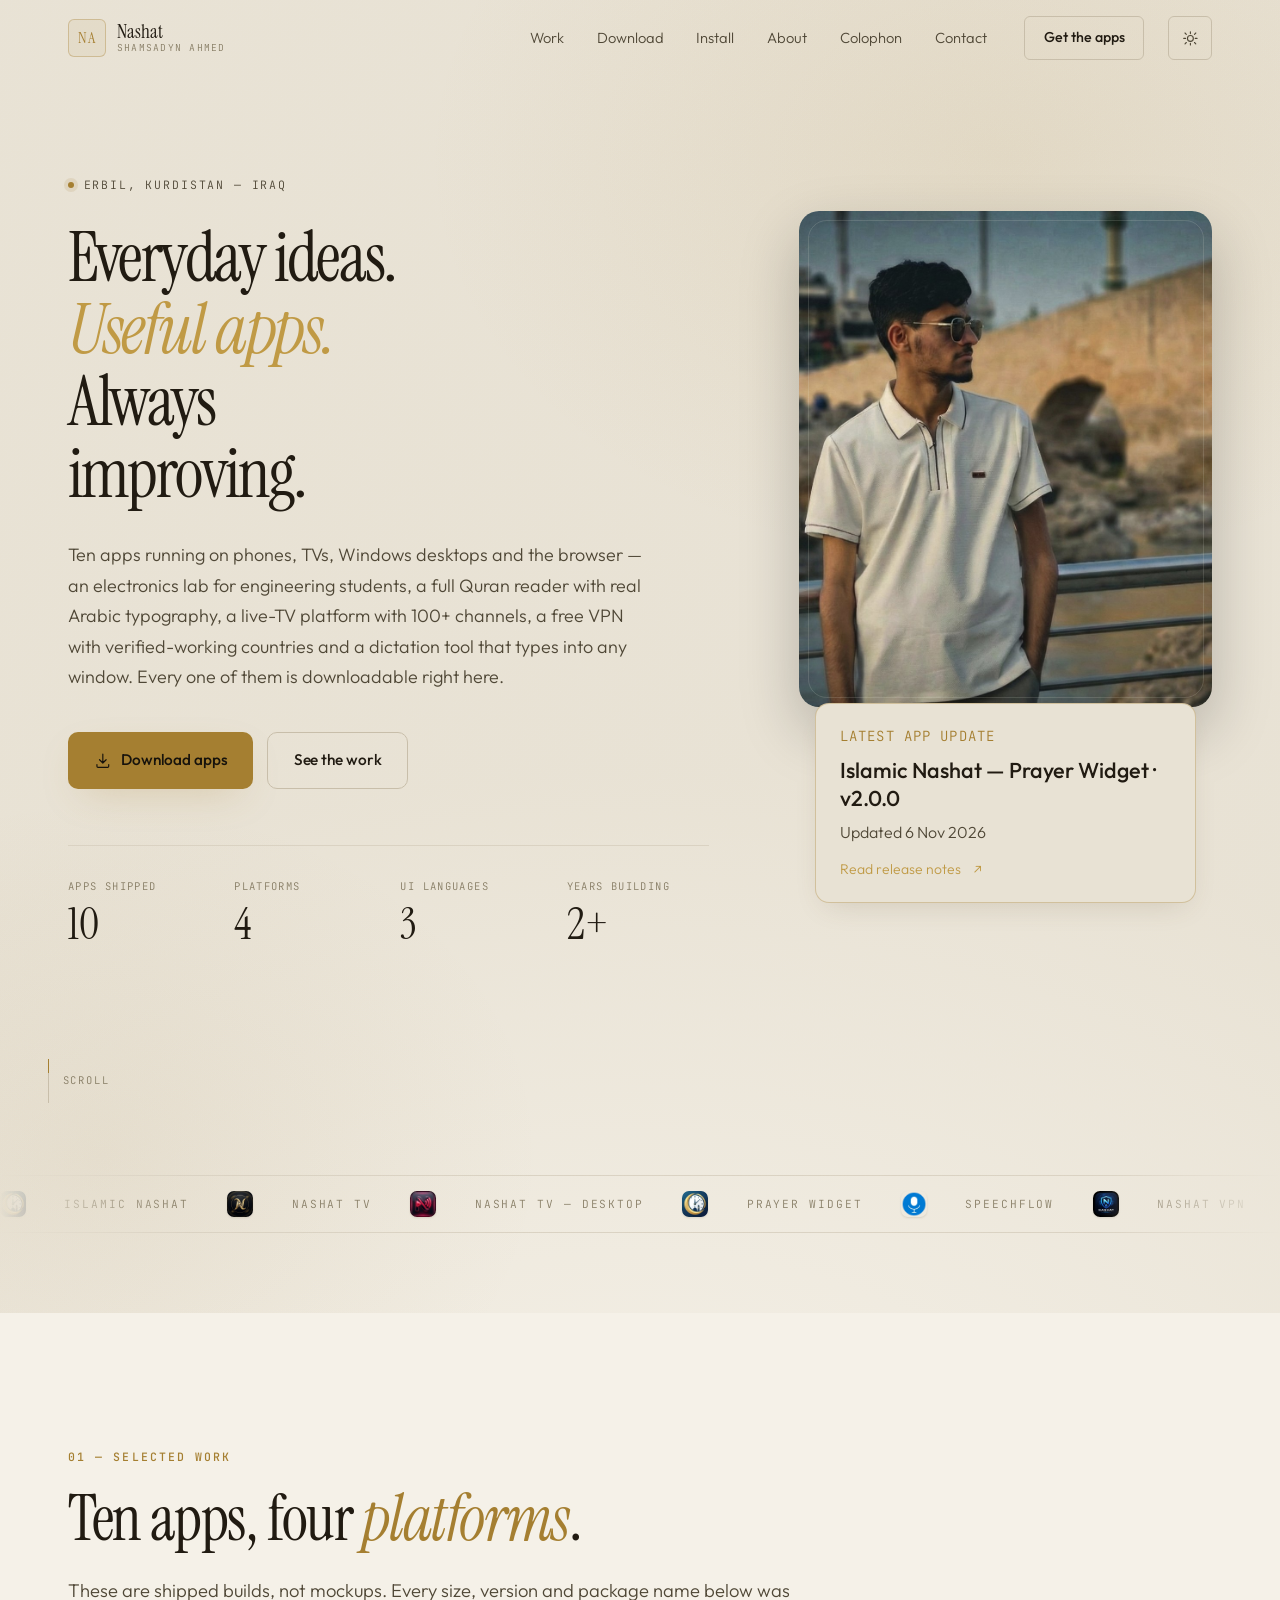
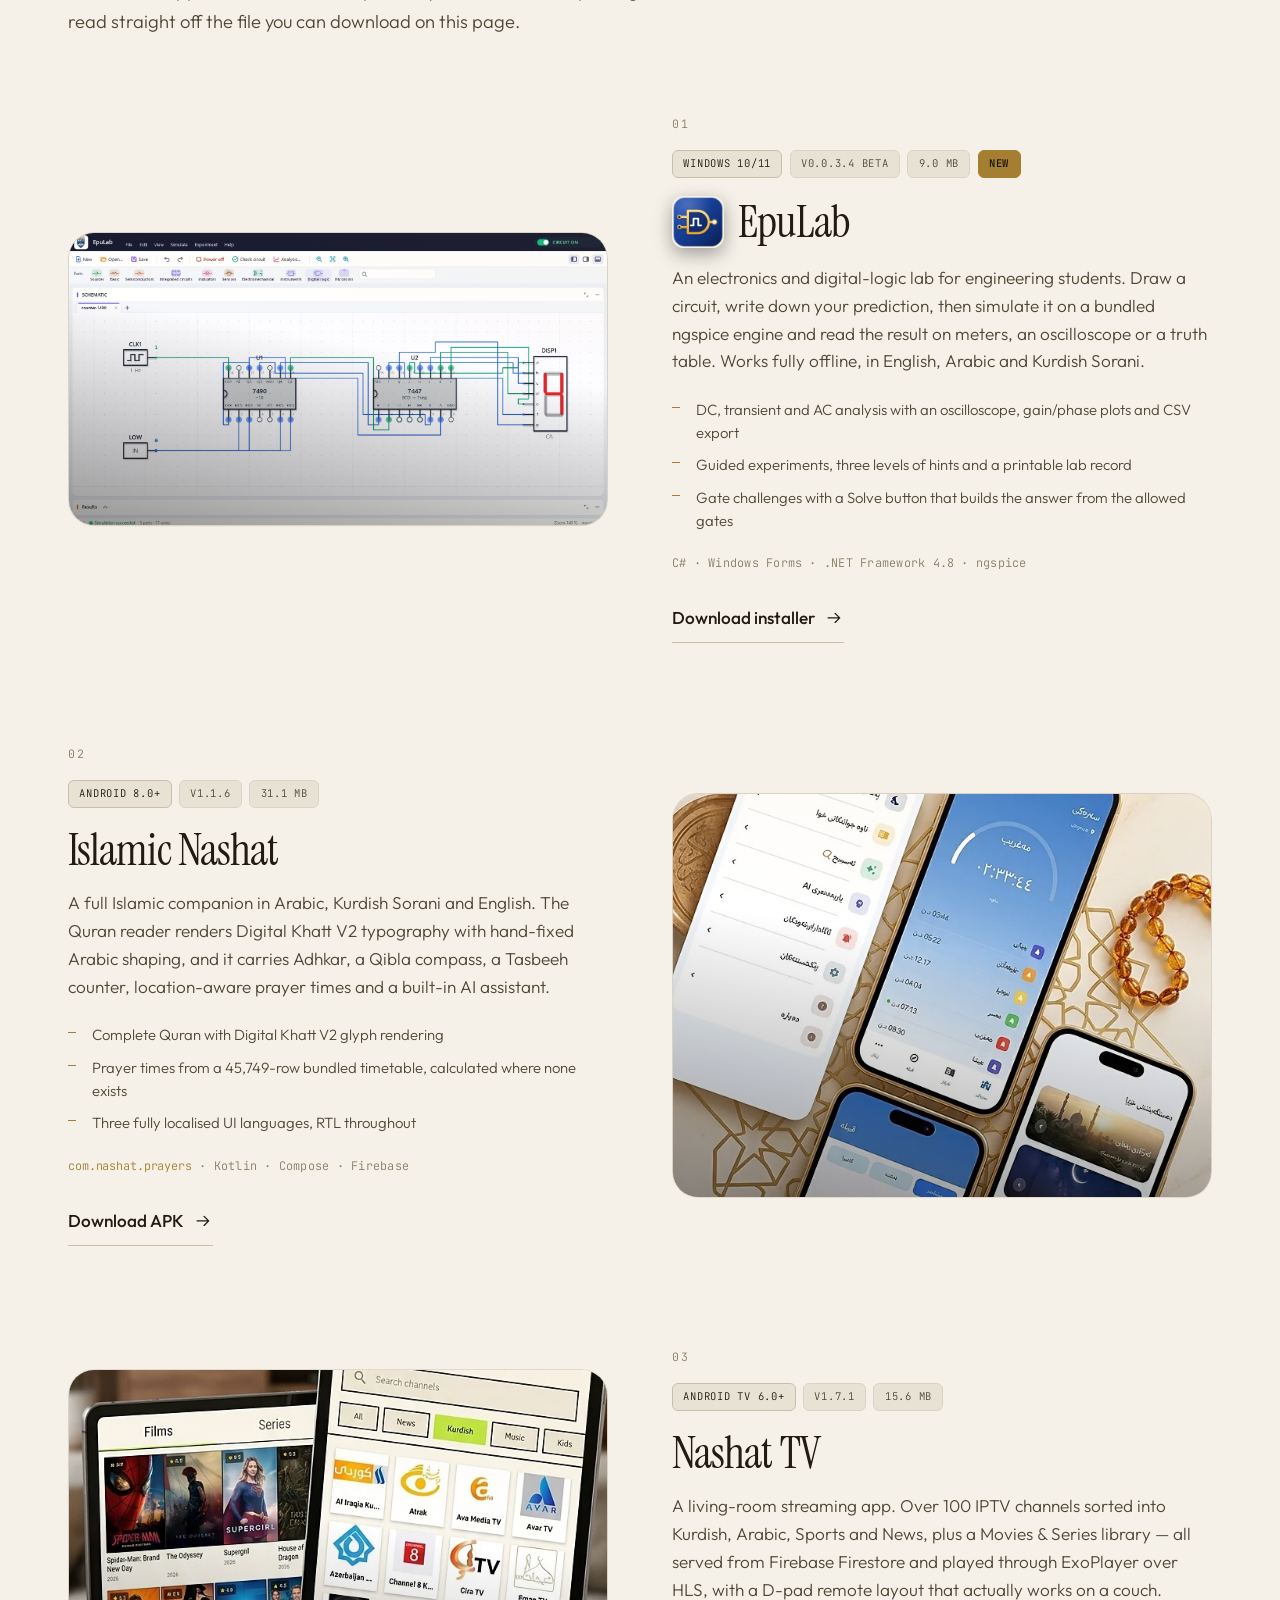
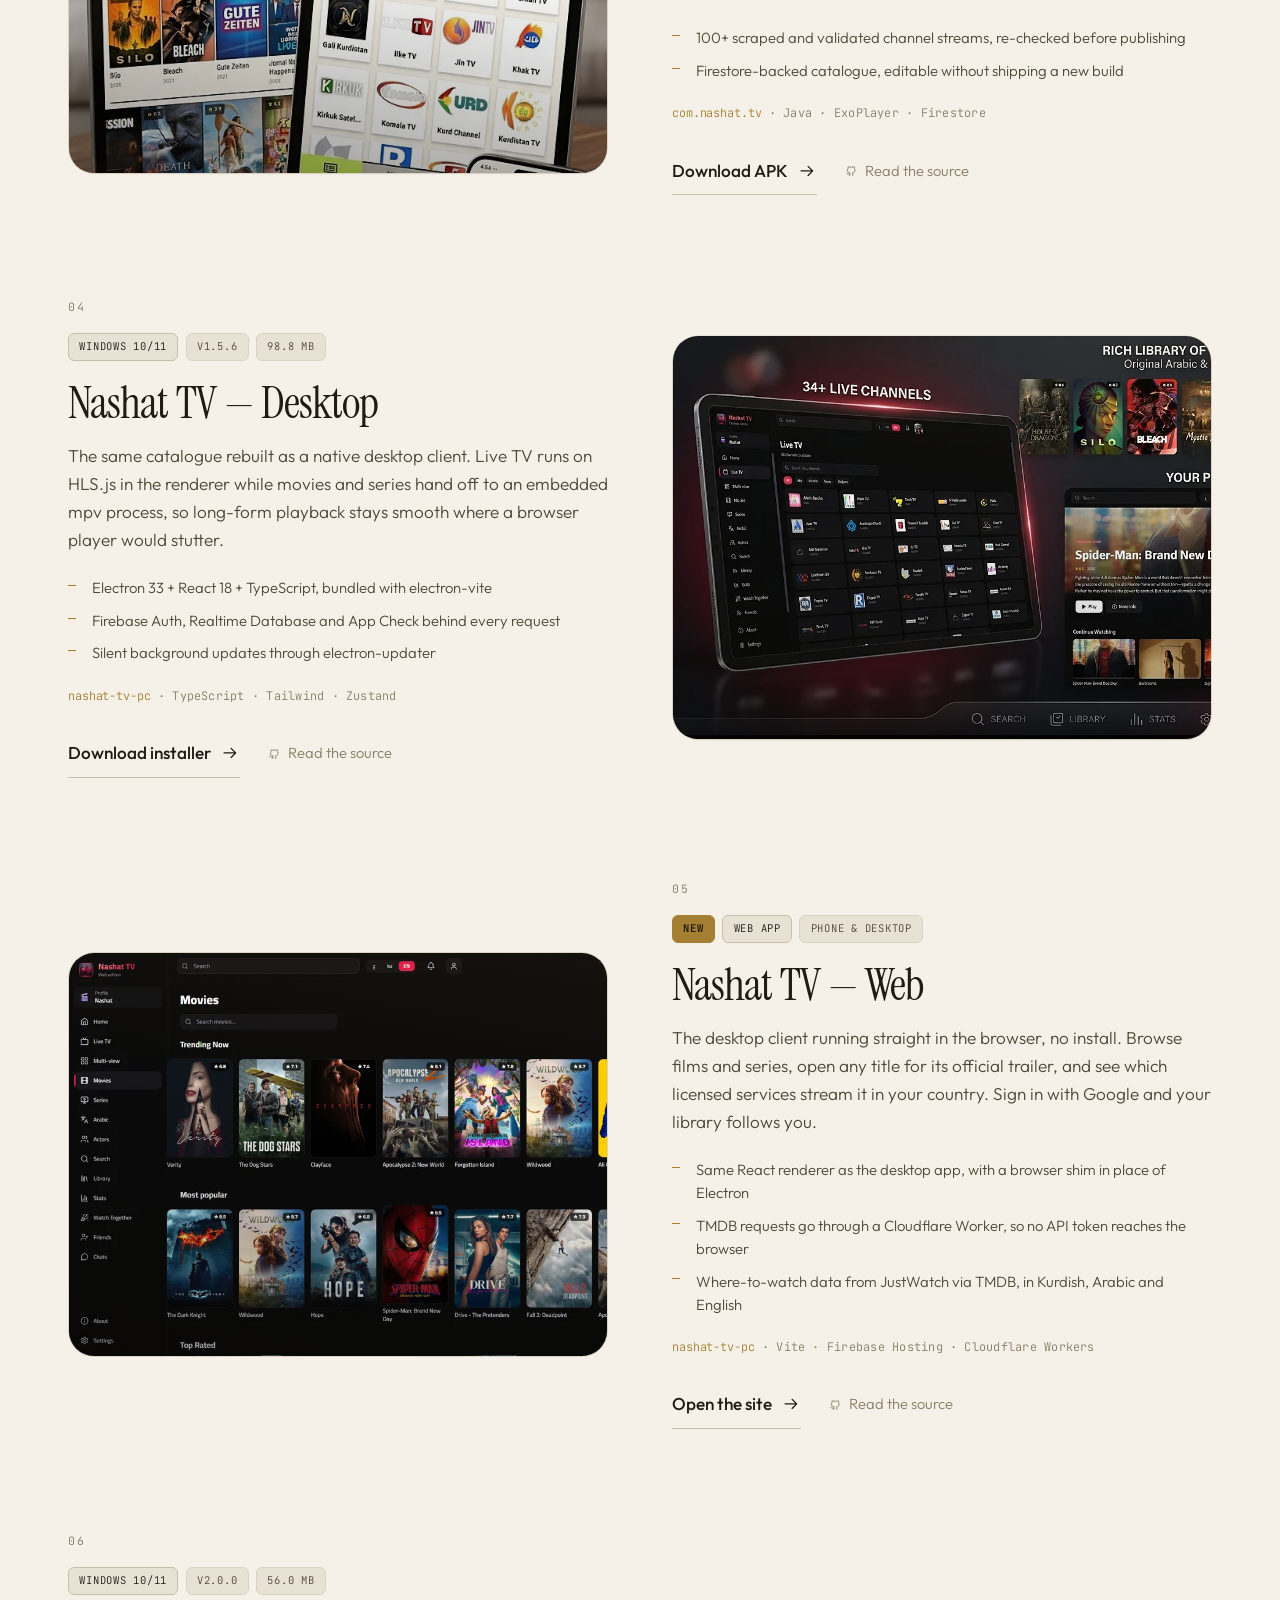
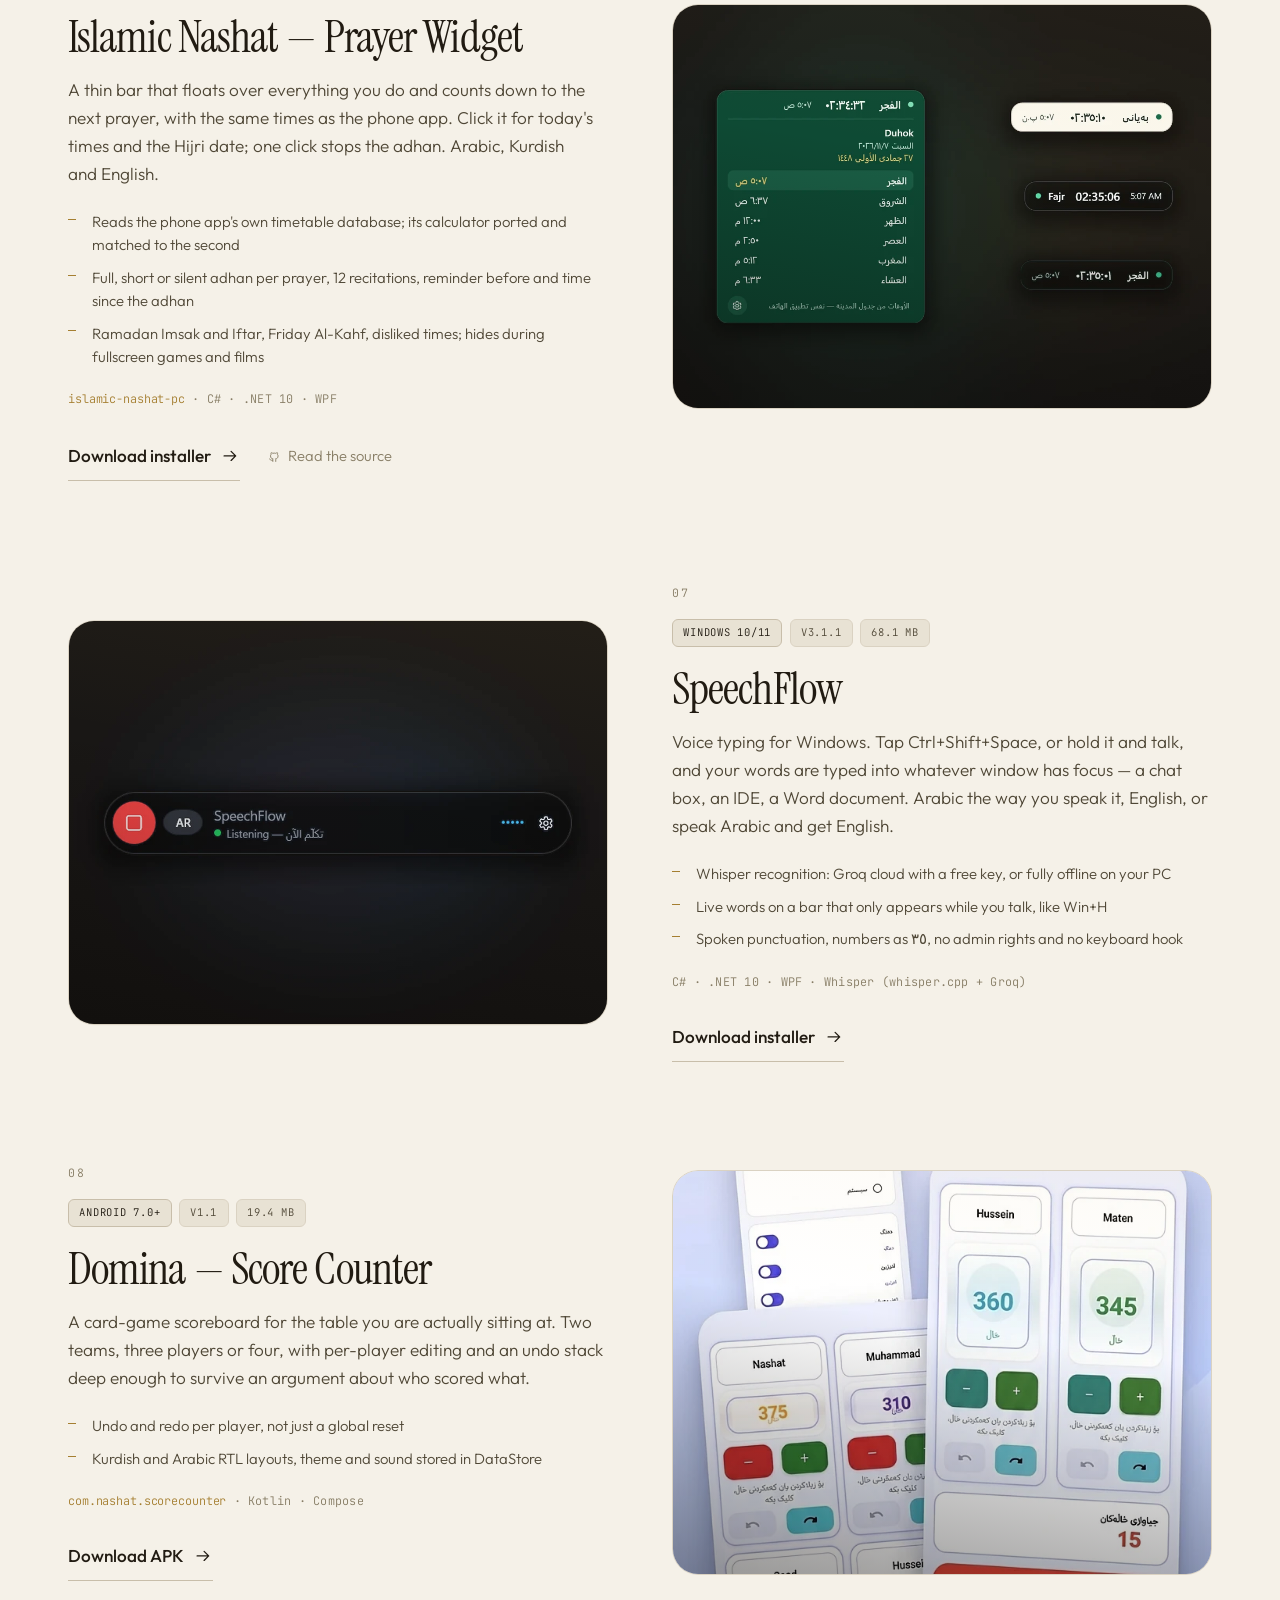
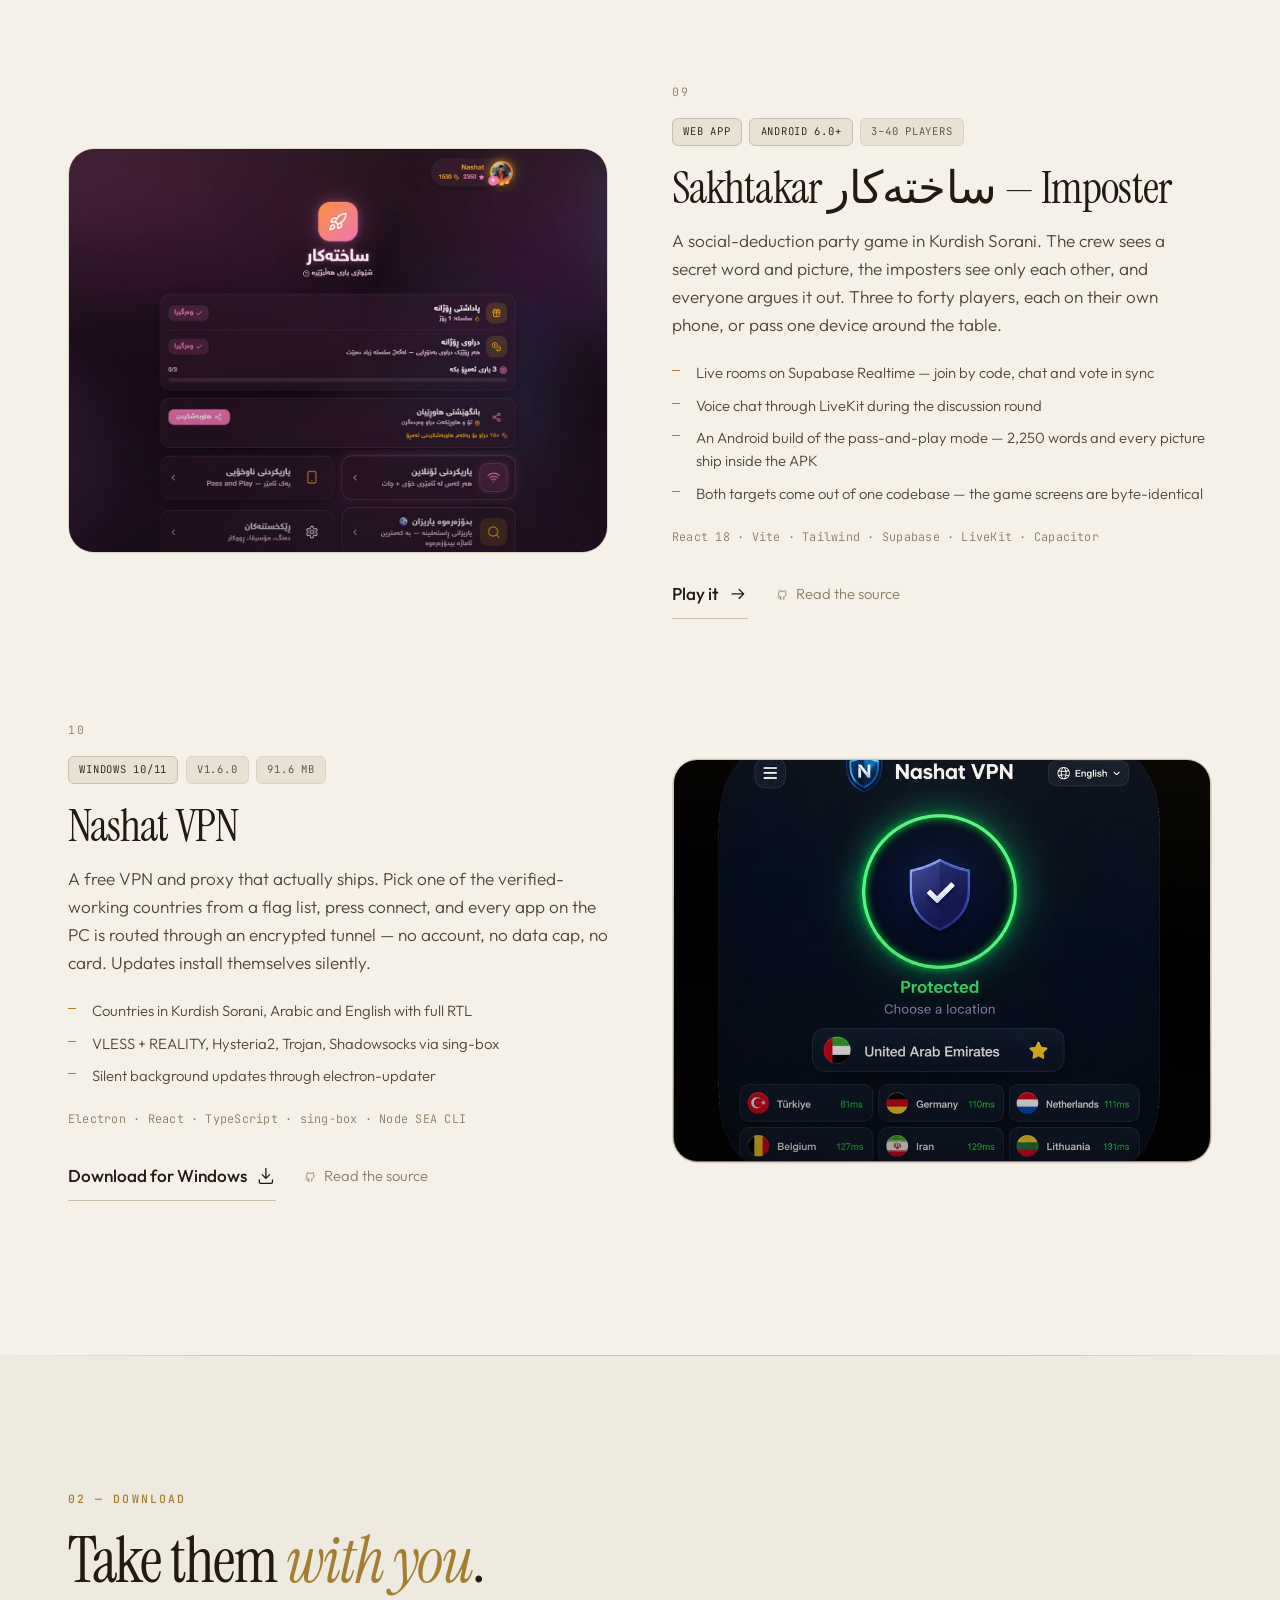
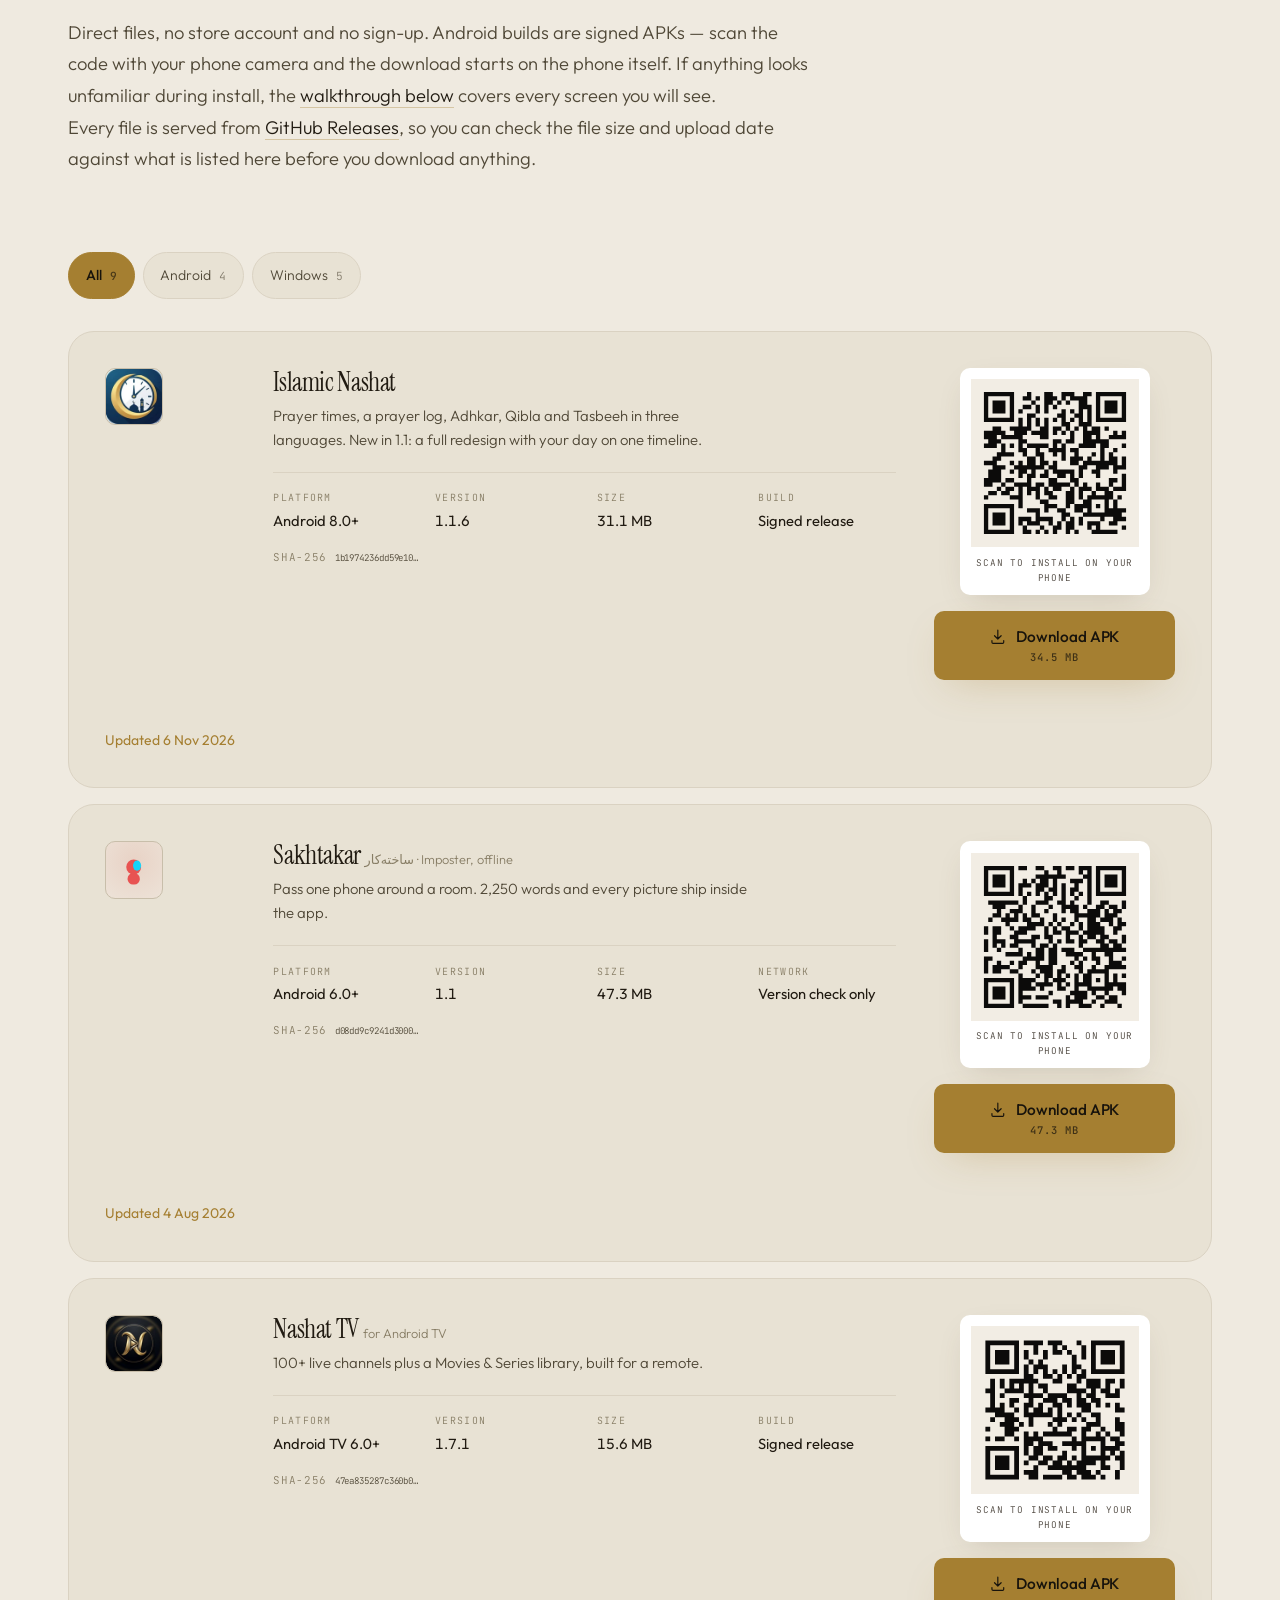
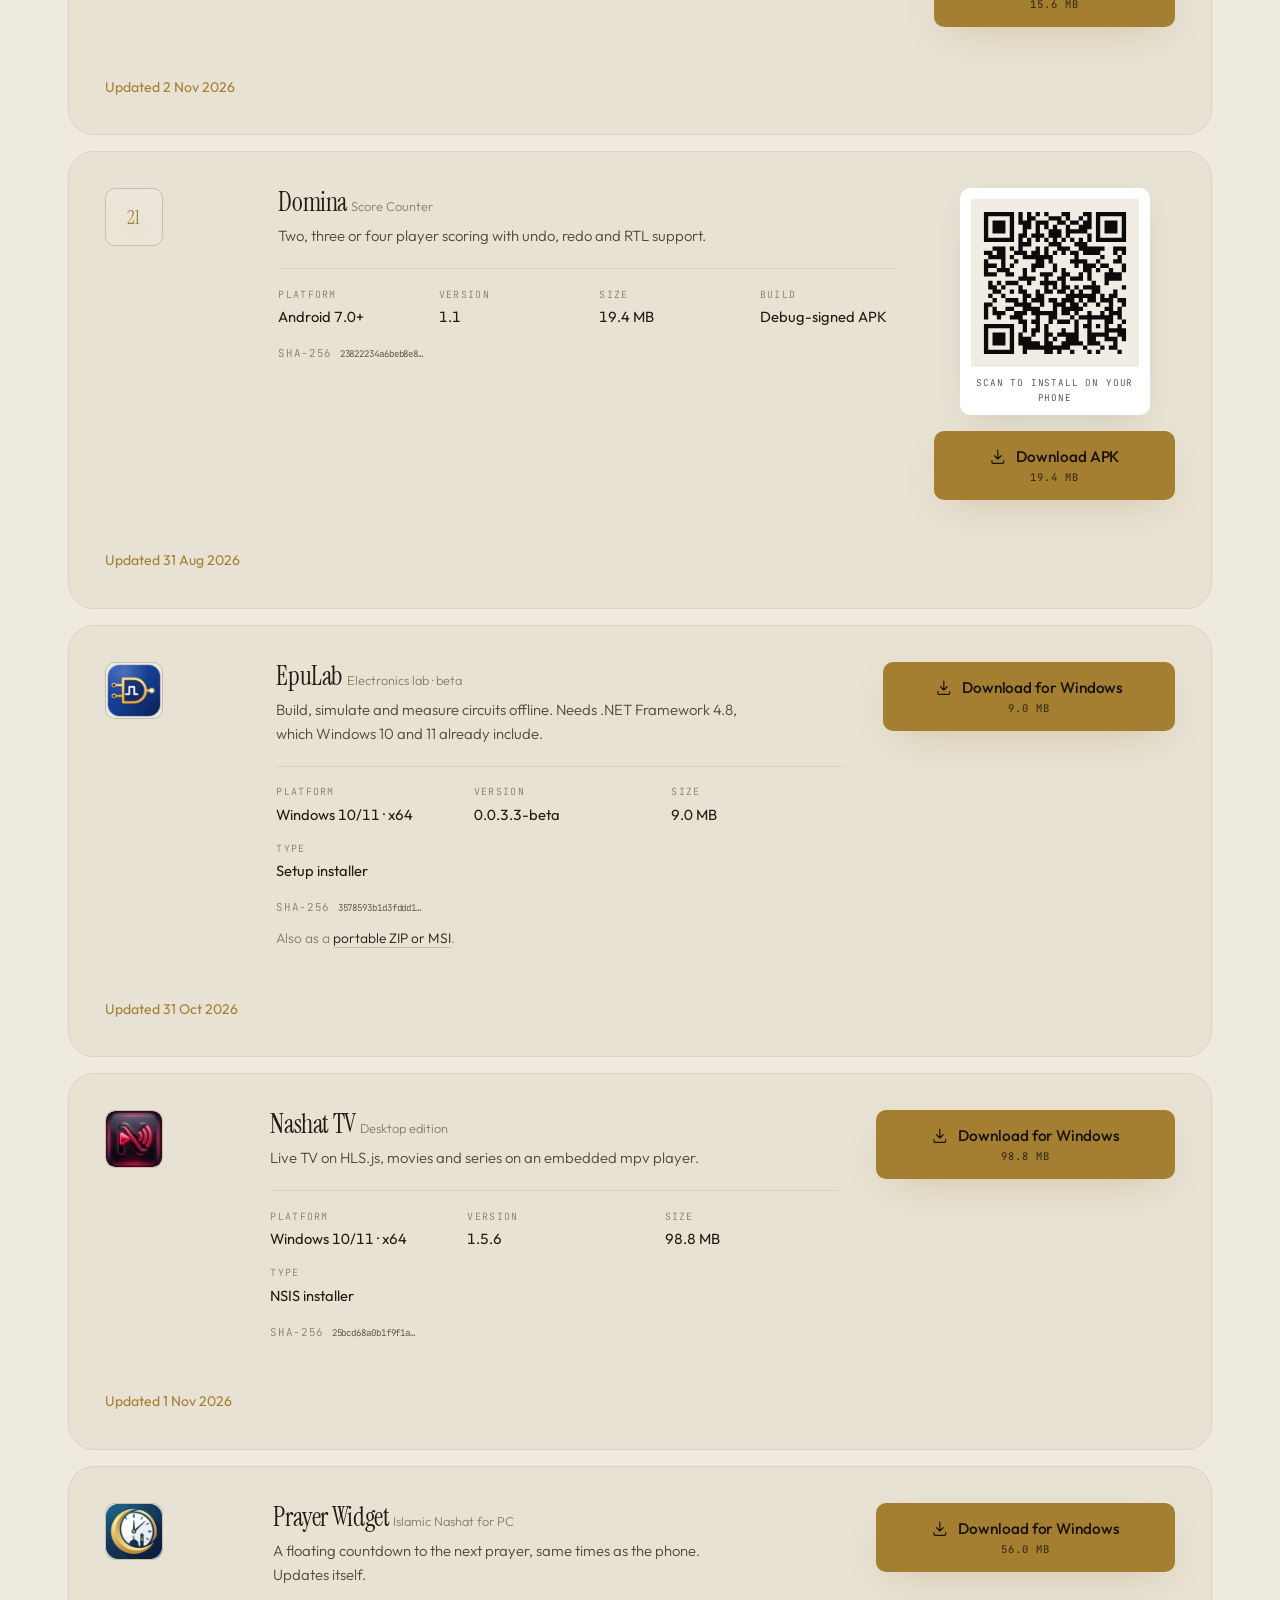
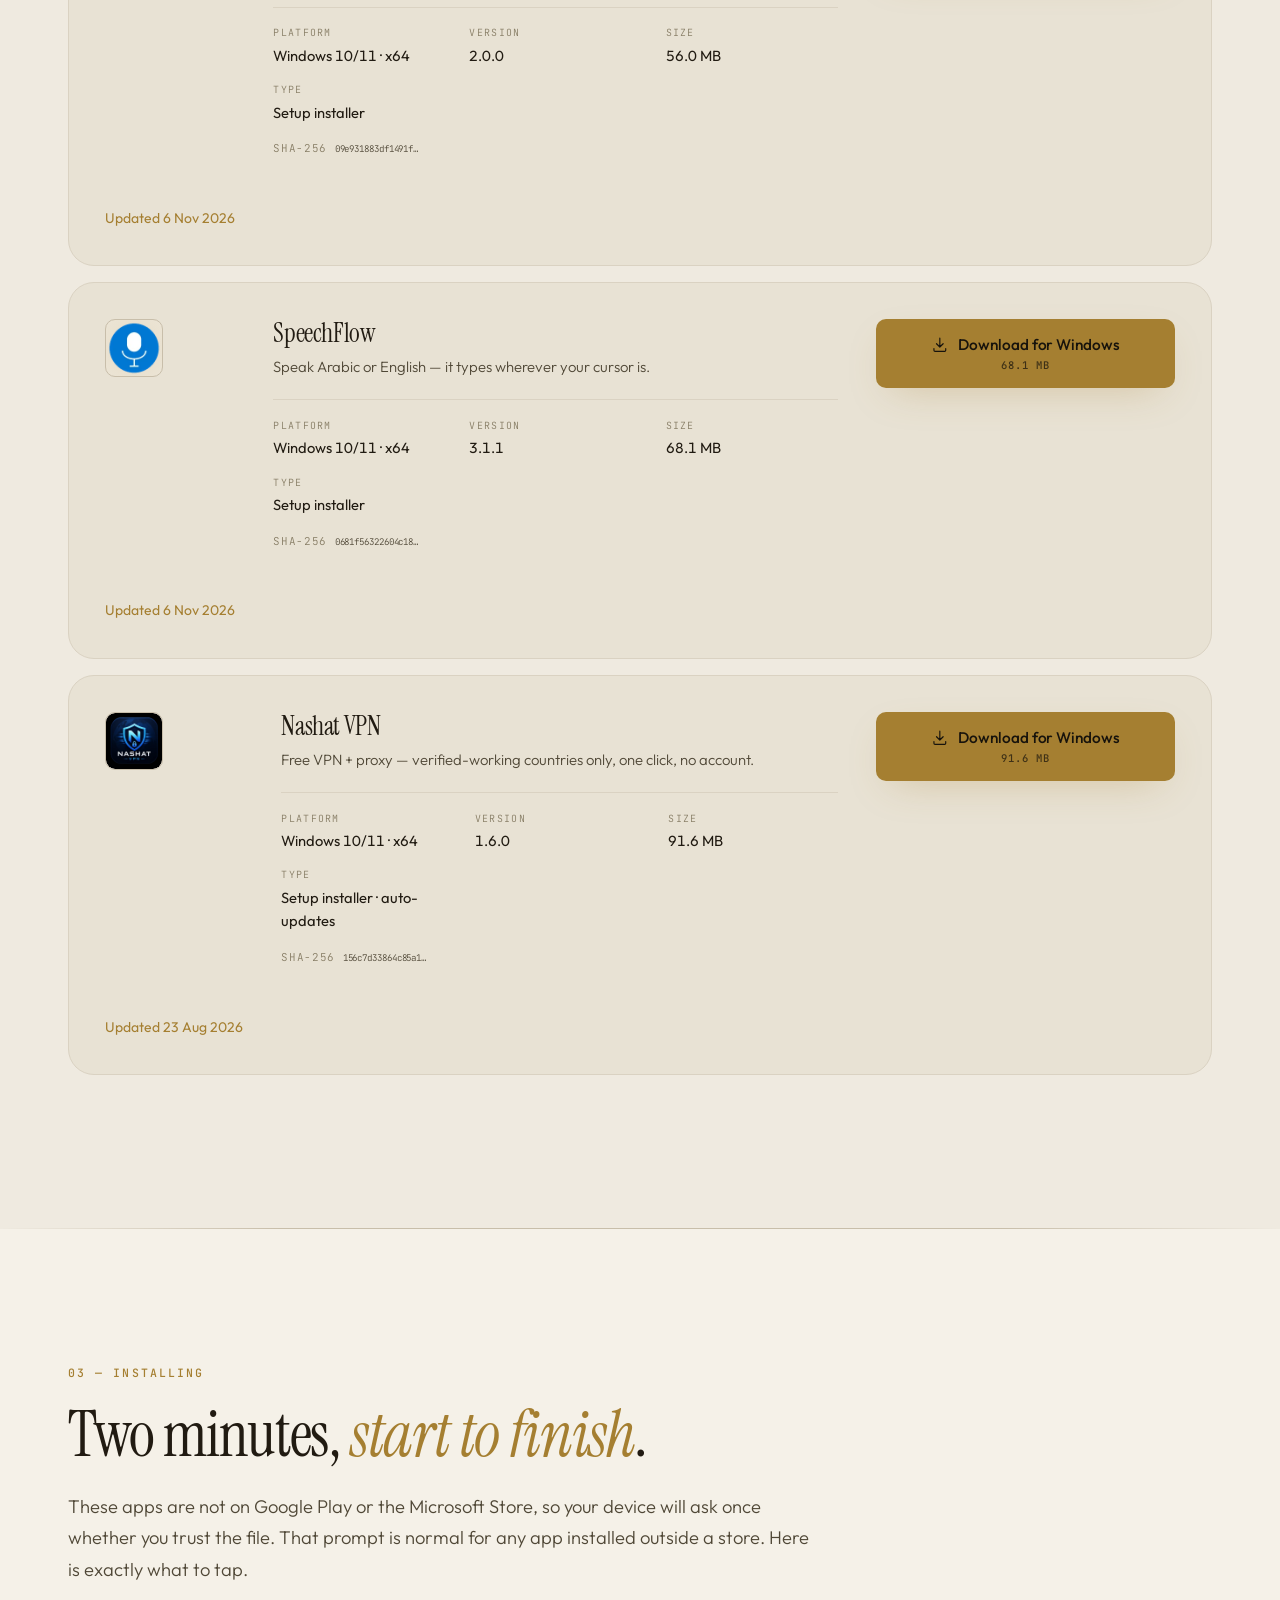
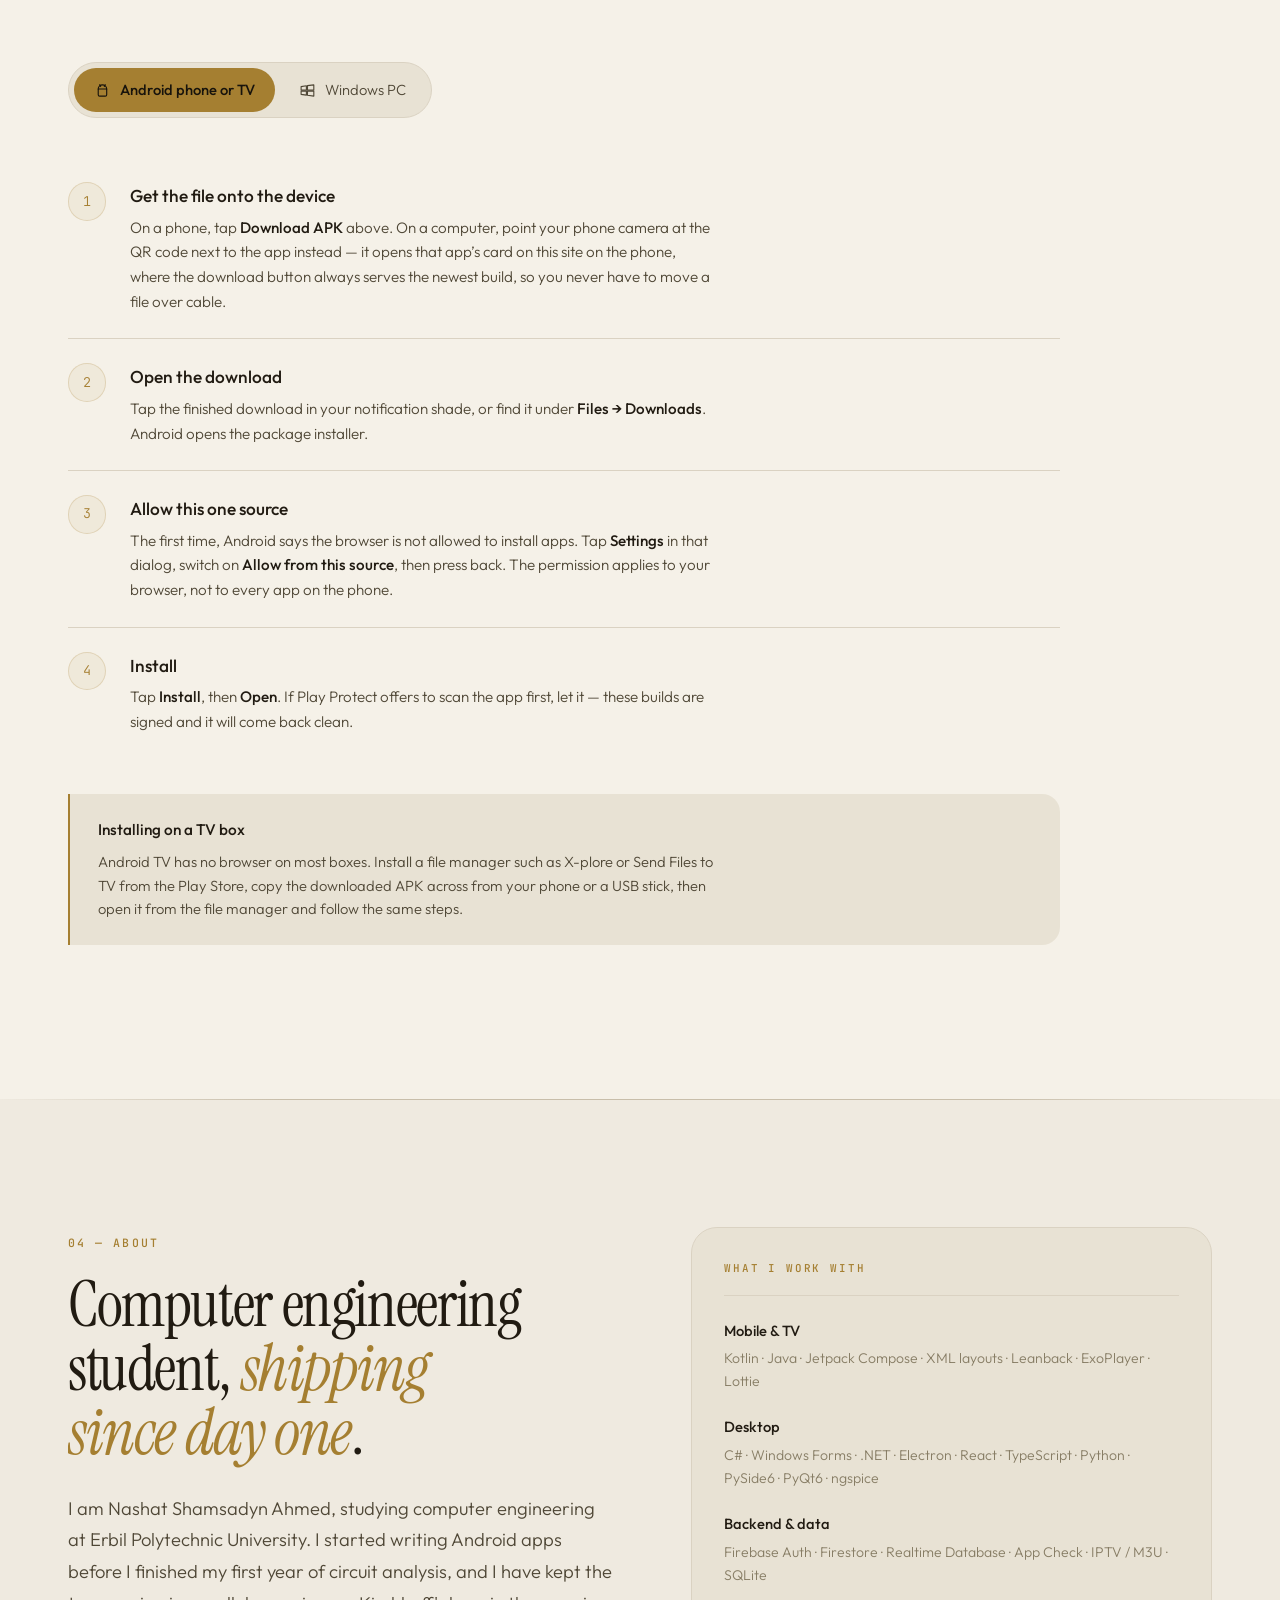
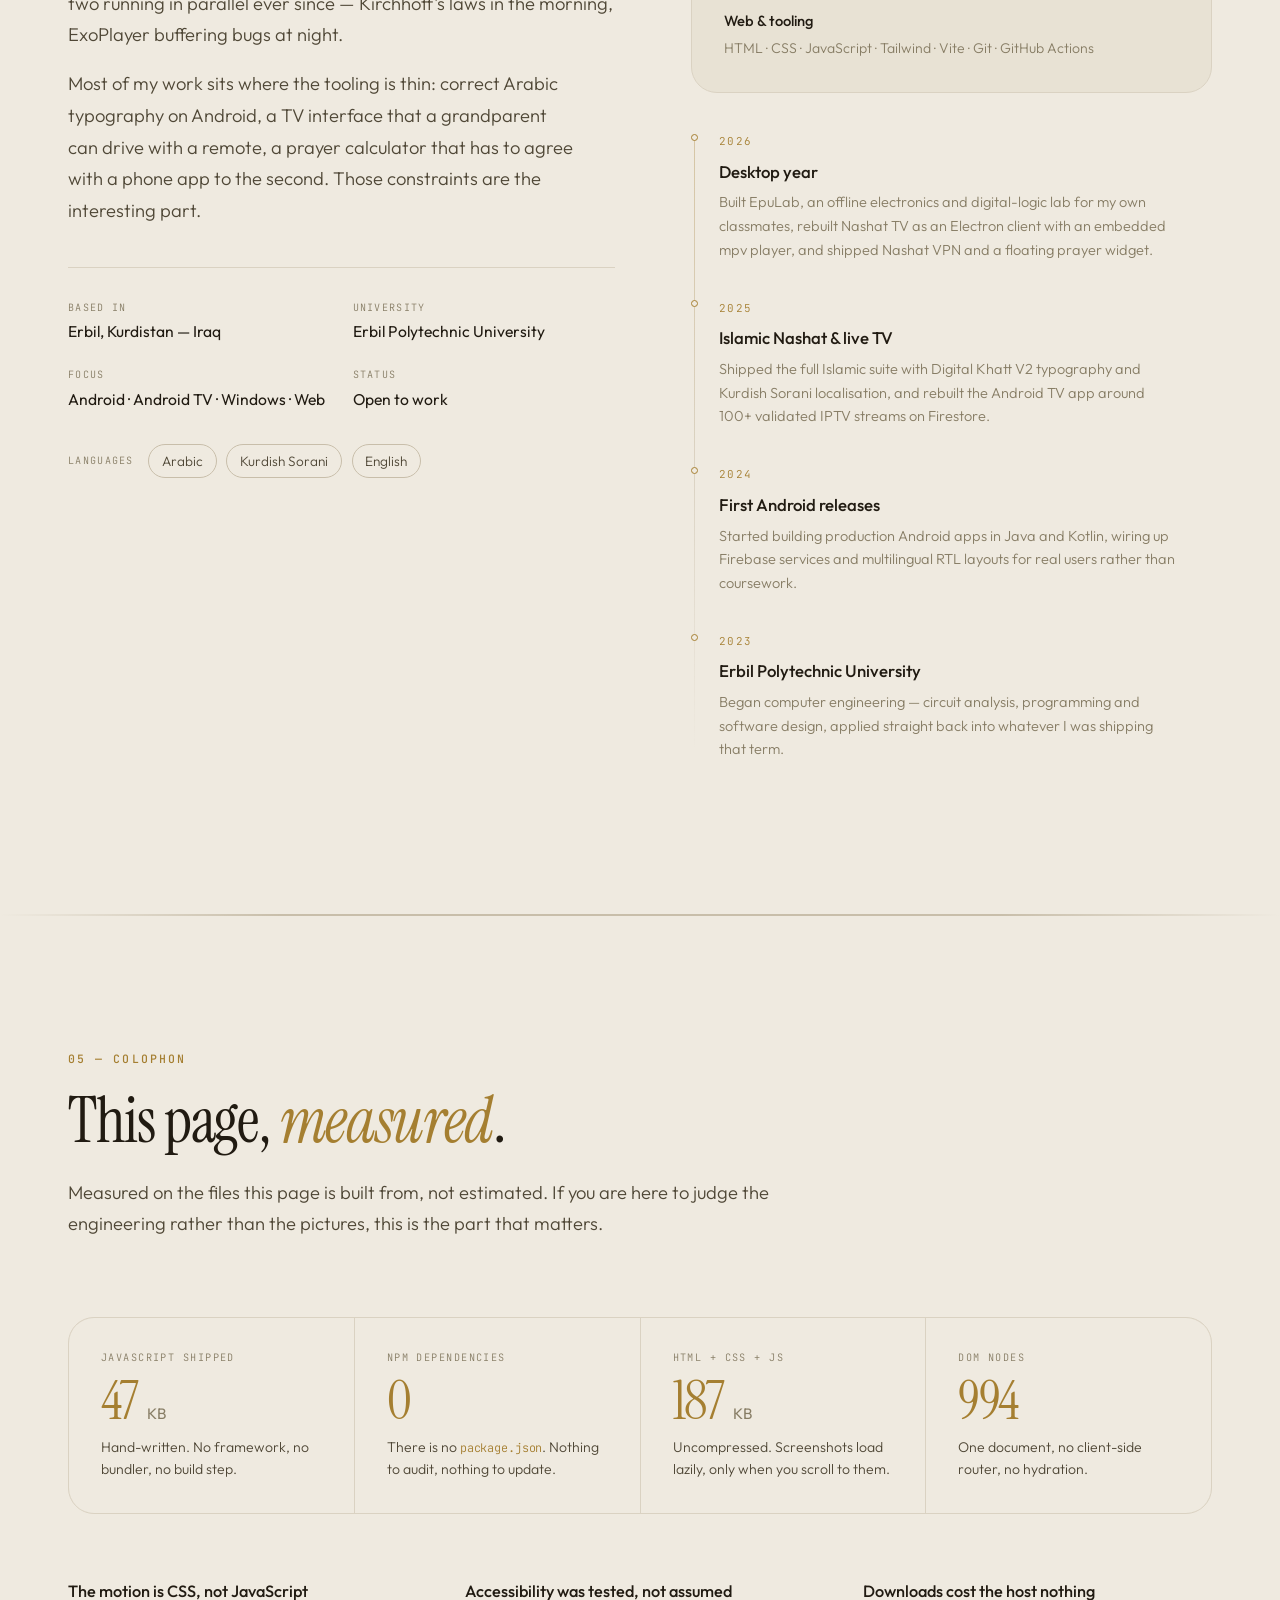
<file: index.html>
<!DOCTYPE html>
<html lang="en">
<head>
  <meta charset="UTF-8">
  <meta name="viewport" content="width=device-width, initial-scale=1.0">
  <title>Nashat Shamsadyn Ahmed — Android, TV &amp; Windows apps</title>
  <meta name="description" content="Portfolio of Nashat Shamsadyn Ahmed. Ten shipped apps for Android, Android TV, Windows and the web — EpuLab, Islamic Nashat, Nashat TV, Nashat VPN, SpeechFlow and more. Direct APK and installer downloads.">
  <meta name="author" content="Nashat Shamsadyn Ahmed">
  <meta name="theme-color" content="#0C0B0A" media="(prefers-color-scheme: dark)">
  <meta name="theme-color" content="#F5F1E8" media="(prefers-color-scheme: light)">
  <link rel="canonical" href="https://iosbb0.web.app/">

  <meta property="og:type" content="website">
  <meta property="og:url" content="https://iosbb0.web.app/">
  <meta property="og:title" content="Nashat Shamsadyn Ahmed — Android, TV &amp; Windows apps">
  <meta property="og:description" content="Ten shipped apps for Android, Android TV, Windows and the web. Direct APK and installer downloads, no store account needed.">
  <meta property="og:image" content="https://iosbb0.web.app/assets/og-cover.png">
  <meta property="og:image:width" content="1200">
  <meta property="og:image:height" content="630">
  <meta property="og:image:alt" content="I build apps that ship, not demos — Nashat Shamsadyn Ahmed">
  <meta property="og:locale" content="en_US">
  <meta name="twitter:card" content="summary_large_image">
  <meta name="twitter:title" content="Nashat Shamsadyn Ahmed — Android, TV &amp; Windows apps">
  <meta name="twitter:description" content="Ten shipped apps for Android, Android TV, Windows and the web. Direct APK and installer downloads, no store account needed.">
  <meta name="twitter:image" content="https://iosbb0.web.app/assets/og-cover.png">

  <!-- PWA -->
  <link rel="manifest" href="/manifest.webmanifest">
  <link rel="icon" href="assets/favicon.svg" type="image/svg+xml">
  <link rel="icon" href="/assets/icon-192.png" type="image/png" sizes="192x192">
  <link rel="apple-touch-icon" href="/assets/icon-192.png">

  <link rel="preconnect" href="https://fonts.googleapis.com">
  <link rel="preconnect" href="https://fonts.gstatic.com" crossorigin>
  <link href="https://fonts.googleapis.com/css2?family=Instrument+Serif:ital@0;1&family=Outfit:wght@300;400;500;600&family=JetBrains+Mono:wght@400;500&display=swap" rel="stylesheet">
  <script>/* Theme before first paint — no flash */(function(){try{var t=localStorage.getItem('nas-theme');if(t==='light'||(!t&&window.matchMedia('(prefers-color-scheme: light)').matches)){document.documentElement.setAttribute('data-theme','light')}}catch(e){}})();</script>
  <link rel="stylesheet" href="styles.css?v=35">
  <link rel="stylesheet" href="release-updates.css?v=2">

  <script type="application/ld+json" id="jsonld-data">
  {
    "@context": "https://schema.org",
    "@graph": [
      {
        "@type": "Person",
        "@id": "https://iosbb0.web.app/#nashat",
        "name": "Nashat Shamsadyn Ahmed",
        "url": "https://iosbb0.web.app/",
        "image": "https://iosbb0.web.app/assets/profile.jpg",
        "jobTitle": "Android, TV and Windows application developer",
        "email": "mailto:nashatgameryt17@gmail.com",
        "knowsLanguage": ["ar", "ckb", "en"],
        "address": {
          "@type": "PostalAddress",
          "addressLocality": "Erbil",
          "addressRegion": "Kurdistan",
          "addressCountry": "IQ"
        },
        "alumniOf": {
          "@type": "CollegeOrUniversity",
          "name": "Erbil Polytechnic University"
        },
        "knowsAbout": ["Android development", "Android TV", "Kotlin", "Java", "Jetpack Compose",
                       "Firebase", "Electron", "Python", "C#", ".NET", "IPTV streaming", "Circuit simulation"],
        "sameAs": [
          "https://github.com/NashatShamsadyn7",
          "https://t.me/iosbb",
          "https://instagram.com/iosbb0"
        ]
      },
      {
        "@type": "WebSite",
        "@id": "https://iosbb0.web.app/#site",
        "url": "https://iosbb0.web.app/",
        "name": "Nashat Shamsadyn Ahmed — portfolio",
        "inLanguage": "en",
        "author": { "@id": "https://iosbb0.web.app/#nashat" }
      },
      {
        "@type": "SoftwareApplication",
        "name": "Islamic Nashat",
        "applicationCategory": "LifestyleApplication",
        "operatingSystem": "Android 8.0+",
        "softwareVersion": "1.1.6",
        "fileSize": "31.1 MB",
        "downloadUrl": "https://github.com/NashatShamsadyn7/app-downloads/releases/download/v2026.11.02/Islamic-Nashat.apk",
        "description": "Quran reader with Digital Khatt V2 typography, Adhkar, Qibla compass, Tasbeeh counter and prayer times in Arabic, Kurdish Sorani and English.",
        "inLanguage": ["ar", "ckb", "en"],
        "author": { "@id": "https://iosbb0.web.app/#nashat" },
        "offers": { "@type": "Offer", "price": "0", "priceCurrency": "USD" }
      },
      {
        "@type": "SoftwareApplication",
        "name": "Nashat TV",
        "applicationCategory": "MultimediaApplication",
        "operatingSystem": "Android TV 6.0+",
        "softwareVersion": "1.7.1",
        "fileSize": "15.6 MB",
        "downloadUrl": "https://github.com/NashatShamsadyn7/app-downloads/releases/download/v2026.11.02/app-release.apk",
        "description": "Live TV with 100+ IPTV channels plus a Movies and Series library, streamed over HLS and served from Firebase Firestore.",
        "author": { "@id": "https://iosbb0.web.app/#nashat" },
        "offers": { "@type": "Offer", "price": "0", "priceCurrency": "USD" }
      },
      {
        "@type": "SoftwareApplication",
        "name": "Nashat TV — Desktop",
        "applicationCategory": "MultimediaApplication",
        "operatingSystem": "Windows 10, Windows 11",
        "softwareVersion": "1.5.6",
        "fileSize": "98.8 MB",
        "downloadUrl": "https://github.com/NashatShamsadyn7/nashat-tv-pc/releases/download/v1.5.6/Nashat-TV-Setup-1.5.6.exe",
        "description": "Desktop client for Nashat TV built on Electron and React, with HLS.js for live channels and an embedded mpv player for movies and series.",
        "author": { "@id": "https://iosbb0.web.app/#nashat" },
        "offers": { "@type": "Offer", "price": "0", "priceCurrency": "USD" }
      },
      {
        "@type": "WebApplication",
        "name": "Nashat TV — Web",
        "applicationCategory": "EntertainmentApplication",
        "operatingSystem": "Any (web browser)",
        "url": "https://nashat-tv-watch.web.app/",
        "description": "Browser edition of Nashat TV: browse films and series, watch official trailers and find licensed streaming services for each title.",
        "author": { "@id": "https://iosbb0.web.app/#nashat" },
        "offers": { "@type": "Offer", "price": "0", "priceCurrency": "USD" }
      },
      {
        "@type": "SoftwareApplication",
        "name": "Islamic Nashat — Prayer Widget",
        "applicationCategory": "UtilitiesApplication",
        "operatingSystem": "Windows 10, Windows 11",
        "softwareVersion": "2.0.0",
        "fileSize": "56.0 MB",
        "downloadUrl": "https://github.com/NashatShamsadyn7/app-downloads/releases/download/v2026.08.04/IslamicNashat-Setup.exe",
        "description": "A floating always-on-top widget that counts down to the next prayer with the same times as the Islamic Nashat phone app, a one-click stop for the adhan, Ramadan, Friday and Hijri date, in Arabic, Kurdish and English.",
        "author": { "@id": "https://iosbb0.web.app/#nashat" },
        "offers": { "@type": "Offer", "price": "0", "priceCurrency": "USD" }
      },
      {
        "@type": "SoftwareApplication",
        "name": "SpeechFlow",
        "applicationCategory": "UtilitiesApplication",
        "operatingSystem": "Windows 10, Windows 11",
        "softwareVersion": "3.1.1",
        "fileSize": "68.1 MB",
        "downloadUrl": "https://github.com/NashatShamsadyn7/app-downloads/releases/download/v2026.08.04/SpeechFlow-Setup.exe",
        "description": "Voice typing for Windows: speak Arabic or English and it types into whatever window has focus, with live words while you talk and an Arabic-to-English translate mode.",
        "author": { "@id": "https://iosbb0.web.app/#nashat" },
        "offers": { "@type": "Offer", "price": "0", "priceCurrency": "USD" }
      },
      {
        "@type": "WebApplication",
        "name": "Sakhtakar (ساختەکار) — Imposter",
        "applicationCategory": "GameApplication",
        "operatingSystem": "Any",
        "browserRequirements": "Requires JavaScript",
        "url": "https://iosbb.pages.dev/",
        "inLanguage": "ckb",
        "description": "A social-deduction party game in Kurdish Sorani for three to forty players, with real-time rooms, live chat and voice, and a global leaderboard.",
        "author": { "@id": "https://iosbb0.web.app/#nashat" },
        "offers": { "@type": "Offer", "price": "0", "priceCurrency": "USD" }
      },
      {
        "@type": "SoftwareApplication",
        "name": "Domina — Score Counter",
        "applicationCategory": "GameApplication",
        "operatingSystem": "Android 7.0+",
        "softwareVersion": "1.1",
        "fileSize": "19.4 MB",
        "downloadUrl": "https://github.com/NashatShamsadyn7/app-downloads/releases/download/v2026.08.31/Domina-Score-Counter.apk",
        "description": "A card-game scoreboard for two, three or four players with per-player undo and redo, in Kurdish and Arabic RTL layouts.",
        "author": { "@id": "https://iosbb0.web.app/#nashat" },
        "offers": { "@type": "Offer", "price": "0", "priceCurrency": "USD" }
      },
      {
        "@type": "SoftwareApplication",
        "name": "Nashat VPN",
        "applicationCategory": "UtilitiesApplication",
        "operatingSystem": "Windows 10, Windows 11",
        "softwareVersion": "1.6.0",
        "fileSize": "91.6 MB",
        "downloadUrl": "https://github.com/NashatShamsadyn7/app-downloads/releases/download/v2026.08.04/NashatVPN-Setup-1.6.0.exe",
        "description": "A free VPN and proxy for Windows with verified-working countries, one-click connect and silent auto-updates.",
        "author": { "@id": "https://iosbb0.web.app/#nashat" },
        "offers": { "@type": "Offer", "price": "0", "priceCurrency": "USD" }
      },
      {
        "@type": "SoftwareApplication",
        "name": "EpuLab",
        "applicationCategory": "EducationalApplication",
        "operatingSystem": "Windows 10, Windows 11",
        "softwareVersion": "0.0.3.3-beta",
        "fileSize": "9.0 MB",
        "downloadUrl": "https://github.com/NashatShamsadyn7/EpuLab-releases/releases/download/v0.0.3.3-beta/EpuLab-0.0.3.3-beta-Setup-x64.exe",
        "description": "An offline electronics and digital-logic lab for engineering students: circuit editing, ngspice simulation, an oscilloscope, guided experiments and gate challenges in English, Arabic and Kurdish Sorani.",
        "inLanguage": ["en", "ar", "ckb"],
        "author": { "@id": "https://iosbb0.web.app/#nashat" },
        "offers": { "@type": "Offer", "price": "0", "priceCurrency": "USD" }
      }
    ]
  }
  </script>
</head>
<body>

<a href="#main" class="skip-link">Skip to content</a>
<div class="progress" aria-hidden="true"></div>
<div class="grain" aria-hidden="true"></div>

<!-- ══════════ NAV ══════════ -->
<header class="nav" id="nav">
  <div class="shell nav-inner">
    <a href="#top" class="brand" aria-label="Nashat Shamsadyn Ahmed — home">
      <span class="brand-mark">NA</span>
      <span class="brand-text">Nashat<span class="brand-sub">Shamsadyn Ahmed</span></span>
    </a>

    <nav class="nav-links" aria-label="Primary">
      <a href="#work">Work</a>
      <a href="#download">Download</a>
      <a href="#install">Install</a>
      <a href="#about">About</a>
      <a href="#colophon">Colophon</a>
      <a href="#contact">Contact</a>
    </nav>

    <a href="#download" class="nav-cta">Get the apps</a>

    <button class="theme-toggle" id="themeToggle" aria-label="Switch to light theme" title="Light / dark">
      <svg class="ico ico-moon" viewBox="0 0 24 24" aria-hidden="true"><path d="M21 12.8A9 9 0 1 1 11.2 3a7 7 0 0 0 9.8 9.8Z"/></svg>
      <svg class="ico ico-sun" viewBox="0 0 24 24" aria-hidden="true"><circle cx="12" cy="12" r="4.2"/><path d="M12 2.5v2.6M12 18.9v2.6M4.3 4.3l1.85 1.85M17.85 17.85l1.85 1.85M2.5 12h2.6M18.9 12h2.6M4.3 19.7l1.85-1.85M17.85 6.15l1.85-1.85"/></svg>
    </button>

    <button class="nav-toggle" id="navToggle" aria-label="Open menu" aria-expanded="false" aria-controls="mobileDrawer">
      <span></span><span></span>
    </button>
  </div>
</header>

<div id="mobileDrawer" class="drawer" hidden>
  <nav class="drawer-links" aria-label="Mobile">
    <a href="#work"><span class="drawer-n">01</span> Work</a>
    <a href="#download"><span class="drawer-n">02</span> Download</a>
    <a href="#install"><span class="drawer-n">03</span> Install</a>
    <a href="#about"><span class="drawer-n">04</span> About</a>
    <a href="#colophon"><span class="drawer-n">05</span> Colophon</a>
    <a href="#contact"><span class="drawer-n">06</span> Contact</a>
  </nav>
  <p class="drawer-foot">Erbil, Kurdistan — Iraq</p>
</div>

<main id="main">

<!-- ══════════ HERO ══════════ -->
<section class="hero" id="top">
  <div class="hero-glow" aria-hidden="true"></div>
  <div class="shell hero-shell">

    <div class="hero-lead">
      <p class="eyebrow" data-anim="up">
        <span class="eyebrow-dot"></span> Erbil, Kurdistan — Iraq
      </p>

      <h1 class="display" data-anim="up" data-anim-delay="1">
        Everyday ideas.
        <em>Useful apps.</em>
        Always improving.
      </h1>

      <p class="hero-body" data-anim="up" data-anim-delay="2">
        Ten apps running on phones, TVs, Windows desktops and the browser — an electronics lab for engineering
        students, a full Quran reader with real Arabic typography, a live-TV platform with 100+ channels,
        a free VPN with verified-working countries and a dictation tool that types into any window.
        Every one of them is downloadable right here.
      </p>

      <div class="hero-actions" data-anim="up" data-anim-delay="3">
        <a href="#download" class="btn btn-solid">
          <svg viewBox="0 0 24 24" class="ico" aria-hidden="true"><path d="M12 3v12m0 0 4.5-4.5M12 15l-4.5-4.5M4 17v2.5A1.5 1.5 0 0 0 5.5 21h13a1.5 1.5 0 0 0 1.5-1.5V17"/></svg>
          Download apps
        </a>
        <a href="#work" class="btn btn-quiet">See the work</a>
      </div>

      <dl class="hero-stats" data-anim="up" data-anim-delay="4">
        <div class="stat">
          <dt class="stat-label">Apps shipped</dt>
          <dd class="stat-num" data-count="10">0</dd>
        </div>
        <div class="stat">
          <dt class="stat-label">Platforms</dt>
          <dd class="stat-num" data-count="4">0</dd>
        </div>
        <div class="stat">
          <dt class="stat-label">UI languages</dt>
          <dd class="stat-num" data-count="3">0</dd>
        </div>
        <div class="stat">
          <dt class="stat-label">Years building</dt>
          <dd class="stat-num" data-count="2" data-suffix="+">0</dd>
        </div>
      </dl>
    </div>

    <aside class="hero-side" data-anim="fade" data-anim-delay="3" aria-label="Latest release">
      <div class="portrait">
        <img src="assets/profile.jpg" alt="Portrait of Nashat Shamsadyn Ahmed" width="960" height="1200" loading="eager" fetchpriority="high">
        <span class="portrait-frame" aria-hidden="true"></span>
      </div>
      <a class="latest" id="latestAppUpdate" href="https://github.com/NashatShamsadyn7/EpuLab-releases/releases/tag/v0.0.3.3-beta" target="_blank" rel="noopener noreferrer">
        <span class="latest-tag">Latest app update</span>
        <strong class="latest-name" id="latestAppUpdateName">EpuLab · v0.0.3.3-beta</strong>
        <span class="latest-meta" id="latestAppUpdateDate">Updated 31 Oct 2026</span>
        <span class="release-link">Read release notes <span aria-hidden="true">↗</span></span>
      </a>
    </aside>

  </div>

  <a href="#work" class="scroll-cue" aria-label="Scroll to work">
    <span class="scroll-rail"><span class="scroll-bead"></span></span>
    <span>Scroll</span>
  </a>

  <div class="marquee" aria-hidden="true">
    <div class="marquee-track">
      <div class="marquee-group">
        <img src="assets/icons/islamic.webp" alt="" loading="lazy"><span>Islamic Nashat</span>
        <img src="assets/icons/tv.webp" alt="" loading="lazy"><span>Nashat TV</span>
        <img src="assets/icons/tvpc.webp" alt="" loading="lazy"><span>Nashat TV — Desktop</span>
        <img src="assets/icons/widget.webp" alt="" loading="lazy"><span>Prayer Widget</span>
        <img src="assets/icons/speechflow.webp" alt="" loading="lazy"><span>SpeechFlow</span>
        <img src="assets/icons/nashatvpn.webp" alt="" loading="lazy"><span>Nashat VPN</span>
        <img src="assets/icons/epulab.webp?v=2" alt="" loading="lazy"><span>EpuLab</span>
      </div>
      <div class="marquee-group">
        <img src="assets/icons/islamic.webp" alt="" loading="lazy"><span>Islamic Nashat</span>
        <img src="assets/icons/tv.webp" alt="" loading="lazy"><span>Nashat TV</span>
        <img src="assets/icons/tvpc.webp" alt="" loading="lazy"><span>Nashat TV — Desktop</span>
        <img src="assets/icons/widget.webp" alt="" loading="lazy"><span>Prayer Widget</span>
        <img src="assets/icons/speechflow.webp" alt="" loading="lazy"><span>SpeechFlow</span>
        <img src="assets/icons/nashatvpn.webp" alt="" loading="lazy"><span>Nashat VPN</span>
        <img src="assets/icons/epulab.webp?v=2" alt="" loading="lazy"><span>EpuLab</span>
      </div>
    </div>
  </div>
</section>

<!-- ══════════ WORK ══════════ -->
<section id="work" class="band">
  <div class="shell">
    <header class="band-head" data-anim="up">
      <span class="kicker">01 — Selected work</span>
      <h2 class="title">Ten apps, four <em>platforms</em>.</h2>
      <p class="lede">
        These are shipped builds, not mockups. Every size, version and package name below was read
        straight off the file you can download on this page.
      </p>
    </header>

    <div class="work">

      <!-- 01 EpuLab -->
      <article class="work-row" data-anim="up">
        <div class="work-visual">
          <div class="shot shot-epulab">
            <img src="assets/epulab.webp?v=2" width="1536" height="837" alt="EpuLab schematic editor running a 7490 decade counter into a 7447 decoder and a seven-segment display" loading="lazy" onerror="this.remove()">
            <div class="shot-fallback" aria-hidden="true">
              <span class="shot-glyph">⚡</span>
              <span class="shot-word">EpuLab</span>
            </div>
          </div>
        </div>
        <div class="work-text">
          <span class="work-index">01</span>
          <p class="work-plat"><span class="chip chip-win">Windows 10/11</span> <span class="chip" data-epulab-ver>v0.0.3.4 beta</span> <span class="chip" data-epulab-size>9.0 MB</span> <span class="chip chip-new">New</span></p>
          <h3 class="work-title work-title-logo"><img class="work-logo" src="assets/icons/epulab.webp?v=2" width="64" height="64" alt="">EpuLab</h3>
          <p class="work-desc">
            An electronics and digital-logic lab for engineering students. Draw a circuit, write
            down your prediction, then simulate it on a bundled ngspice engine and read the result
            on meters, an oscilloscope or a truth table. Works fully offline, in English, Arabic
            and Kurdish Sorani.
          </p>
          <ul class="work-points">
            <li>DC, transient and AC analysis with an oscilloscope, gain/phase plots and CSV export</li>
            <li>Guided experiments, three levels of hints and a printable lab record</li>
            <li>Gate challenges with a Solve button that builds the answer from the allowed gates</li>
          </ul>
          <p class="work-stack">C# · Windows Forms · .NET Framework 4.8 · ngspice</p>
          <a class="work-link" href="#dl-epulab">
            Download installer <svg viewBox="0 0 24 24" class="ico" aria-hidden="true"><path d="M5 12h14m0 0-5.5-5.5M19 12l-5.5 5.5"/></svg>
          </a>
        </div>
      </article>

      <!-- 02 Islamic Nashat -->
      <article class="work-row" data-anim="up">
        <div class="work-visual">
          <div class="shot shot-islamic">
            <img src="assets/islamic.webp" width="688" height="516" alt="Islamic Nashat on three phones showing the prayer countdown, prayer times and the main menu in Kurdish" loading="lazy" onerror="this.remove()">
            <div class="shot-fallback" aria-hidden="true">
              <span class="shot-glyph">☪</span>
              <span class="shot-word">Islamic Nashat</span>
            </div>
          </div>
        </div>
        <div class="work-text">
          <span class="work-index">02</span>
          <p class="work-plat"><span class="chip chip-android">Android 8.0+</span> <span class="chip" data-ver-for="Islamic-Nashat.apk">v1.1.6</span> <span class="chip" data-size-for="Islamic-Nashat.apk">31.1 MB</span></p>
          <h3 class="work-title">Islamic Nashat</h3>
          <p class="work-desc">
            A full Islamic companion in Arabic, Kurdish Sorani and English. The Quran reader
            renders Digital Khatt V2 typography with hand-fixed Arabic shaping, and it carries
            Adhkar, a Qibla compass, a Tasbeeh counter, location-aware prayer times and a
            built-in AI assistant.
          </p>
          <ul class="work-points">
            <li>Complete Quran with Digital Khatt V2 glyph rendering</li>
            <li>Prayer times from a 45,749-row bundled timetable, calculated where none exists</li>
            <li>Three fully localised UI languages, RTL throughout</li>
          </ul>
          <p class="work-stack"><code>com.nashat.prayers</code> · Kotlin · Compose · Firebase</p>
          <a class="work-link" href="#dl-islamic">
            Download APK <svg viewBox="0 0 24 24" class="ico" aria-hidden="true"><path d="M5 12h14m0 0-5.5-5.5M19 12l-5.5 5.5"/></svg>
          </a>
        </div>
      </article>

      <!-- 03 Nashat TV -->
      <article class="work-row" data-anim="up">
        <div class="work-visual">
          <div class="shot shot-tv">
            <img src="assets/tv.webp" width="688" height="516" alt="Nashat TV on tablets showing the films library and the Kurdish channel grid" loading="lazy" onerror="this.remove()">
            <div class="shot-fallback" aria-hidden="true">
              <span class="shot-glyph">▶</span>
              <span class="shot-word">Nashat TV</span>
            </div>
          </div>
        </div>
        <div class="work-text">
          <span class="work-index">03</span>
          <p class="work-plat"><span class="chip chip-android">Android TV 6.0+</span> <span class="chip">v1.7.1</span> <span class="chip" data-size-for="app-release.apk">15.6 MB</span></p>
          <h3 class="work-title">Nashat TV</h3>
          <p class="work-desc">
            A living-room streaming app. Over 100 IPTV channels sorted into Kurdish, Arabic,
            Sports and News, plus a Movies &amp; Series library — all served from Firebase
            Firestore and played through ExoPlayer over HLS, with a D-pad remote layout that
            actually works on a couch.
          </p>
          <ul class="work-points">
            <li>100+ scraped and validated channel streams, re-checked before publishing</li>
            <li>Firestore-backed catalogue, editable without shipping a new build</li>
          </ul>
          <p class="work-stack"><code>com.nashat.tv</code> · Java · ExoPlayer · Firestore</p>
          <a class="work-link" href="#dl-tv">
            Download APK <svg viewBox="0 0 24 24" class="ico" aria-hidden="true"><path d="M5 12h14m0 0-5.5-5.5M19 12l-5.5 5.5"/></svg>
          </a>
          <a class="work-src" href="https://github.com/NashatShamsadyn7/nashat-tv-mobile" target="_blank" rel="noopener"><svg viewBox="0 0 24 24" class="ico ico-sm" aria-hidden="true"><path d="M9.3 20.4c-4.4 1.3-4.4-2.3-6.1-2.7m12.2 5.1v-3.4c0-1 .1-1.4-.5-1.9 2.7-.3 5.1-1.3 5.1-5.8a4.5 4.5 0 0 0-1.2-3.1 4.2 4.2 0 0 0-.1-3.2s-1-.3-3.3 1.2a11.3 11.3 0 0 0-5.8 0C7.3 5.1 6.3 5.4 6.3 5.4a4.2 4.2 0 0 0-.1 3.2A4.5 4.5 0 0 0 5 11.8c0 4.4 2.4 5.4 5.1 5.8-.5.5-.5 1-.5 1.7v3.5"/></svg>Read the source</a>
        </div>
      </article>

      <!-- 04 Nashat TV Desktop -->
      <article class="work-row" data-anim="up">
        <div class="work-visual">
          <div class="shot shot-desktop">
            <img src="assets/tvpc.webp" width="878" height="658" alt="Nashat TV desktop app showing the live channel grid and personal home feed" loading="lazy" onerror="this.remove()">
            <div class="shot-fallback" aria-hidden="true">
              <span class="shot-glyph">🖥</span>
              <span class="shot-word">Nashat TV — Desktop</span>
              <span class="shot-note">Electron · React · mpv</span>
            </div>
          </div>
        </div>
        <div class="work-text">
          <span class="work-index">04</span>
          <p class="work-plat"><span class="chip chip-win">Windows 10/11</span> <span class="chip" data-ver-for="Nashat-TV-Setup-1.5.6.exe">v1.5.6</span> <span class="chip" data-size-for="Nashat-TV-Setup-1.5.6.exe">98.8 MB</span></p>
          <h3 class="work-title">Nashat TV — Desktop</h3>
          <p class="work-desc">
            The same catalogue rebuilt as a native desktop client. Live TV runs on HLS.js in the
            renderer while movies and series hand off to an embedded mpv process, so long-form
            playback stays smooth where a browser player would stutter.
          </p>
          <ul class="work-points">
            <li>Electron 33 + React 18 + TypeScript, bundled with electron-vite</li>
            <li>Firebase Auth, Realtime Database and App Check behind every request</li>
            <li>Silent background updates through electron-updater</li>
          </ul>
          <p class="work-stack"><code>nashat-tv-pc</code> · TypeScript · Tailwind · Zustand</p>
          <a class="work-link" href="#dl-tvpc">
            Download installer <svg viewBox="0 0 24 24" class="ico" aria-hidden="true"><path d="M5 12h14m0 0-5.5-5.5M19 12l-5.5 5.5"/></svg>
          </a>
          <a class="work-src" href="https://github.com/NashatShamsadyn7/nashat-tv-pc" target="_blank" rel="noopener"><svg viewBox="0 0 24 24" class="ico ico-sm" aria-hidden="true"><path d="M9.3 20.4c-4.4 1.3-4.4-2.3-6.1-2.7m12.2 5.1v-3.4c0-1 .1-1.4-.5-1.9 2.7-.3 5.1-1.3 5.1-5.8a4.5 4.5 0 0 0-1.2-3.1 4.2 4.2 0 0 0-.1-3.2s-1-.3-3.3 1.2a11.3 11.3 0 0 0-5.8 0C7.3 5.1 6.3 5.4 6.3 5.4a4.2 4.2 0 0 0-.1 3.2A4.5 4.5 0 0 0 5 11.8c0 4.4 2.4 5.4 5.1 5.8-.5.5-.5 1-.5 1.7v3.5"/></svg>Read the source</a>
        </div>
      </article>

      <!-- 05 Nashat TV Web -->
      <article class="work-row" data-anim="up">
        <div class="work-visual">
          <div class="shot shot-desktop">
            <img src="assets/tvweb.webp" width="878" height="658" alt="Nashat TV web edition showing the movies page with trending and popular rows" loading="lazy" onerror="this.remove()">
            <div class="shot-fallback" aria-hidden="true">
              <span class="shot-glyph">🌐</span>
              <span class="shot-word">Nashat TV — Web</span>
              <span class="shot-note">React · Firebase · TMDB</span>
            </div>
          </div>
        </div>
        <div class="work-text">
          <span class="work-index">05</span>
          <p class="work-plat"><span class="chip chip-new">New</span> <span class="chip chip-web">Web app</span> <span class="chip">Phone &amp; desktop</span></p>
          <h3 class="work-title">Nashat TV — Web</h3>
          <p class="work-desc">
            The desktop client running straight in the browser, no install. Browse films and
            series, open any title for its official trailer, and see which licensed services
            stream it in your country. Sign in with Google and your library follows you.
          </p>
          <ul class="work-points">
            <li>Same React renderer as the desktop app, with a browser shim in place of Electron</li>
            <li>TMDB requests go through a Cloudflare Worker, so no API token reaches the browser</li>
            <li>Where-to-watch data from JustWatch via TMDB, in Kurdish, Arabic and English</li>
          </ul>
          <p class="work-stack"><code>nashat-tv-pc</code> · Vite · Firebase Hosting · Cloudflare Workers</p>
          <a class="work-link" href="https://nashat-tv-watch.web.app/" target="_blank" rel="noopener">
            Open the site <svg viewBox="0 0 24 24" class="ico" aria-hidden="true"><path d="M5 12h14m0 0-5.5-5.5M19 12l-5.5 5.5"/></svg>
          </a>
          <a class="work-src" href="https://github.com/NashatShamsadyn7/nashat-tv-pc" target="_blank" rel="noopener"><svg viewBox="0 0 24 24" class="ico ico-sm" aria-hidden="true"><path d="M9.3 20.4c-4.4 1.3-4.4-2.3-6.1-2.7m12.2 5.1v-3.4c0-1 .1-1.4-.5-1.9 2.7-.3 5.1-1.3 5.1-5.8a4.5 4.5 0 0 0-1.2-3.1 4.2 4.2 0 0 0-.1-3.2s-1-.3-3.3 1.2a11.3 11.3 0 0 0-5.8 0C7.3 5.1 6.3 5.4 6.3 5.4a4.2 4.2 0 0 0-.1 3.2A4.5 4.5 0 0 0 5 11.8c0 4.4 2.4 5.4 5.1 5.8-.5.5-.5 1-.5 1.7v3.5"/></svg>Read the source</a>
        </div>
      </article>

      <!-- 06 Prayer Widget -->
      <article class="work-row" data-anim="up">
        <div class="work-visual">
          <div class="shot shot-widget">
            <img src="assets/widget.webp" width="1000" height="750" alt="The prayer widget open on today's times in Arabic, beside its one-line bar in Kurdish, English and Arabic" loading="lazy" onerror="this.remove()">
            <div class="shot-fallback" aria-hidden="true">
              <span class="widget-demo">
                <span class="widget-time">12:17</span>
                <span class="widget-div"></span>
                <span class="widget-name">الظّهر</span>
                <span class="widget-div"></span>
                <span class="widget-left">00:17:23</span>
              </span>
              <span class="shot-note">Floats above every window</span>
            </div>
          </div>
        </div>
        <div class="work-text">
          <span class="work-index">06</span>
          <p class="work-plat"><span class="chip chip-win">Windows 10/11</span> <span class="chip" data-ver-for="IslamicNashat-Setup.exe">v2.0.0</span> <span class="chip" data-size-for="IslamicNashat-Setup.exe">56.0 MB</span></p>
          <h3 class="work-title">Islamic Nashat — Prayer Widget</h3>
          <p class="work-desc">
            A thin bar that floats over everything you do and counts down to the next prayer,
            with the same times as the phone app. Click it for today's times and the Hijri date;
            one click stops the adhan. Arabic, Kurdish and English.
          </p>
          <ul class="work-points">
            <li>Reads the phone app's own timetable database; its calculator ported and matched to the second</li>
            <li>Full, short or silent adhan per prayer, 12 recitations, reminder before and time since the adhan</li>
            <li>Ramadan Imsak and Iftar, Friday Al-Kahf, disliked times; hides during fullscreen games and films</li>
          </ul>
          <p class="work-stack"><code>islamic-nashat-pc</code> · C# · .NET 10 · WPF</p>
          <a class="work-link" href="#dl-widget">
            Download installer <svg viewBox="0 0 24 24" class="ico" aria-hidden="true"><path d="M5 12h14m0 0-5.5-5.5M19 12l-5.5 5.5"/></svg>
          </a>
          <a class="work-src" href="https://github.com/NashatShamsadyn7/islamic-nashat-pc" target="_blank" rel="noopener"><svg viewBox="0 0 24 24" class="ico ico-sm" aria-hidden="true"><path d="M9.3 20.4c-4.4 1.3-4.4-2.3-6.1-2.7m12.2 5.1v-3.4c0-1 .1-1.4-.5-1.9 2.7-.3 5.1-1.3 5.1-5.8a4.5 4.5 0 0 0-1.2-3.1 4.2 4.2 0 0 0-.1-3.2s-1-.3-3.3 1.2a11.3 11.3 0 0 0-5.8 0C7.3 5.1 6.3 5.4 6.3 5.4a4.2 4.2 0 0 0-.1 3.2A4.5 4.5 0 0 0 5 11.8c0 4.4 2.4 5.4 5.1 5.8-.5.5-.5 1-.5 1.7v3.5"/></svg>Read the source</a>
        </div>
      </article>

      <!-- 07 SpeechFlow -->
      <article class="work-row" data-anim="up">
        <div class="work-visual">
          <div class="shot shot-speech">
            <img src="assets/speechflow.webp" width="1000" height="750" alt="The SpeechFlow bar listening for Arabic speech" loading="lazy" onerror="this.remove()">
            <div class="shot-fallback" aria-hidden="true">
              <span class="wave" role="presentation">
                <i></i><i></i><i></i><i></i><i></i><i></i><i></i><i></i><i></i><i></i>
              </span>
              <span class="shot-word">SpeechFlow</span>
              <span class="shot-note">Speak — it types where your cursor is</span>
            </div>
          </div>
        </div>
        <div class="work-text">
          <span class="work-index">07</span>
          <p class="work-plat"><span class="chip chip-win">Windows 10/11</span> <span class="chip" data-ver-for="SpeechFlow-Setup.exe">v3.1.1</span> <span class="chip" data-size-for="SpeechFlow-Setup.exe">68.1 MB</span></p>
          <h3 class="work-title">SpeechFlow</h3>
          <p class="work-desc">
            Voice typing for Windows. Tap Ctrl+Shift+Space, or hold it and talk, and your words
            are typed into whatever window has focus — a chat box, an IDE, a Word document.
            Arabic the way you speak it, English, or speak Arabic and get English.
          </p>
          <ul class="work-points">
            <li>Whisper recognition: Groq cloud with a free key, or fully offline on your PC</li>
            <li>Live words on a bar that only appears while you talk, like Win+H</li>
            <li>Spoken punctuation, numbers as ٣٥, no admin rights and no keyboard hook</li>
          </ul>
          <p class="work-stack">C# · .NET 10 · WPF · Whisper (whisper.cpp + Groq)</p>
          <a class="work-link" href="#dl-speech">
            Download installer <svg viewBox="0 0 24 24" class="ico" aria-hidden="true"><path d="M5 12h14m0 0-5.5-5.5M19 12l-5.5 5.5"/></svg>
          </a>
        </div>
      </article>

      <!-- 08 Domina -->
      <article class="work-row" data-anim="up">
        <div class="work-visual">
          <div class="shot shot-domina">
            <img src="assets/domina.webp" width="688" height="516" alt="Domina score counter showing a two-player and a four-player scoreboard with undo controls" loading="lazy" onerror="this.remove()">
            <div class="shot-fallback" aria-hidden="true">
              <span class="score-demo"><b>21</b><span>—</span><b>18</b></span>
              <span class="shot-word">Domina</span>
            </div>
          </div>
        </div>
        <div class="work-text">
          <span class="work-index">08</span>
          <p class="work-plat"><span class="chip chip-android">Android 7.0+</span> <span class="chip">v1.1</span> <span class="chip" data-size-for="Domina-Score-Counter.apk">19.4 MB</span></p>
          <h3 class="work-title">Domina — Score Counter</h3>
          <p class="work-desc">
            A card-game scoreboard for the table you are actually sitting at. Two teams, three
            players or four, with per-player editing and an undo stack deep enough to survive an
            argument about who scored what.
          </p>
          <ul class="work-points">
            <li>Undo and redo per player, not just a global reset</li>
            <li>Kurdish and Arabic RTL layouts, theme and sound stored in DataStore</li>
          </ul>
          <p class="work-stack"><code>com.nashat.scorecounter</code> · Kotlin · Compose</p>
          <a class="work-link" href="#dl-domina">
            Download APK <svg viewBox="0 0 24 24" class="ico" aria-hidden="true"><path d="M5 12h14m0 0-5.5-5.5M19 12l-5.5 5.5"/></svg>
          </a>
        </div>
      </article>

      <!-- 09 Sakhtakar -->
      <article class="work-row" data-anim="up">
        <div class="work-visual">
          <div class="shot shot-imposter">
            <img src="assets/imposter.webp" width="1200" height="900" alt="Sakhtakar home screen showing the player profile, daily rewards, and the online and pass-and-play modes in Kurdish" loading="lazy" onerror="this.remove()">
            <div class="shot-fallback" aria-hidden="true">
              <span class="shot-glyph">🚀</span>
              <span class="shot-word">ساختەکار</span>
            </div>
          </div>
        </div>
        <div class="work-text">
          <span class="work-index">09</span>
          <p class="work-plat"><span class="chip chip-web">Web app</span> <span class="chip chip-android">Android 6.0+</span> <span class="chip">3–40 players</span></p>
          <h3 class="work-title">Sakhtakar <span lang="ckb" dir="rtl">ساختەکار</span> — Imposter</h3>
          <p class="work-desc">
            A social-deduction party game in Kurdish Sorani. The crew sees a secret word and
            picture, the imposters see only each other, and everyone argues it out. Three to
            forty players, each on their own phone, or pass one device around the table.
          </p>
          <ul class="work-points">
            <li>Live rooms on Supabase Realtime — join by code, chat and vote in sync</li>
            <li>Voice chat through LiveKit during the discussion round</li>
            <li>An Android build of the pass-and-play mode — 2,250 words and every picture ship inside the APK</li>
            <li>Both targets come out of one codebase — the game screens are byte-identical</li>
          </ul>
          <p class="work-stack">React 18 · Vite · Tailwind · Supabase · LiveKit · Capacitor</p>
          <a class="work-link" href="https://iosbb.pages.dev/" target="_blank" rel="noopener">
            Play it <svg viewBox="0 0 24 24" class="ico" aria-hidden="true"><path d="M5 12h14m0 0-5.5-5.5M19 12l-5.5 5.5"/></svg>
          </a>
          <a class="work-src" href="https://github.com/NashatShamsadyn7/imposter-game-v2" target="_blank" rel="noopener"><svg viewBox="0 0 24 24" class="ico ico-sm" aria-hidden="true"><path d="M9.3 20.4c-4.4 1.3-4.4-2.3-6.1-2.7m12.2 5.1v-3.4c0-1 .1-1.4-.5-1.9 2.7-.3 5.1-1.3 5.1-5.8a4.5 4.5 0 0 0-1.2-3.1 4.2 4.2 0 0 0-.1-3.2s-1-.3-3.3 1.2a11.3 11.3 0 0 0-5.8 0C7.3 5.1 6.3 5.4 6.3 5.4a4.2 4.2 0 0 0-.1 3.2A4.5 4.5 0 0 0 5 11.8c0 4.4 2.4 5.4 5.1 5.8-.5.5-.5 1-.5 1.7v3.5"/></svg>Read the source</a>
        </div>
      </article>

      <!-- 10 Nashat VPN -->
      <article class="work-row" data-anim="up">
        <div class="work-visual">
          <div class="shot shot-vpn">
            <img class="vpn-shot" src="assets/vpn-app.webp" alt="Nashat VPN app — Protected, glowing green shield, country grid with flags and latency" width="340" height="510" loading="lazy">
            <span class="shot-word">Nashat VPN</span>
          </div>
        </div>
        <div class="work-text">
          <span class="work-index">10</span>
          <p class="work-plat"><span class="chip chip-win">Windows 10/11</span> <span class="chip" data-vpn-ver>v1.6.0</span> <span class="chip" data-size-for="NashatVPN-Setup-1.6.0.exe">91.6 MB</span></p>
          <h3 class="work-title">Nashat VPN</h3>
          <p class="work-desc">
            A free VPN and proxy that actually ships. Pick one of the verified-working countries
            from a flag list, press connect, and every app on the PC is routed through an
            encrypted tunnel — no account, no data cap, no card. Updates install themselves silently.
          </p>
          <ul class="work-points">
            <li>Countries in Kurdish Sorani, Arabic and English with full RTL</li>
            <li>VLESS + REALITY, Hysteria2, Trojan, Shadowsocks via sing-box</li>
            <li>Silent background updates through electron-updater</li>
          </ul>
          <p class="work-stack">Electron · React · TypeScript · sing-box · Node SEA CLI</p>
          <div class="work-links">
            <a class="work-link" href="#dl-vpn">
              Download for Windows <svg viewBox="0 0 24 24" class="ico" aria-hidden="true"><path d="M12 3v12m0 0 4.5-4.5M12 15l-4.5-4.5M4 17v2.5A1.5 1.5 0 0 0 5.5 21h13a1.5 1.5 0 0 0 1.5-1.5V17"/></svg>
            </a>
            <a class="work-src" href="https://github.com/NashatShamsadyn7/nashat-vpn" target="_blank" rel="noopener"><svg viewBox="0 0 24 24" class="ico ico-sm" aria-hidden="true"><path d="M9.3 20.4c-4.4 1.3-4.4-2.3-6.1-2.7m12.2 5.1v-3.4c0-1 .1-1.4-.5-1.9 2.7-.3 5.1-1.3 5.1-5.8a4.5 4.5 0 0 0-1.2-3.1 4.2 4.2 0 0 0-.1-3.2s-1-.3-3.3 1.2a11.3 11.3 0 0 0-5.8 0C7.3 5.1 6.3 5.4 6.3 5.4a4.2 4.2 0 0 0-.1 3.2A4.5 4.5 0 0 0 5 11.8c0 4.4 2.4 5.4 5.1 5.8-.5.5-.5 1-.5 1.7v3.5"/></svg>Read the source</a>
          </div>
        </div>
      </article>

    </div>
  </div>
</section>

<!-- ══════════ DOWNLOAD ══════════ -->
<section id="download" class="band band-raised" data-anim="fade">
  <div class="shell">
    <header class="band-head" data-anim="up">
      <span class="kicker">02 — Download</span>
      <h2 class="title">Take them <em>with you</em>.</h2>
      <p class="lede">
        Direct files, no store account and no sign-up. Android builds are signed APKs — scan the
        code with your phone camera and the download starts on the phone itself. If anything
        looks unfamiliar during install, the <a href="#install" class="ilink">walkthrough below</a>
        covers every screen you will see.
      </p>
      <p class="dl-total" id="dlTotal" hidden><b><span id="dlTotalNum">0</span></b> downloads so far, counted live from GitHub.</p>
      <p class="lede">
        Every file is served from
        <a class="ilink" href="https://github.com/NashatShamsadyn7/app-downloads/releases" target="_blank" rel="noopener">GitHub Releases</a>,
        so you can check the file size and upload date against what is listed here before you
        download anything.
      </p>
    </header>

    <div class="dl-toolbar" data-anim="up" role="group" aria-label="Filter downloads by platform">
      <button class="dl-filter is-on" data-filter="all" aria-pressed="true">All <span class="dl-filter-n">9</span></button>
      <button class="dl-filter" data-filter="android" aria-pressed="false">Android <span class="dl-filter-n">4</span></button>
      <button class="dl-filter" data-filter="windows" aria-pressed="false">Windows <span class="dl-filter-n">5</span></button>
    </div>

    <ul class="dl-list">

      <!-- Islamic Nashat -->
      <li class="dl-item" id="dl-islamic" data-plat="android">
        <div class="dl-mark dl-mark-islamic"><img src="assets/icons/islamic.webp" width="128" height="128" alt="Islamic Nashat app icon" loading="lazy"></div>
        <div class="dl-info">
          <h3 class="dl-name">Islamic Nashat</h3>
          <p class="dl-note">Prayer times, a prayer log, Adhkar, Qibla and Tasbeeh in three languages. New in 1.1: a full redesign with your day on one timeline.</p>
          <ul class="dl-facts">
            <li><span>Platform</span><b>Android 8.0+</b></li>
            <li class="dl-version"><span>Version</span><b data-ver-for="Islamic-Nashat.apk">1.1.6</b></li>
            <li class="dl-size"><span>Size</span><b data-size-for="Islamic-Nashat.apk">31.1 MB</b></li>
            <li><span>Build</span><b>Signed release</b></li>
            <li class="dl-count" data-asset="Islamic-Nashat.apk" hidden><span>Downloads</span><b>—</b></li>
          </ul>
          <p class="dl-hash">SHA-256 <code>1b1974236dd59e10…</code></p>
        </div>
        <div class="dl-get">
          <figure class="qr">
            <img src="assets/qr/islamic-nashat.svg" alt="QR code opening this site at the Islamic Nashat download card" width="160" height="160" loading="lazy">
            <figcaption>Scan to install on your phone</figcaption>
          </figure>
          <a class="btn btn-solid btn-dl" href="https://github.com/NashatShamsadyn7/app-downloads/releases/download/v2026.11.02/Islamic-Nashat.apk" rel="noopener" data-dl="Islamic Nashat">
            <svg viewBox="0 0 24 24" class="ico" aria-hidden="true"><path d="M12 3v12m0 0 4.5-4.5M12 15l-4.5-4.5M4 17v2.5A1.5 1.5 0 0 0 5.5 21h13a1.5 1.5 0 0 0 1.5-1.5V17"/></svg>
            <span class="btn-dl-label">Download APK</span>
            <span class="btn-dl-size">34.5 MB</span>
          </a>
        </div>
      </li>

      <!-- Sakhtakar (Imposter) -->
      <li class="dl-item" id="dl-imposter" data-plat="android">
        <div class="dl-mark dl-mark-imposter" aria-hidden="true">
          <svg viewBox="0 0 64 64" width="64" height="64">
            <circle cx="32" cy="28" r="11" fill="#e84545"/>
            <ellipse cx="37" cy="26" rx="6" ry="7.5" fill="#00d4ff"/>
            <rect x="23" y="37" width="18" height="17" rx="8" fill="#e84545"/>
          </svg>
        </div>
        <div class="dl-info">
          <h3 class="dl-name">Sakhtakar <span class="dl-sub">ساختەکار · Imposter, offline</span></h3>
          <p class="dl-note">Pass one phone around a room. 2,250 words and every picture ship inside the app.</p>
          <ul class="dl-facts">
            <li><span>Platform</span><b>Android 6.0+</b></li>
            <li class="dl-version"><span>Version</span><b data-ver-for="Saxtakar-Imposter.apk">1.1</b></li>
            <li class="dl-size"><span>Size</span><b data-size-for="Saxtakar-Imposter.apk">47.3 MB</b></li>
            <li><span>Network</span><b>Version check only</b></li>
            <li class="dl-count" data-asset="Saxtakar-Imposter.apk" hidden><span>Downloads</span><b>—</b></li>
          </ul>
          <p class="dl-hash">SHA-256 <code>d08dd9c9241d3000…</code></p>
        </div>
        <div class="dl-get">
          <figure class="qr">
            <img src="assets/qr/saxtakar.svg" alt="QR code opening this site at the Sakhtakar download card" width="160" height="160" loading="lazy">
            <figcaption>Scan to install on your phone</figcaption>
          </figure>
          <a class="btn btn-solid btn-dl" href="https://github.com/NashatShamsadyn7/app-downloads/releases/download/v2026.08.04/Saxtakar-Imposter.apk" rel="noopener" data-dl="Sakhtakar">
            <svg viewBox="0 0 24 24" class="ico" aria-hidden="true"><path d="M12 3v12m0 0 4.5-4.5M12 15l-4.5-4.5M4 17v2.5A1.5 1.5 0 0 0 5.5 21h13a1.5 1.5 0 0 0 1.5-1.5V17"/></svg>
            <span class="btn-dl-label">Download APK</span>
            <span class="btn-dl-size">47.3 MB</span>
          </a>
        </div>
      </li>

      <!-- Nashat TV -->
      <li class="dl-item" id="dl-tv" data-plat="android">
        <div class="dl-mark dl-mark-tv"><img src="assets/icons/tv.webp" width="128" height="128" alt="Nashat TV app icon" loading="lazy"></div>
        <div class="dl-info">
          <h3 class="dl-name">Nashat TV <span class="dl-sub">for Android TV</span></h3>
          <p class="dl-note">100+ live channels plus a Movies &amp; Series library, built for a remote.</p>
          <ul class="dl-facts">
            <li><span>Platform</span><b>Android TV 6.0+</b></li>
            <li class="dl-version"><span>Version</span><b>1.7.1</b></li>
            <li class="dl-size"><span>Size</span><b data-size-for="app-release.apk">15.6 MB</b></li>
            <li><span>Build</span><b>Signed release</b></li>
            <li class="dl-count" data-asset="app-release.apk" data-count-assets="app-release.apk,Nashat-TV.apk" hidden><span>Downloads</span><b>—</b></li>
          </ul>
          <p class="dl-hash">SHA-256 <code>47ea835287c360b0…</code></p>
        </div>
        <div class="dl-get">
          <figure class="qr">
            <img src="assets/qr/nashat-tv.svg" alt="QR code opening this site at the Nashat TV download card" width="160" height="160" loading="lazy">
            <figcaption>Scan to install on your phone</figcaption>
          </figure>
          <a class="btn btn-solid btn-dl" href="https://github.com/NashatShamsadyn7/app-downloads/releases/download/v2026.11.02/app-release.apk" rel="noopener" data-dl="Nashat TV">
            <svg viewBox="0 0 24 24" class="ico" aria-hidden="true"><path d="M12 3v12m0 0 4.5-4.5M12 15l-4.5-4.5M4 17v2.5A1.5 1.5 0 0 0 5.5 21h13a1.5 1.5 0 0 0 1.5-1.5V17"/></svg>
            <span class="btn-dl-label">Download APK</span>
            <span class="btn-dl-size">15.6 MB</span>
          </a>
        </div>
      </li>

      <!-- Domina -->
      <li class="dl-item" id="dl-domina" data-plat="android">
        <div class="dl-mark dl-mark-domina" aria-hidden="true">21</div>
        <div class="dl-info">
          <h3 class="dl-name">Domina <span class="dl-sub">Score Counter</span></h3>
          <p class="dl-note">Two, three or four player scoring with undo, redo and RTL support.</p>
          <ul class="dl-facts">
            <li><span>Platform</span><b>Android 7.0+</b></li>
            <li class="dl-version"><span>Version</span><b>1.1</b></li>
            <li class="dl-size"><span>Size</span><b data-size-for="Domina-Score-Counter.apk">19.4 MB</b></li>
            <li><span>Build</span><b>Debug-signed APK</b></li>
            <li class="dl-count" data-asset="Domina-Score-Counter.apk" hidden><span>Downloads</span><b>—</b></li>
          </ul>
          <p class="dl-hash">SHA-256 <code>23822234a6beb8e8…</code></p>
        </div>
        <div class="dl-get">
          <figure class="qr">
            <img src="assets/qr/domina.svg" alt="QR code opening this site at the Domina download card" width="160" height="160" loading="lazy">
            <figcaption>Scan to install on your phone</figcaption>
          </figure>
          <a class="btn btn-solid btn-dl" href="https://github.com/NashatShamsadyn7/app-downloads/releases/download/v2026.08.31/Domina-Score-Counter.apk" rel="noopener" data-dl="Domina">
            <svg viewBox="0 0 24 24" class="ico" aria-hidden="true"><path d="M12 3v12m0 0 4.5-4.5M12 15l-4.5-4.5M4 17v2.5A1.5 1.5 0 0 0 5.5 21h13a1.5 1.5 0 0 0 1.5-1.5V17"/></svg>
            <span class="btn-dl-label">Download APK</span>
            <span class="btn-dl-size">19.4 MB</span>
          </a>
        </div>
      </li>

      <!-- EpuLab -->
      <li class="dl-item" id="dl-epulab" data-plat="windows" data-epulab>
        <div class="dl-mark dl-mark-epulab"><img src="assets/icons/epulab.webp?v=2" width="128" height="128" alt="EpuLab app icon" loading="lazy"></div>
        <div class="dl-info">
          <h3 class="dl-name">EpuLab <span class="dl-sub">Electronics lab · beta</span></h3>
          <p class="dl-note">Build, simulate and measure circuits offline. Needs .NET Framework 4.8, which Windows 10 and 11 already include.</p>
          <ul class="dl-facts">
            <li><span>Platform</span><b>Windows 10/11 · x64</b></li>
            <li class="dl-version"><span>Version</span><b>0.0.3.3-beta</b></li>
            <li class="dl-size"><span>Size</span><b>9.0 MB</b></li>
            <li><span>Type</span><b>Setup installer</b></li>
          </ul>
          <p class="dl-hash">SHA-256 <code>3578593b1d3fddd1…</code></p>
          <p class="dl-alt">Also as a <a class="ilink" href="https://github.com/NashatShamsadyn7/EpuLab-releases/releases/latest" target="_blank" rel="noopener">portable ZIP or MSI</a>.</p>
        </div>
        <div class="dl-get">
          <a class="btn btn-solid btn-dl" href="https://github.com/NashatShamsadyn7/EpuLab-releases/releases/download/v0.0.3.3-beta/EpuLab-0.0.3.3-beta-Setup-x64.exe" rel="noopener" data-dl="EpuLab">
            <svg viewBox="0 0 24 24" class="ico" aria-hidden="true"><path d="M12 3v12m0 0 4.5-4.5M12 15l-4.5-4.5M4 17v2.5A1.5 1.5 0 0 0 5.5 21h13a1.5 1.5 0 0 0 1.5-1.5V17"/></svg>
            <span class="btn-dl-label">Download for Windows</span>
            <span class="btn-dl-size">9.0 MB</span>
          </a>
        </div>
      </li>

      <!-- Nashat TV Desktop -->
      <li class="dl-item" id="dl-tvpc" data-plat="windows">
        <div class="dl-mark dl-mark-desktop"><img src="assets/icons/tvpc.webp" width="128" height="128" alt="Nashat TV Desktop app icon" loading="lazy"></div>
        <div class="dl-info">
          <h3 class="dl-name">Nashat TV <span class="dl-sub">Desktop edition</span></h3>
          <p class="dl-note">Live TV on HLS.js, movies and series on an embedded mpv player.</p>
          <ul class="dl-facts">
            <li><span>Platform</span><b>Windows 10/11 · x64</b></li>
            <li class="dl-version"><span>Version</span><b data-ver-for="Nashat-TV-Setup-1.5.6.exe">1.5.6</b></li>
            <li class="dl-size"><span>Size</span><b data-size-for="Nashat-TV-Setup-1.5.6.exe">98.8 MB</b></li>
            <li><span>Type</span><b>NSIS installer</b></li>
            <li class="dl-count" data-asset="Nashat-TV-Setup-1.5.6.exe" hidden><span>Downloads</span><b>—</b></li>
          </ul>
          <p class="dl-hash">SHA-256 <code>25bcd68a0b1f9f1a…</code></p>
        </div>
        <div class="dl-get">
          <a class="btn btn-solid btn-dl" href="https://github.com/NashatShamsadyn7/nashat-tv-pc/releases/download/v1.5.6/Nashat-TV-Setup-1.5.6.exe" rel="noopener" data-dl="Nashat TV Desktop">
            <svg viewBox="0 0 24 24" class="ico" aria-hidden="true"><path d="M12 3v12m0 0 4.5-4.5M12 15l-4.5-4.5M4 17v2.5A1.5 1.5 0 0 0 5.5 21h13a1.5 1.5 0 0 0 1.5-1.5V17"/></svg>
            <span class="btn-dl-label">Download for Windows</span>
            <span class="btn-dl-size">98.8 MB</span>
          </a>
        </div>
      </li>

      <!-- Prayer Widget -->
      <li class="dl-item" id="dl-widget" data-plat="windows">
        <div class="dl-mark dl-mark-widget"><img src="assets/icons/widget.webp" width="128" height="128" alt="Prayer Widget app icon" loading="lazy"></div>
        <div class="dl-info">
          <h3 class="dl-name">Prayer Widget <span class="dl-sub">Islamic Nashat for PC</span></h3>
          <p class="dl-note">A floating countdown to the next prayer, same times as the phone. Updates itself.</p>
          <ul class="dl-facts">
            <li><span>Platform</span><b>Windows 10/11 · x64</b></li>
            <li class="dl-version"><span>Version</span><b data-ver-for="IslamicNashat-Setup.exe">2.0.0</b></li>
            <li class="dl-size"><span>Size</span><b data-size-for="IslamicNashat-Setup.exe">56.0 MB</b></li>
            <li><span>Type</span><b>Setup installer</b></li>
            <li class="dl-count" data-asset="IslamicNashat-Setup.exe" hidden><span>Downloads</span><b>—</b></li>
          </ul>
          <p class="dl-hash">SHA-256 <code>09e931883df1491f…</code></p>
        </div>
        <div class="dl-get">
          <a class="btn btn-solid btn-dl" href="https://github.com/NashatShamsadyn7/app-downloads/releases/download/v2026.08.04/IslamicNashat-Setup.exe" rel="noopener" data-dl="Prayer Widget">
            <svg viewBox="0 0 24 24" class="ico" aria-hidden="true"><path d="M12 3v12m0 0 4.5-4.5M12 15l-4.5-4.5M4 17v2.5A1.5 1.5 0 0 0 5.5 21h13a1.5 1.5 0 0 0 1.5-1.5V17"/></svg>
            <span class="btn-dl-label">Download for Windows</span>
            <span class="btn-dl-size">56.0 MB</span>
          </a>
        </div>
      </li>

      <!-- SpeechFlow -->
      <li class="dl-item" id="dl-speech" data-plat="windows">
        <div class="dl-mark dl-mark-speech"><img src="assets/icons/speechflow.webp" width="128" height="128" alt="SpeechFlow app icon" loading="lazy"></div>
        <div class="dl-info">
          <h3 class="dl-name">SpeechFlow</h3>
          <p class="dl-note">Speak Arabic or English — it types wherever your cursor is.</p>
          <ul class="dl-facts">
            <li><span>Platform</span><b>Windows 10/11 · x64</b></li>
            <li class="dl-version"><span>Version</span><b data-ver-for="SpeechFlow-Setup.exe">3.1.1</b></li>
            <li class="dl-size"><span>Size</span><b data-size-for="SpeechFlow-Setup.exe">68.1 MB</b></li>
            <li><span>Type</span><b>Setup installer</b></li>
            <li class="dl-count" data-asset="SpeechFlow-Setup.exe" hidden><span>Downloads</span><b>—</b></li>
          </ul>
          <p class="dl-hash">SHA-256 <code>0681f56322604c18…</code></p>
        </div>
        <div class="dl-get">
          <a class="btn btn-solid btn-dl" href="https://github.com/NashatShamsadyn7/app-downloads/releases/download/v2026.08.04/SpeechFlow-Setup.exe" rel="noopener" data-dl="SpeechFlow">
            <svg viewBox="0 0 24 24" class="ico" aria-hidden="true"><path d="M12 3v12m0 0 4.5-4.5M12 15l-4.5-4.5M4 17v2.5A1.5 1.5 0 0 0 5.5 21h13a1.5 1.5 0 0 0 1.5-1.5V17"/></svg>
            <span class="btn-dl-label">Download for Windows</span>
            <span class="btn-dl-size">68.1 MB</span>
          </a>
        </div>
      </li>

      <!-- Nashat VPN -->
      <li class="dl-item" id="dl-vpn" data-plat="windows">
        <div class="dl-mark dl-mark-vpn"><img src="assets/icons/nashatvpn.webp" width="128" height="128" alt="Nashat VPN app icon" loading="lazy"></div>
        <div class="dl-info">
          <h3 class="dl-name">Nashat VPN</h3>
          <p class="dl-note">Free VPN + proxy — verified-working countries only, one click, no account.</p>
          <ul class="dl-facts">
            <li><span>Platform</span><b>Windows 10/11 · x64</b></li>
            <li class="dl-version"><span>Version</span><b>1.6.0</b></li>
            <li class="dl-size"><span>Size</span><b data-size-for="NashatVPN-Setup-1.6.0.exe">91.6 MB</b></li>
            <li><span>Type</span><b>Setup installer · auto-updates</b></li>
            <li class="dl-count" data-asset="NashatVPN-Setup-1.6.0.exe" data-count-assets="NashatVPN-Setup-1.1.0.exe,NashatVPN-Setup-1.2.0.exe,NashatVPN-Setup-1.3.0.exe,NashatVPN-Setup-1.4.0.exe,NashatVPN-Setup-1.5.0.exe,NashatVPN-Setup-1.6.0.exe" hidden><span>Downloads</span><b>—</b></li>
          </ul>
          <p class="dl-hash">SHA-256 <code>156c7d33864c85a1…</code></p>
        </div>
        <div class="dl-get">
          <a class="btn btn-solid btn-dl" href="https://github.com/NashatShamsadyn7/app-downloads/releases/download/v2026.08.04/NashatVPN-Setup-1.6.0.exe" rel="noopener" data-dl="NashatVPN">
            <svg viewBox="0 0 24 24" class="ico" aria-hidden="true"><path d="M12 3v12m0 0 4.5-4.5M12 15l-4.5-4.5M4 17v2.5A1.5 1.5 0 0 0 5.5 21h13a1.5 1.5 0 0 0 1.5-1.5V17"/></svg>
            <span class="btn-dl-label">Download for Windows</span>
            <span class="btn-dl-size">91.6 MB</span>
          </a>
        </div>
      </li>

    </ul>

    <p class="dl-empty" id="dlEmpty" hidden>No downloads match that filter.</p>
  </div>
</section>

<!-- ══════════ INSTALL ══════════ -->
<section id="install" class="band">
  <div class="shell">
    <header class="band-head" data-anim="up">
      <span class="kicker">03 — Installing</span>
      <h2 class="title">Two minutes, <em>start to finish</em>.</h2>
      <p class="lede">
        These apps are not on Google Play or the Microsoft Store, so your device will ask once
        whether you trust the file. That prompt is normal for any app installed outside a store.
        Here is exactly what to tap.
      </p>
    </header>

    <div class="tabs" data-anim="up">
      <div class="tablist" role="tablist" aria-label="Installation guide">
        <button role="tab" id="tab-android" aria-controls="panel-android" aria-selected="true" class="tab is-on">
          <svg viewBox="0 0 24 24" class="ico" aria-hidden="true"><path d="M6 10h12v8a2 2 0 0 1-2 2H8a2 2 0 0 1-2-2v-8Z"/><path d="M6 10a6 6 0 0 1 12 0"/><path d="m8 4 1.4 2.2M16 4l-1.4 2.2"/></svg>
          Android phone or TV
        </button>
        <button role="tab" id="tab-windows" aria-controls="panel-windows" aria-selected="false" class="tab" tabindex="-1">
          <svg viewBox="0 0 24 24" class="ico" aria-hidden="true"><path d="M3 6.5 10.5 5.4v6.1H3V6.5Z"/><path d="M12 5.2 21 4v7.5h-9V5.2Z"/><path d="M3 13h7.5v5.6L3 17.5V13Z"/><path d="M12 13h9v7l-9-1.2V13Z"/></svg>
          Windows PC
        </button>
      </div>

      <!-- Android panel -->
      <div role="tabpanel" id="panel-android" aria-labelledby="tab-android" class="panel is-on">
        <ol class="steps">
          <li class="step">
            <span class="step-n">1</span>
            <div>
              <h3>Get the file onto the device</h3>
              <p>
                On a phone, tap <b>Download APK</b> above. On a computer, point your phone camera
                at the QR code next to the app instead — it opens that app’s card on this
                site on the phone, where the download button always serves the newest
                build, so you never have to move a file over cable.
              </p>
            </div>
          </li>
          <li class="step">
            <span class="step-n">2</span>
            <div>
              <h3>Open the download</h3>
              <p>
                Tap the finished download in your notification shade, or find it under
                <b>Files → Downloads</b>. Android opens the package installer.
              </p>
            </div>
          </li>
          <li class="step">
            <span class="step-n">3</span>
            <div>
              <h3>Allow this one source</h3>
              <p>
                The first time, Android says the browser is not allowed to install apps. Tap
                <b>Settings</b> in that dialog, switch on <b>Allow from this source</b>, then press
                back. The permission applies to your browser, not to every app on the phone.
              </p>
            </div>
          </li>
          <li class="step">
            <span class="step-n">4</span>
            <div>
              <h3>Install</h3>
              <p>
                Tap <b>Install</b>, then <b>Open</b>. If Play Protect offers to scan the app first,
                let it — these builds are signed and it will come back clean.
              </p>
            </div>
          </li>
        </ol>

        <aside class="aside">
          <h4>Installing on a TV box</h4>
          <p>
            Android TV has no browser on most boxes. Install a file manager such as X-plore or
            Send Files to TV from the Play Store, copy the downloaded APK across from your
            phone or a USB stick, then open it from the file manager and follow the same steps.
          </p>
        </aside>
      </div>

      <!-- Windows panel -->
      <div role="tabpanel" id="panel-windows" aria-labelledby="tab-windows" class="panel" hidden>
        <ol class="steps">
          <li class="step">
            <span class="step-n">1</span>
            <div>
              <h3>Download the file</h3>
              <p>
                Click <b>Download for Windows</b> above. The link goes to GitHub, which starts
                the file immediately. Chrome and Edge sometimes flag executables that few people
                have downloaded yet — if that happens, open the downloads bar, click the arrow
                next to the file and choose <b>Keep</b>.
              </p>
            </div>
          </li>
          <li class="step">
            <span class="step-n">2</span>
            <div>
              <h3>Run it</h3>
              <p>
                Double-click the file. SmartScreen shows a blue window saying Windows protected
                your PC — this appears for any installer without a paid code-signing certificate.
              </p>
            </div>
          </li>
          <li class="step">
            <span class="step-n">3</span>
            <div>
              <h3>Choose More info, then Run anyway</h3>
              <p>
                The <b>Run anyway</b> button only appears after you click the small
                <b>More info</b> link. Compare the SHA-256 shown on the download card if you want
                to confirm the file arrived intact.
              </p>
            </div>
          </li>
          <li class="step">
            <span class="step-n">4</span>
            <div>
              <h3>Finish</h3>
              <p>
                Every Windows app walks through a normal installer and adds a Start-menu entry.
                The Prayer Widget then appears by the clock — drag it where you want it.
              </p>
            </div>
          </li>
        </ol>

        <aside class="aside">
          <h4>Uninstalling</h4>
          <p>
            EpuLab, Nashat TV, Nashat VPN, SpeechFlow and the Prayer Widget appear under
            <b>Settings → Apps → Installed apps</b>. EpuLab keeps your saved <code>.epu</code>
            projects when you uninstall it.
          </p>
        </aside>
      </div>
    </div>
  </div>
</section>

<!-- ══════════ ABOUT ══════════ -->
<section id="about" class="band band-raised" data-anim="fade">
  <div class="shell about">

    <div class="about-lead" data-anim="up">
      <span class="kicker">04 — About</span>
      <h2 class="title">Computer engineering student, <em>shipping since day one</em>.</h2>
      <p class="lede">
        I am Nashat Shamsadyn Ahmed, studying computer engineering at Erbil Polytechnic
        University. I started writing Android apps before I finished my first year of circuit
        analysis, and I have kept the two running in parallel ever since — Kirchhoff's laws in
        the morning, ExoPlayer buffering bugs at night.
      </p>
      <p class="lede">
        Most of my work sits where the tooling is thin: correct Arabic typography on Android,
        a TV interface that a grandparent can drive with a remote, a prayer calculator that has
        to agree with a phone app to the second. Those constraints are the interesting part.
      </p>

      <div class="about-facts">
        <div><span>Based in</span><b>Erbil, Kurdistan — Iraq</b></div>
        <div><span>University</span><b>Erbil Polytechnic University</b></div>
        <div><span>Focus</span><b>Android · Android TV · Windows · Web</b></div>
        <div><span>Status</span><b>Open to work</b></div>
      </div>

      <p class="langs">
        <span class="langs-key">Languages</span>
        <span class="lang">Arabic</span>
        <span class="lang">Kurdish Sorani</span>
        <span class="lang">English</span>
      </p>
    </div>

    <div class="about-side">
      <div class="stack-card" data-anim="up">
        <h3 class="stack-head">What I work with</h3>
        <div class="stack-group">
          <h4>Mobile &amp; TV</h4>
          <p>Kotlin · Java · Jetpack Compose · XML layouts · Leanback · ExoPlayer · Lottie</p>
        </div>
        <div class="stack-group">
          <h4>Desktop</h4>
          <p>C# · Windows Forms · .NET · Electron · React · TypeScript · Python · PySide6 · PyQt6 · ngspice</p>
        </div>
        <div class="stack-group">
          <h4>Backend &amp; data</h4>
          <p>Firebase Auth · Firestore · Realtime Database · App Check · IPTV / M3U · SQLite</p>
        </div>
        <div class="stack-group">
          <h4>Web &amp; tooling</h4>
          <p>HTML · CSS · JavaScript · Tailwind · Vite · Git · GitHub Actions</p>
        </div>
      </div>

      <ol class="timeline" data-anim="up">
        <li>
          <span class="tl-year">2026</span>
          <h4>Desktop year</h4>
          <p>Built EpuLab, an offline electronics and digital-logic lab for my own classmates, rebuilt Nashat TV as an Electron client with an embedded mpv player, and shipped Nashat VPN and a floating prayer widget.</p>
        </li>
        <li>
          <span class="tl-year">2025</span>
          <h4>Islamic Nashat &amp; live TV</h4>
          <p>Shipped the full Islamic suite with Digital Khatt V2 typography and Kurdish Sorani localisation, and rebuilt the Android TV app around 100+ validated IPTV streams on Firestore.</p>
        </li>
        <li>
          <span class="tl-year">2024</span>
          <h4>First Android releases</h4>
          <p>Started building production Android apps in Java and Kotlin, wiring up Firebase services and multilingual RTL layouts for real users rather than coursework.</p>
        </li>
        <li>
          <span class="tl-year">2023</span>
          <h4>Erbil Polytechnic University</h4>
          <p>Began computer engineering — circuit analysis, programming and software design, applied straight back into whatever I was shipping that term.</p>
        </li>
      </ol>
    </div>

  </div>
</section>

<!-- ══════════ COLOPHON ══════════ -->
<section id="colophon" class="band band-raised" data-anim="fade">
  <div class="shell">
    <header class="band-head" data-anim="up">
      <span class="kicker">05 — Colophon</span>
      <h2 class="title">This page, <em>measured</em>.</h2>
      <p class="lede">
        Measured on the files this page is built from, not estimated. If you are here to judge
        the engineering rather than the pictures, this is the part that matters.
      </p>
    </header>

    <dl class="colo-grid" data-anim="up">
      <div class="colo">
        <dt>JavaScript shipped</dt>
        <dd>47 <span>KB</span></dd>
        <p>Hand-written. No framework, no bundler, no build step.</p>
      </div>
      <div class="colo">
        <dt>npm dependencies</dt>
        <dd>0</dd>
        <p>There is no <code>package.json</code>. Nothing to audit, nothing to update.</p>
      </div>
      <div class="colo">
        <dt>HTML + CSS + JS</dt>
        <dd>187 <span>KB</span></dd>
        <p>Uncompressed. Screenshots load lazily, only when you scroll to them.</p>
      </div>
      <div class="colo">
        <dt>DOM nodes</dt>
        <dd>994</dd>
        <p>One document, no client-side router, no hydration.</p>
      </div>
    </dl>

    <div class="colo-notes" data-anim="up">
      <div class="colo-note">
        <h3>The motion is CSS, not JavaScript</h3>
        <p>
          Every scroll effect on this page — the image parallax, the frame tilt, the receding
          rows, the timeline spine, the progress bar — is a CSS
          <code>animation-timeline</code>. They run on the compositor, so scrolling never waits
          on the main thread. There is no scroll listener driving any of it. The JavaScript
          handles the menu, form validation, the install tabs, and one cached call to the GitHub
          API that keeps sizes, versions and download counts current.
        </p>
      </div>
      <div class="colo-note">
        <h3>Accessibility was tested, not assumed</h3>
        <p>
          Driven through a real browser at 375, 768, 1024, 1440 and 1920 px. 88 colour pairs
          checked against WCAG 2.1 AA with alpha composited: 0 failures. 0 interactive targets
          under 44 px on mobile. One <code>h1</code>, no skipped heading levels, every image
          captioned, every field labelled. <code>prefers-reduced-motion</code> strips the whole
          motion layer rather than merely shortening it.
        </p>
      </div>
      <div class="colo-note">
        <h3>Downloads cost the host nothing</h3>
        <p>
          The nine downloads total about 430 MB. Serving those from this host would exhaust a
          day's free bandwidth in one download, so they live on GitHub Releases. Every button links
          to a fixed release as a guaranteed fallback, and a small script re-checks GitHub on each
          visit and re-points the button to the newest release that carries that exact file — so
          publishing a new build needs no redeploy.
        </p>
      </div>
    </div>
  </div>
</section>

<!-- ══════════ CONTACT ══════════ -->
<section id="contact" class="band contact">
  <div class="shell contact-grid">

    <div data-anim="up">
      <span class="kicker">06 — Contact</span>
      <h2 class="title">Have something <em>worth building</em>?</h2>
      <p class="lede">
        Freelance work, collaborations and full-time roles are all welcome. Tell me what the app
        needs to do and which devices it has to run on, and I will tell you honestly whether I am
        the right person for it.
      </p>

      <div class="mailbox">
        <span class="mailbox-key">Email</span>
        <a class="mailbox-val" href="mailto:nashatgameryt17@gmail.com">nashatgameryt17@gmail.com</a>
        <button class="copy-btn" id="copyMail" data-copy="nashatgameryt17@gmail.com">
          <svg viewBox="0 0 24 24" class="ico" aria-hidden="true"><rect x="9" y="9" width="11" height="11" rx="2"/><path d="M5 15V6a2 2 0 0 1 2-2h9"/></svg>
          <span>Copy</span>
        </button>
      </div>

      <div class="socials">
        <a class="soc soc-lead" href="https://wa.me/9647510462910" target="_blank" rel="noopener">
          <svg viewBox="0 0 24 24" class="ico" aria-hidden="true"><path d="M20 11.7a8 8 0 0 1-11.9 7L4 20l1.4-4A8 8 0 1 1 20 11.7Z"/><path d="M9.2 9c.3 1 .9 2 1.7 2.8.8.8 1.7 1.4 2.8 1.7l1-1.2 1.9.8-.4 1.7c-1.9.4-4-.6-5.6-2.2S8 8.9 8.4 7l1.7-.4.8 1.9L9.2 9Z"/></svg>
          WhatsApp
        </a>
        <a class="soc" href="https://t.me/iosbb" target="_blank" rel="noopener">
          <svg viewBox="0 0 24 24" class="ico" aria-hidden="true"><path d="M21 5 3 11.5l5 1.8L20 6.5l-9 8.2.4 4.8 2.6-3.3 4 2.9L21 5Z"/></svg>
          Telegram
        </a>
        <a class="soc" href="https://instagram.com/iosbb0" target="_blank" rel="noopener">
          <svg viewBox="0 0 24 24" class="ico" aria-hidden="true"><rect x="3.5" y="3.5" width="17" height="17" rx="5"/><circle cx="12" cy="12" r="3.9"/><circle cx="17.1" cy="6.9" r=".9" fill="currentColor" stroke="none"/></svg>
          Instagram
        </a>
        <a class="soc" href="https://github.com/NashatShamsadyn7" target="_blank" rel="noopener">
          <svg viewBox="0 0 24 24" class="ico" aria-hidden="true"><path d="M9.3 20.4c-4.4 1.3-4.4-2.3-6.1-2.7m12.2 5.1v-3.4c0-1 .1-1.4-.5-1.9 2.7-.3 5.1-1.3 5.1-5.8a4.5 4.5 0 0 0-1.2-3.1 4.2 4.2 0 0 0-.1-3.2s-1-.3-3.3 1.2a11.3 11.3 0 0 0-5.8 0C7.3 5.1 6.3 5.4 6.3 5.4a4.2 4.2 0 0 0-.1 3.2A4.5 4.5 0 0 0 5 11.8c0 4.4 2.4 5.4 5.1 5.8-.5.5-.5 1-.5 1.7v3.5"/></svg>
          GitHub
        </a>
      </div>
    </div>

    <form id="contactForm" class="form" data-anim="up" novalidate>
      <p class="form-intro">
        This opens your own mail app with the message already written — nothing is sent through
        this website, and nothing is stored here.
      </p>

      <div class="field">
        <label for="f-name">Your name</label>
        <input id="f-name" name="name" type="text" autocomplete="name" required placeholder="Ranj Karim">
        <span class="field-err" data-err-for="f-name">Please tell me who you are.</span>
      </div>

      <div class="field">
        <label for="f-mail">Your email</label>
        <input id="f-mail" name="email" type="email" autocomplete="email" required placeholder="ranj@studio.krd">
        <span class="field-err" data-err-for="f-mail">That does not look like an email address.</span>
      </div>

      <div class="field">
        <label for="f-subj">Subject</label>
        <input id="f-subj" name="subject" type="text" required placeholder="Android TV app for a local channel">
        <span class="field-err" data-err-for="f-subj">A short subject helps me reply faster.</span>
      </div>

      <div class="field">
        <label for="f-msg">Message</label>
        <textarea id="f-msg" name="message" rows="5" required placeholder="What the app should do, which devices it runs on, and roughly when you need it."></textarea>
        <span class="field-err" data-err-for="f-msg">Add a few lines about the project.</span>
      </div>

      <button type="submit" class="btn btn-solid btn-wide">
        <svg viewBox="0 0 24 24" class="ico" aria-hidden="true"><path d="M4 12h16m0 0-6-6m6 6-6 6"/></svg>
        Open in my mail app
      </button>

      <p id="formNote" class="form-note" role="status" hidden></p>
    </form>

  </div>
</section>

</main>

<!-- ══════════ FOOTER ══════════ -->
<footer class="footer">
  <div class="shell footer-inner">
    <div class="footer-brand">
      <span class="brand-mark">NA</span>
      <p>Nashat Shamsadyn Ahmed<br><span>Android, TV and Windows applications</span></p>
    </div>
    <nav class="footer-nav" aria-label="Footer">
      <a href="#work">Work</a>
      <a href="#download">Download</a>
      <a href="#install">Install</a>
      <a href="#about">About</a>
      <a href="#colophon">Colophon</a>
      <a href="#contact">Contact</a>
    </nav>
    <p class="footer-copy">
      © 2026 Nashat Shamsadyn Ahmed. Built in Erbil.<br>
      <span>Apps are distributed directly — not affiliated with Google Play or the Microsoft Store.</span>
    </p>
  </div>
</footer>

<button id="backTop" class="back-top" aria-label="Back to top">
  <svg viewBox="0 0 24 24" class="ico" aria-hidden="true"><path d="M12 20V5m0 0-6 6m6-6 6 6"/></svg>
</button>

<div class="toast" id="toast" role="status" aria-live="polite" hidden></div>

<script src="script.js?v=37"></script>
<script src="release-updates.js?v=2" defer></script>
</body>
</html>
</file>
<file: styles.css>
/* ═══════════════════════════════════════════════════════════
   Nashat Shamsadyn Ahmed — portfolio
   Ink & brass · warm dark · Instrument Serif + Outfit + JetBrains Mono
   ═══════════════════════════════════════════════════════════ */

/* ─── Tokens ─── */
:root {
  /* Surfaces — one warm gray family, no cool grays mixed in */
  --ink-0:   #0C0B0A;
  --ink-1:   #121110;
  --ink-2:   #191716;
  --ink-3:   #211E1C;
  --ink-4:   #2A2724;

  --line:    #262320;
  --line-2:  #37322D;
  --line-3:  #4A433B;

  /* Type */
  --paper:   #F2EDE4;
  --paper-2: #ACA398;
  --paper-3: #8B837A;

  /* Single accent — desaturated brass */
  --brass:      #D7A94B;
  --brass-hi:   #EFCE8A;
  --brass-lo:   #A57F31;
  --brass-05:   rgba(215, 169, 75, 0.05);
  --brass-10:   rgba(215, 169, 75, 0.10);
  --brass-18:   rgba(215, 169, 75, 0.18);
  --brass-30:   rgba(215, 169, 75, 0.30);

  /* Warm-tinted shadows, matching the background hue */
  --sh-1: 0 1px 2px rgba(8, 6, 4, .5);
  --sh-2: 0 10px 30px -12px rgba(8, 6, 4, .75);
  --sh-3: 0 28px 70px -28px rgba(8, 6, 4, .9);
  --sh-brass: 0 14px 40px -16px rgba(165, 127, 49, .45);

  --serif: 'Instrument Serif', 'Cormorant Garamond', Georgia, serif;
  --sans:  'Outfit', system-ui, -apple-system, 'Segoe UI', sans-serif;
  --mono:  'JetBrains Mono', ui-monospace, 'SF Mono', Menlo, monospace;

  --ease:  cubic-bezier(.22, 1, .36, 1);
  --spring: cubic-bezier(.34, 1.56, .64, 1);
  --t-fast: .18s var(--ease);
  --t-mid:  .34s var(--ease);
  --t-slow: .7s  var(--ease);

  /* Radii vary by nesting depth — containers softer, inner elements tighter */
  --r-sm: 6px;
  --r-md: 10px;
  --r-lg: 18px;
  --r-xl: 26px;

  --shell: 1240px;
  --gutter: clamp(1.25rem, 4vw, 3rem);

  /* z-index scale */
  --z-grain: 1;
  --z-nav:   60;
  --z-drawer: 70;
  --z-float: 80;
  --z-toast: 90;
}

/* ─── Reset ─── */
*, *::before, *::after { box-sizing: border-box; }
* { margin: 0; padding: 0; }

html {
  scroll-behavior: smooth;
  scroll-padding-top: 6rem;
  -webkit-text-size-adjust: 100%;
}

body {
  font-family: var(--sans);
  font-weight: 300;
  font-size: clamp(1rem, .96rem + .18vw, 1.075rem);
  line-height: 1.62;
  color: var(--paper-2);
  background: var(--ink-0);
  overflow-x: clip;
  -webkit-font-smoothing: antialiased;
  -moz-osx-font-smoothing: grayscale;
  text-rendering: optimizeLegibility;
}

img, svg, video { display: block; max-width: 100%; }
img { height: auto; }
a { color: inherit; text-decoration: none; }
ul, ol { list-style: none; }
button, input, textarea { font: inherit; color: inherit; }
button { background: none; border: 0; cursor: pointer; }
code { font-family: var(--mono); font-size: .84em; letter-spacing: -.01em; }

::selection { background: var(--brass-30); color: var(--paper); }

::-webkit-scrollbar { width: 10px; height: 10px; }
::-webkit-scrollbar-track { background: var(--ink-0); }
::-webkit-scrollbar-thumb { background: var(--line-2); border-radius: 99px; border: 3px solid var(--ink-0); }
::-webkit-scrollbar-thumb:hover { background: var(--line-3); }

:focus-visible {
  outline: 2px solid var(--brass);
  outline-offset: 3px;
  border-radius: 3px;
}

.skip-link {
  position: fixed;
  top: .75rem; left: .75rem;
  z-index: 200;
  padding: .7rem 1.15rem;
  background: var(--brass);
  color: #17130C;
  font-weight: 600;
  font-size: .9rem;
  border-radius: var(--r-sm);
  transform: translateY(-160%);
  transition: transform var(--t-mid);
}
.skip-link:focus-visible { transform: translateY(0); }

/* ─── Grain — breaks the digital flatness ─── */
.grain {
  position: fixed;
  inset: -50%;
  z-index: var(--z-grain);
  pointer-events: none;
  opacity: .3;
  mix-blend-mode: overlay;
  background-image: url("data:image/svg+xml,%3Csvg xmlns='http://www.w3.org/2000/svg' width='220' height='220'%3E%3Cfilter id='n'%3E%3CfeTurbulence type='fractalNoise' baseFrequency='.82' numOctaves='3' stitchTiles='stitch'/%3E%3CfeColorMatrix type='saturate' values='0'/%3E%3C/filter%3E%3Crect width='100%25' height='100%25' filter='url(%23n)' opacity='.42'/%3E%3C/svg%3E");
}

/* ─── Layout primitives ─── */
.shell {
  width: 100%;
  max-width: var(--shell);
  margin-inline: auto;
  padding-inline: var(--gutter);
}

.band {
  position: relative;
  /* Optical asymmetry — bottom breathes slightly more than top */
  padding-block: clamp(5rem, 10vw, 8.5rem) clamp(6rem, 12vw, 10rem);
}
.band-raised { background: var(--ink-1); }
.band-raised::before,
.band-raised::after {
  content: '';
  position: absolute;
  inset-inline: 0;
  height: 1px;
  background: linear-gradient(90deg, transparent, var(--line-2) 22%, var(--line-2) 78%, transparent);
}
.band-raised::before { top: 0; }
.band-raised::after  { bottom: 0; }

/* ─── Type scale ─── */
.display {
  font-family: var(--serif);
  font-weight: 400;
  font-size: clamp(3rem, 1.4rem + 7vw, 6.75rem);
  line-height: .96;
  letter-spacing: -.03em;
  color: var(--paper);
  text-wrap: balance;
}
.display em {
  font-style: italic;
  color: var(--brass);
}
.display-strike {
  position: relative;
  color: var(--paper-3);
  white-space: nowrap;
}
.display-strike::after {
  content: '';
  position: absolute;
  left: -.04em; right: -.04em;
  top: 54%;
  height: .045em;
  min-height: 2px;
  background: var(--brass);
  transform: scaleX(0);
  transform-origin: left;
  transition: transform 1s var(--ease) .55s;
}
.is-in .display-strike::after,
[data-anim].is-in .display-strike::after { transform: scaleX(1); }

.title {
  font-family: var(--serif);
  font-weight: 400;
  font-size: clamp(2.1rem, 1.2rem + 3.4vw, 4rem);
  line-height: 1.02;
  letter-spacing: -.022em;
  color: var(--paper);
  text-wrap: balance;
  max-width: 20ch;
}
.title em { font-style: italic; color: var(--brass); }

.kicker {
  display: inline-block;
  font-family: var(--mono);
  font-size: .72rem;
  font-weight: 500;
  letter-spacing: .18em;
  text-transform: uppercase;
  color: var(--brass);
  margin-bottom: 1.25rem;
}

.lede {
  max-width: 62ch;
  font-size: clamp(1.02rem, .98rem + .22vw, 1.15rem);
  line-height: 1.72;
  color: var(--paper-2);
  text-wrap: pretty;
}
.lede + .lede { margin-top: 1.1rem; }
.title + .lede { margin-top: 1.5rem; }

.band-head { margin-bottom: clamp(3rem, 6vw, 5rem); }
.band-head .title { margin-bottom: 1.5rem; }

.ilink {
  color: var(--paper);
  border-bottom: 1px solid var(--brass-30);
  transition: border-color var(--t-fast), color var(--t-fast);
}
.ilink:hover { color: var(--brass); border-bottom-color: var(--brass); }

/* ─── Icons ─── */
.ico {
  width: 1.15em; height: 1.15em;
  flex: none;
  fill: none;
  stroke: currentColor;
  stroke-width: 1.6;
  stroke-linecap: round;
  stroke-linejoin: round;
}
.ico-sm { width: .82em; height: .82em; stroke-width: 1.8; }

/* ─── Buttons ─── */
.btn {
  display: inline-flex;
  align-items: center;
  gap: .6rem;
  padding: .95rem 1.6rem;
  font-size: .96rem;
  font-weight: 500;
  letter-spacing: -.005em;
  border-radius: var(--r-md);
  transition: background var(--t-fast), color var(--t-fast),
              border-color var(--t-fast), transform var(--t-fast),
              box-shadow var(--t-mid);
  will-change: transform;
}
.btn:active { transform: translateY(1px) scale(.99); }

.btn-solid {
  background: var(--brass);
  color: #17130C;
  box-shadow: var(--sh-brass);
}
.btn-solid:hover { background: var(--brass-hi); box-shadow: 0 18px 46px -16px rgba(165,127,49,.6); }

.btn-quiet {
  color: var(--paper);
  border: 1px solid var(--line-2);
  background: transparent;
}
.btn-quiet:hover { border-color: var(--line-3); background: var(--ink-2); }

.btn-wide { width: 100%; justify-content: center; }

/* ═══════════ NAV ═══════════ */
.nav {
  position: fixed;
  inset-inline: 0;
  top: 0;
  z-index: var(--z-nav);
  transition: background var(--t-mid), border-color var(--t-mid), backdrop-filter var(--t-mid);
  border-bottom: 1px solid transparent;
}
.nav.is-stuck {
  background: rgba(12, 11, 10, .78);
  backdrop-filter: blur(18px) saturate(140%);
  -webkit-backdrop-filter: blur(18px) saturate(140%);
  border-bottom-color: var(--line);
}

.nav-inner {
  display: flex;
  align-items: center;
  gap: 1.5rem;
  height: 4.75rem;
}

.brand { display: flex; align-items: center; gap: .7rem; min-height: 44px; margin-inline-end: auto; }
.brand-mark {
  display: grid;
  place-items: center;
  width: 2.35rem; height: 2.35rem;
  font-family: var(--serif);
  font-size: 1.02rem;
  letter-spacing: .02em;
  color: var(--brass);
  border: 1px solid var(--brass-30);
  border-radius: var(--r-sm);
  background: var(--brass-05);
  transition: background var(--t-fast), border-color var(--t-fast);
}
.brand:hover .brand-mark { background: var(--brass-10); border-color: var(--brass); }
.brand-text {
  display: flex;
  flex-direction: column;
  font-family: var(--serif);
  font-size: 1.16rem;
  line-height: 1.05;
  color: var(--paper);
}
.brand-sub {
  font-family: var(--mono);
  font-size: .6rem;
  letter-spacing: .13em;
  text-transform: uppercase;
  color: var(--paper-3);
}

.nav-links { display: flex; gap: .35rem; }
.nav-links a {
  position: relative;
  padding: .5rem .85rem;
  font-size: .92rem;
  color: var(--paper-2);
  border-radius: var(--r-sm);
  transition: color var(--t-fast), background var(--t-fast);
}
.nav-links a:hover { color: var(--paper); background: var(--ink-2); }
.nav-links a.is-active { color: var(--brass); }
.nav-links a.is-active::after {
  content: '';
  position: absolute;
  left: .85rem; right: .85rem; bottom: .18rem;
  height: 1px;
  background: var(--brass);
}

.nav-cta {
  padding: .6rem 1.15rem;
  font-size: .89rem;
  font-weight: 500;
  color: var(--paper);
  border: 1px solid var(--line-2);
  border-radius: var(--r-sm);
  transition: border-color var(--t-fast), background var(--t-fast), color var(--t-fast);
}
.nav-cta:hover { border-color: var(--brass); color: var(--brass); background: var(--brass-05); }

/* Absolutely positioned bars so the closed and open states are both exact —
   grid auto-rows made the bars converge unpredictably. */
.nav-toggle {
  display: none;
  position: relative;
  width: 2.75rem; height: 2.75rem;
  border: 1px solid var(--line-2);
  border-radius: var(--r-sm);
}
.nav-toggle span {
  position: absolute;
  left: 50%; top: 50%;
  width: 17px; height: 1.5px;
  margin: -0.75px 0 0 -8.5px;
  background: var(--paper);
  border-radius: 2px;
  transition: transform var(--t-mid);
}
.nav-toggle span:first-child { transform: translateY(-4px); }
.nav-toggle span:last-child  { transform: translateY(4px); }
.nav-toggle.is-open span:first-child { transform: rotate(45deg); }
.nav-toggle.is-open span:last-child  { transform: rotate(-45deg); }

/* ─── Mobile drawer ─── */
.drawer {
  position: fixed;
  inset: 4.75rem 0 0;
  z-index: var(--z-drawer);
  display: flex;
  flex-direction: column;
  justify-content: center;
  padding: 2rem var(--gutter) 4rem;
  background: var(--ink-0);
  opacity: 0;
  transform: translateY(-1.25rem);
  transition: opacity var(--t-mid), transform var(--t-mid);
}
.drawer[hidden] { display: none; }
.drawer.is-open { opacity: 1; transform: translateY(0); }

.drawer-links { display: flex; flex-direction: column; gap: .35rem; }
.drawer-links a {
  display: flex;
  align-items: baseline;
  gap: 1rem;
  padding: .85rem 0;
  font-family: var(--serif);
  font-size: 2.25rem;
  line-height: 1.1;
  color: var(--paper);
  border-bottom: 1px solid var(--line);
  transition: color var(--t-fast), padding-left var(--t-mid);
}
.drawer-links a:hover { color: var(--brass); padding-left: .5rem; }
.drawer-n {
  font-family: var(--mono);
  font-size: .68rem;
  letter-spacing: .12em;
  color: var(--paper-3);
}
.drawer-foot {
  margin-top: 2.5rem;
  font-family: var(--mono);
  font-size: .72rem;
  letter-spacing: .12em;
  text-transform: uppercase;
  color: var(--paper-3);
}

/* ═══════════ HERO ═══════════ */
.hero {
  position: relative;
  min-height: 100dvh;
  display: flex;
  flex-direction: column;
  justify-content: center;
  padding-block: 8.5rem 5rem;
  overflow: hidden;
}

/* Ambient radial wash, not a flat linear gradient */
.hero-glow {
  position: absolute;
  inset: 0;
  pointer-events: none;
  background:
    radial-gradient(58rem 42rem at 78% 12%, rgba(215,169,75,.085), transparent 62%),
    radial-gradient(42rem 34rem at 8% 88%, rgba(165,127,49,.06), transparent 66%),
    radial-gradient(70rem 50rem at 50% 120%, rgba(12,11,10,0), rgba(8,6,4,.7));
}

.hero-shell {
  position: relative;
  z-index: 2;
  display: grid;
  grid-template-columns: minmax(0, 1.55fr) minmax(0, 1fr);
  gap: clamp(2.5rem, 6vw, 5.5rem);
  align-items: center;
}

.eyebrow {
  display: inline-flex;
  align-items: center;
  gap: .6rem;
  font-family: var(--mono);
  font-size: .72rem;
  letter-spacing: .16em;
  text-transform: uppercase;
  color: var(--paper-2);
  margin-bottom: 1.75rem;
}
.eyebrow-dot {
  width: 6px; height: 6px;
  border-radius: 50%;
  background: var(--brass);
  box-shadow: 0 0 0 4px var(--brass-10);
  animation: pulse 3.4s var(--ease) infinite;
}
@keyframes pulse {
  0%, 100% { box-shadow: 0 0 0 4px var(--brass-10); }
  50%      { box-shadow: 0 0 0 8px rgba(215,169,75,.03); }
}

.hero-body {
  max-width: 52ch;
  margin-top: 1.9rem;
  font-size: clamp(1.05rem, 1rem + .3vw, 1.2rem);
  line-height: 1.68;
  color: var(--paper-2);
  text-wrap: pretty;
}

.hero-actions {
  display: flex;
  flex-wrap: wrap;
  gap: .85rem;
  margin-top: 2.4rem;
}

.hero-stats {
  display: grid;
  grid-template-columns: repeat(4, minmax(0, 1fr));
  gap: 1.5rem;
  margin-top: 3.5rem;
  padding-top: 2rem;
  border-top: 1px solid var(--line);
}
.stat-label {
  font-family: var(--mono);
  font-size: .66rem;
  letter-spacing: .13em;
  text-transform: uppercase;
  color: var(--paper-3);
}
.stat-num {
  margin-top: .45rem;
  font-family: var(--serif);
  font-size: clamp(2rem, 1.5rem + 1.6vw, 2.9rem);
  line-height: 1;
  color: var(--paper);
  font-variant-numeric: tabular-nums;
}

/* Portrait — deliberately offset, not centered */
.hero-side {
  position: relative;
  display: flex;
  flex-direction: column;
  align-items: stretch;
  gap: 1.25rem;
}

.portrait {
  position: relative;
  border-radius: var(--r-xl);
  overflow: hidden;
  background: var(--ink-2);
  box-shadow: var(--sh-3);
  transform: rotate(1.4deg);
  transition: transform var(--t-slow);
}
.hero-side:hover .portrait { transform: rotate(0deg); }
.portrait img {
  width: 100%;
  aspect-ratio: 4 / 5;
  object-fit: cover;
  object-position: center 18%;
  filter: grayscale(.28) contrast(1.06);
  transition: filter var(--t-slow);
}
.hero-side:hover .portrait img { filter: grayscale(0) contrast(1); }
.portrait-frame {
  position: absolute;
  inset: .55rem;
  border: 1px solid rgba(242,237,228,.14);
  border-radius: calc(var(--r-xl) - .45rem);
  pointer-events: none;
}

/* Overlaps the portrait for depth */
.latest {
  position: relative;
  z-index: 3;
  margin-top: -3.25rem;
  margin-inline: .9rem 0;
  display: flex;
  flex-direction: column;
  gap: .2rem;
  padding: 1.05rem 1.25rem;
  background: rgba(25, 23, 22, .86);
  backdrop-filter: blur(14px);
  -webkit-backdrop-filter: blur(14px);
  border: 1px solid var(--line-2);
  border-radius: var(--r-lg);
  box-shadow: var(--sh-2);
  transition: border-color var(--t-fast), transform var(--t-mid);
}
.latest:hover { border-color: var(--brass-30); transform: translateY(-3px); }
.latest-tag {
  font-family: var(--mono);
  font-size: .62rem;
  letter-spacing: .15em;
  text-transform: uppercase;
  color: var(--brass);
}
.latest-name { font-size: 1.05rem; font-weight: 500; color: var(--paper); }
.latest-meta { font-size: .82rem; color: var(--paper-3); }

.scroll-cue {
  position: relative;
  z-index: 2;
  display: flex;
  align-items: center;
  gap: .85rem;
  width: max-content;
  margin: clamp(2.5rem, 5vw, 4rem) auto 0 var(--gutter);
  font-family: var(--mono);
  font-size: .66rem;
  letter-spacing: .18em;
  text-transform: uppercase;
  color: var(--paper-3);
  transition: color var(--t-fast);
}
.scroll-cue:hover { color: var(--brass); }
.scroll-rail {
  position: relative;
  display: block;
  width: 1px; height: 44px;
  background: var(--line-2);
  overflow: hidden;
}
.scroll-bead {
  position: absolute;
  inset-inline: 0;
  height: 14px;
  background: var(--brass);
  animation: bead 2.6s var(--ease) infinite;
}
@keyframes bead {
  0%   { transform: translateY(-16px); opacity: 0; }
  35%  { opacity: 1; }
  100% { transform: translateY(46px); opacity: 0; }
}

/* ═══════════ WORK — zig-zag, not three equal cards ═══════════ */
.work { display: flex; flex-direction: column; gap: clamp(4rem, 8vw, 7rem); }

.work-row {
  display: grid;
  grid-template-columns: minmax(0, 1fr) minmax(0, 1fr);
  gap: clamp(2rem, 5vw, 4.5rem);
  align-items: center;
}
.work-row:nth-child(even) .work-visual { order: 2; }

.work-visual { position: relative; }

.shot {
  position: relative;
  aspect-ratio: 4 / 3;
  border-radius: var(--r-xl);
  overflow: hidden;
  border: 1px solid var(--line);
  background: var(--ink-2);
  box-shadow: var(--sh-3);
  transition: transform var(--t-slow), border-color var(--t-mid);
}
.work-row:hover .shot { border-color: var(--line-3); box-shadow: 0 34px 80px -30px rgba(8,6,4,.95); }
.shot img {
  position: relative;
  z-index: 2;
  width: 100%; height: 100%;
  object-fit: cover;
}
.shot::after {
  content: '';
  position: absolute;
  inset: 0;
  z-index: 3;
  pointer-events: none;
  background: linear-gradient(190deg, rgba(215,169,75,.05), transparent 40%, rgba(8,6,4,.42));
}

.shot-fallback {
  position: absolute;
  inset: 0;
  z-index: 1;
  display: flex;
  flex-direction: column;
  align-items: center;
  justify-content: center;
  gap: .85rem;
  text-align: center;
  padding: 1.5rem;
}
.shot-fallback--always { z-index: 2; }
.shot-glyph { font-size: clamp(2.5rem, 5vw, 3.75rem); line-height: 1; }
.shot-word[lang], .shot-imposter .shot-word { font-family: var(--sans); }
.shot-word {
  font-family: var(--serif);
  font-size: clamp(1.35rem, 2.5vw, 1.9rem);
  letter-spacing: -.01em;
  color: var(--paper);
}
.shot-note {
  font-family: var(--mono);
  font-size: .68rem;
  letter-spacing: .11em;
  text-transform: uppercase;
  color: var(--paper-3);
}

/* Per-project ambient tints — value shifts of the same warm family */
.shot-islamic  { background: radial-gradient(24rem 18rem at 30% 20%, rgba(215,169,75,.14), var(--ink-2) 68%); }
.shot-tv       { background: radial-gradient(24rem 18rem at 70% 25%, rgba(242,237,228,.07), var(--ink-2) 66%); }
.shot-desktop  { background: radial-gradient(26rem 20rem at 50% 15%, rgba(215,169,75,.10), var(--ink-3) 70%); }
.shot-widget   { background: radial-gradient(26rem 20rem at 50% 80%, rgba(165,127,49,.13), var(--ink-2) 70%); }
.shot-speech   { background: radial-gradient(24rem 18rem at 50% 45%, rgba(215,169,75,.09), var(--ink-3) 68%); }
.shot-domina   { background: radial-gradient(24rem 18rem at 40% 70%, rgba(242,237,228,.06), var(--ink-2) 66%); }
.shot-epulab   { background: radial-gradient(26rem 20rem at 50% 30%, rgba(90,140,230,.12), var(--ink-2) 70%); }
.shot-imposter { background: radial-gradient(26rem 20rem at 50% 35%, rgba(215,169,75,.07), var(--ink-3) 70%); }

/* Widget demo bar */
.widget-demo {
  display: inline-flex;
  align-items: center;
  gap: 1rem;
  padding: .8rem 1.5rem;
  background: rgba(12,11,10,.78);
  border: 1px solid var(--brass-30);
  border-radius: 99px;
  box-shadow: var(--sh-2);
  font-family: var(--mono);
  font-size: clamp(.85rem, 1.5vw, 1.05rem);
  font-variant-numeric: tabular-nums;
  color: var(--paper);
}
.widget-div { width: 1px; height: 1.1em; background: var(--line-3); }
.widget-name { font-family: var(--sans); color: var(--brass); }
.widget-left { color: var(--brass-hi); }

/* Waveform */
.wave { display: flex; align-items: center; gap: 4px; height: 44px; }
.wave i {
  display: block;
  width: 3px;
  border-radius: 99px;
  background: var(--brass);
  animation: wv 1.4s var(--ease) infinite;
}
.wave i:nth-child(1) { height: 30%; animation-delay: 0s; }
.wave i:nth-child(2) { height: 62%; animation-delay: .08s; }
.wave i:nth-child(3) { height: 100%; animation-delay: .16s; }
.wave i:nth-child(4) { height: 48%; animation-delay: .24s; }
.wave i:nth-child(5) { height: 80%; animation-delay: .32s; }
.wave i:nth-child(6) { height: 36%; animation-delay: .4s; }
.wave i:nth-child(7) { height: 90%; animation-delay: .48s; }
.wave i:nth-child(8) { height: 54%; animation-delay: .56s; }
.wave i:nth-child(9) { height: 72%; animation-delay: .64s; }
.wave i:nth-child(10){ height: 26%; animation-delay: .72s; }
@keyframes wv { 0%, 100% { transform: scaleY(.35); } 50% { transform: scaleY(1); } }

/* Score demo */
.score-demo {
  display: inline-flex;
  align-items: baseline;
  gap: 1rem;
  font-family: var(--serif);
  color: var(--paper);
  font-variant-numeric: tabular-nums;
}
.score-demo b { font-size: clamp(2.5rem, 6vw, 4rem); font-weight: 400; line-height: 1; }
.score-demo span { color: var(--paper-3); }

/* VPN demo */
.vpn-shot {
  display: block;
  width: min(100%, 340px);
  border-radius: 24px;
  border: 1px solid rgba(255,255,255,.09);
  box-shadow:
    0 0 0 6px rgba(16,185,129,.06),
    0 24px 60px rgba(0,0,0,.55);
}

/* Work text column */
.work-text { position: relative; }
.work-index {
  display: block;
  font-family: var(--mono);
  font-size: .72rem;
  letter-spacing: .2em;
  color: var(--paper-3);
  margin-bottom: 1rem;
}
.work-plat { display: flex; flex-wrap: wrap; gap: .45rem; margin-bottom: 1.1rem; }

.chip {
  display: inline-flex;
  align-items: center;
  gap: .35rem;
  padding: .3rem .65rem;
  font-family: var(--mono);
  font-size: .66rem;
  letter-spacing: .07em;
  text-transform: uppercase;
  color: var(--paper-2);
  background: var(--ink-2);
  border: 1px solid var(--line);
  border-radius: var(--r-sm);
}
.chip-android, .chip-win, .chip-web { color: var(--paper); border-color: var(--line-2); }
.chip-new { color: #17130C; background: var(--brass); border-color: var(--brass); font-weight: 500; }

.work-title {
  font-family: var(--serif);
  font-weight: 400;
  font-size: clamp(1.9rem, 1.3rem + 1.9vw, 2.9rem);
  line-height: 1.05;
  letter-spacing: -.02em;
  color: var(--paper);
  margin-bottom: 1rem;
}
.work-desc { max-width: 54ch; color: var(--paper-2); text-wrap: pretty; }

.work-points { margin: 1.4rem 0; display: flex; flex-direction: column; gap: .6rem; }
.work-points li {
  position: relative;
  padding-left: 1.5rem;
  font-size: .93rem;
  line-height: 1.55;
  color: var(--paper-2);
}
.work-points li::before {
  content: '';
  position: absolute;
  left: 0; top: .6em;
  width: .5rem; height: 1px;
  background: var(--brass);
}

.work-stack {
  font-family: var(--mono);
  font-size: .74rem;
  letter-spacing: .02em;
  color: var(--paper-3);
  margin-bottom: 1.6rem;
}
.work-stack code { color: var(--brass); font-size: 1em; }

.work-link {
  display: inline-flex;
  align-items: center;
  gap: .55rem;
  min-height: 44px;
  padding-bottom: .3rem;
  font-weight: 500;
  color: var(--paper);
  border-bottom: 1px solid var(--line-2);
  transition: color var(--t-fast), border-color var(--t-fast), gap var(--t-mid);
}
.work-link:hover { color: var(--brass); border-bottom-color: var(--brass); gap: .9rem; }

/* ═══════════ DOWNLOAD ═══════════ */
.dl-toolbar {
  display: flex;
  flex-wrap: wrap;
  gap: .5rem;
  margin-bottom: 2rem;
}
.dl-filter {
  display: inline-flex;
  align-items: center;
  gap: .5rem;
  padding: .7rem 1.05rem;
  font-size: .88rem;
  color: var(--paper-2);
  background: var(--ink-2);
  border: 1px solid var(--line);
  border-radius: 99px;
  transition: color var(--t-fast), background var(--t-fast), border-color var(--t-fast);
}
.dl-filter:hover { color: var(--paper); border-color: var(--line-2); }
.dl-filter.is-on { color: #17130C; background: var(--brass); border-color: var(--brass); font-weight: 500; }
.dl-filter-n {
  font-family: var(--mono);
  font-size: .7rem;
  opacity: .65;
  font-variant-numeric: tabular-nums;
}

.dl-list { display: flex; flex-direction: column; gap: 1rem; }

.dl-item {
  position: relative;
  display: grid;
  grid-template-columns: auto minmax(0, 1fr) auto;
  gap: clamp(1.25rem, 3vw, 2.5rem);
  align-items: start;
  padding: clamp(1.5rem, 3vw, 2.25rem);
  background: var(--ink-2);
  border: 1px solid var(--line);
  border-radius: var(--r-xl);
  transition: border-color var(--t-mid), background var(--t-mid), transform var(--t-mid);
}
.dl-item::before {
  /* Spotlight border that tracks the cursor */
  content: '';
  position: absolute;
  inset: -1px;
  border-radius: inherit;
  padding: 1px;
  background: radial-gradient(14rem 14rem at var(--mx, 50%) var(--my, 50%), var(--brass-30), transparent 70%);
  -webkit-mask: linear-gradient(#000 0 0) content-box, linear-gradient(#000 0 0);
  -webkit-mask-composite: xor;
  mask: linear-gradient(#000 0 0) content-box, linear-gradient(#000 0 0);
  mask-composite: exclude;
  opacity: 0;
  transition: opacity var(--t-mid);
  pointer-events: none;
}
.dl-item:hover { background: var(--ink-3); transform: translateY(-2px); }
.dl-item:hover::before { opacity: 1; }
.dl-item[hidden] { display: none; }

.dl-mark {
  display: grid;
  place-items: center;
  width: 3.6rem; height: 3.6rem;
  font-size: 1.5rem;
  font-family: var(--serif);
  color: var(--brass);
  background: var(--ink-1);
  border: 1px solid var(--line-2);
  border-radius: var(--r-md);
  overflow: hidden;
}
/* Real launcher icons carry their own corner radius, so inset them slightly */
.dl-mark img {
  width: 100%; height: 100%;
  object-fit: cover;
  border-radius: calc(var(--r-md) - 1px);
}

/* Live counts from the GitHub Releases API — hidden until the fetch lands.
   Needs to outrank `.dl-facts b`, which sets the neutral colour. */
.dl-count[hidden] { display: none; }
.dl-facts .dl-count b { color: var(--brass); font-variant-numeric: tabular-nums; }

.dl-total {
  margin-top: 1.1rem;
  font-size: .95rem;
  color: var(--paper-2);
}
.dl-total[hidden] { display: none; }
.dl-total b {
  font-family: var(--serif);
  font-weight: 400;
  font-size: 1.5rem;
  color: var(--brass);
  font-variant-numeric: tabular-nums;
  margin-right: .15rem;
}
/* Value shifts only — the accent hue stays constant across all seven */
.dl-mark-islamic { background: radial-gradient(6rem 6rem at 50% 20%, rgba(215,169,75,.14), var(--ink-1) 72%); }
.dl-mark-tv      { background: radial-gradient(6rem 6rem at 50% 25%, rgba(242,237,228,.07), var(--ink-1) 70%); }
.dl-mark-desktop { background: radial-gradient(6rem 6rem at 50% 30%, rgba(215,169,75,.09), var(--ink-1) 72%); }
.dl-mark-widget  { background: radial-gradient(6rem 6rem at 50% 75%, rgba(165,127,49,.14), var(--ink-1) 72%); }
.dl-mark-epulab  { background: var(--ink-1); }
.dl-mark-speech  { background: radial-gradient(6rem 6rem at 50% 50%, rgba(215,169,75,.10), var(--ink-1) 70%); }
.dl-mark-domina {
  font-variant-numeric: tabular-nums;
  font-size: 1.2rem;
  background: radial-gradient(6rem 6rem at 50% 65%, rgba(242,237,228,.06), var(--ink-1) 70%);
}
/* The game keeps its own two colours — the only mark that does. Muted so it
   sits inside the brass system rather than shouting over it. */
.dl-mark-imposter {
  background: radial-gradient(6rem 6rem at 50% 35%, rgba(232,69,69,.10), var(--ink-1) 70%);
}
.dl-mark-imposter svg {
  width: 78%; height: 78%;
  opacity: .9;
}

.widget-time { color: var(--paper); }
.hero-lead { min-width: 0; }
.dl-info { min-width: 0; }

.dl-name {
  font-family: var(--serif);
  font-weight: 400;
  font-size: 1.6rem;
  line-height: 1.15;
  letter-spacing: -.015em;
  color: var(--paper);
}
.dl-sub {
  font-family: var(--sans);
  font-size: .8rem;
  font-weight: 300;
  color: var(--paper-3);
  letter-spacing: 0;
}
.dl-note { margin-top: .4rem; font-size: .93rem; color: var(--paper-2); max-width: 48ch; }

.dl-facts {
  display: grid;
  grid-template-columns: repeat(auto-fit, minmax(8.5rem, 1fr));
  gap: .9rem 1.5rem;
  margin-top: 1.25rem;
  padding-top: 1.1rem;
  border-top: 1px solid var(--line);
}
.dl-facts li { display: flex; flex-direction: column; gap: .15rem; }
.dl-facts span {
  font-family: var(--mono);
  font-size: .62rem;
  letter-spacing: .13em;
  text-transform: uppercase;
  color: var(--paper-3);
}
.dl-facts b {
  font-weight: 400;
  font-size: .92rem;
  color: var(--paper);
  font-variant-numeric: tabular-nums;
}

.dl-hash {
  margin-top: 1rem;
  font-family: var(--mono);
  font-size: .68rem;
  letter-spacing: .06em;
  color: var(--paper-3);
}
.dl-hash code { color: var(--paper-2); }
.dl-alt { margin-top: .6rem; font-size: .86rem; color: var(--paper-3); }

.dl-get {
  display: flex;
  flex-direction: column;
  align-items: center;
  gap: 1rem;
  min-width: 13rem;
}

.qr {
  display: flex;
  flex-direction: column;
  align-items: center;
  gap: .55rem;
  padding: .7rem .7rem .55rem;
  background: var(--paper);
  border-radius: var(--r-md);
  box-shadow: var(--sh-2);
}
/* 41x41 modules at 168px leaves ~4px per module — the floor for a phone camera */
.qr img { width: 10.5rem; height: 10.5rem; image-rendering: pixelated; }
.qr figcaption {
  font-family: var(--mono);
  font-size: .58rem;
  letter-spacing: .09em;
  text-transform: uppercase;
  color: #4A433B;
  text-align: center;
  max-width: 10.5rem;
}

/* Buttons pinned to the bottom so they line up across cards */
.btn-dl {
  width: 100%;
  justify-content: center;
  flex-wrap: wrap;
  row-gap: 0;
  margin-top: auto;
  padding-block: .85rem;
}
.btn-dl-label { font-weight: 500; }
.btn-dl-size {
  width: 100%;
  text-align: center;
  font-family: var(--mono);
  font-size: .66rem;
  letter-spacing: .1em;
  opacity: .72;
  font-variant-numeric: tabular-nums;
}
.btn-dl.is-working { pointer-events: none; opacity: .85; }

.dl-empty {
  padding: 3rem;
  text-align: center;
  color: var(--paper-3);
  border: 1px dashed var(--line-2);
  border-radius: var(--r-lg);
}
.dl-empty[hidden] { display: none; }

/* ═══════════ INSTALL ═══════════ */
.tabs { max-width: 62rem; }

.tablist {
  display: inline-flex;
  gap: .3rem;
  padding: .3rem;
  background: var(--ink-2);
  border: 1px solid var(--line);
  border-radius: 99px;
  margin-bottom: 2.5rem;
}
.tab {
  display: inline-flex;
  align-items: center;
  gap: .55rem;
  padding: .65rem 1.25rem;
  font-size: .92rem;
  color: var(--paper-2);
  border-radius: 99px;
  transition: color var(--t-fast), background var(--t-fast);
}
.tab:hover { color: var(--paper); }
.tab.is-on { color: #17130C; background: var(--brass); font-weight: 500; }

.panel { animation: panelIn .4s var(--ease); }
.panel[hidden] { display: none; }
@keyframes panelIn { from { opacity: 0; transform: translateY(8px); } to { opacity: 1; transform: none; } }

.steps { display: flex; flex-direction: column; gap: 0; }
.step {
  position: relative;
  display: grid;
  grid-template-columns: auto minmax(0, 1fr);
  gap: 1.5rem;
  padding: 1.5rem 0;
  border-bottom: 1px solid var(--line);
}
.step:last-child { border-bottom: 0; }
.step-n {
  display: grid;
  place-items: center;
  width: 2.4rem; height: 2.4rem;
  font-family: var(--mono);
  font-size: .84rem;
  color: var(--brass);
  background: var(--brass-05);
  border: 1px solid var(--brass-18);
  border-radius: 50%;
}
.step h3 {
  font-family: var(--sans);
  font-size: 1.08rem;
  font-weight: 500;
  color: var(--paper);
  margin-bottom: .35rem;
}
.step p { max-width: 58ch; font-size: .95rem; color: var(--paper-2); text-wrap: pretty; }
.step b { font-weight: 500; color: var(--paper); }
.step code { color: var(--brass); }

.aside {
  margin-top: 2.25rem;
  padding: 1.5rem 1.75rem;
  background: var(--ink-2);
  border-left: 2px solid var(--brass);
  border-radius: 0 var(--r-lg) var(--r-lg) 0;
}
.aside h4 {
  font-size: .96rem;
  font-weight: 500;
  color: var(--paper);
  margin-bottom: .4rem;
}
.aside p { font-size: .92rem; color: var(--paper-2); max-width: 62ch; }
.aside code { color: var(--brass); }
.aside b { font-weight: 500; color: var(--paper); }

/* ═══════════ ABOUT ═══════════ */
.about {
  display: grid;
  grid-template-columns: minmax(0, 1.05fr) minmax(0, 1fr);
  gap: clamp(2.5rem, 6vw, 5rem);
  align-items: start;
}
.about-lead .title { margin-bottom: 1.75rem; }

.about-facts {
  display: grid;
  grid-template-columns: repeat(auto-fit, minmax(12rem, 1fr));
  gap: 1.4rem;
  margin-top: 2.5rem;
  padding-top: 2rem;
  border-top: 1px solid var(--line);
}
.about-facts div { display: flex; flex-direction: column; gap: .2rem; }
.about-facts span {
  font-family: var(--mono);
  font-size: .63rem;
  letter-spacing: .13em;
  text-transform: uppercase;
  color: var(--paper-3);
}
.about-facts b { font-weight: 400; font-size: .98rem; color: var(--paper); }

.langs { display: flex; flex-wrap: wrap; align-items: center; gap: .6rem; margin-top: 2rem; }
.langs-key {
  font-family: var(--mono);
  font-size: .63rem;
  letter-spacing: .13em;
  text-transform: uppercase;
  color: var(--paper-3);
  margin-right: .3rem;
}
.lang {
  padding: .3rem .8rem;
  font-size: .85rem;
  color: var(--paper-2);
  border: 1px solid var(--line-2);
  border-radius: 99px;
}

.about-side { display: flex; flex-direction: column; gap: 2rem; }

.stack-card {
  padding: clamp(1.5rem, 3vw, 2rem);
  background: var(--ink-2);
  border: 1px solid var(--line);
  border-radius: var(--r-xl);
}
.stack-head {
  font-family: var(--mono);
  font-size: .68rem;
  font-weight: 500;
  letter-spacing: .17em;
  text-transform: uppercase;
  color: var(--brass);
  padding-bottom: 1.1rem;
  margin-bottom: 1.4rem;
  border-bottom: 1px solid var(--line);
}
.stack-group + .stack-group { margin-top: 1.35rem; }
.stack-group h4 {
  font-size: .92rem;
  font-weight: 500;
  color: var(--paper);
  margin-bottom: .3rem;
}
.stack-group p { font-size: .88rem; line-height: 1.65; color: var(--paper-3); }

.timeline { position: relative; padding-left: 1.75rem; }
.timeline::before {
  content: '';
  position: absolute;
  left: 3px; top: .6rem; bottom: .6rem;
  width: 1px;
  background: linear-gradient(180deg, var(--brass-30), var(--line) 55%, transparent);
}
.timeline li { position: relative; padding-bottom: 1.9rem; }
.timeline li:last-child { padding-bottom: 0; }
.timeline li::before {
  content: '';
  position: absolute;
  left: -1.75rem; top: .55rem;
  width: 7px; height: 7px;
  border-radius: 50%;
  background: var(--ink-1);
  border: 1px solid var(--brass);
}
.tl-year {
  font-family: var(--mono);
  font-size: .68rem;
  letter-spacing: .13em;
  color: var(--brass);
  font-variant-numeric: tabular-nums;
}
.timeline h4 {
  margin: .3rem 0 .35rem;
  font-size: 1.05rem;
  font-weight: 500;
  color: var(--paper);
}
.timeline p { font-size: .91rem; line-height: 1.62; color: var(--paper-3); max-width: 46ch; }

/* ═══════════ CONTACT ═══════════ */
.contact { position: relative; overflow: hidden; }
.contact::before {
  content: '';
  position: absolute;
  inset: 0;
  pointer-events: none;
  background: radial-gradient(46rem 34rem at 88% 0%, rgba(215,169,75,.07), transparent 60%);
}
.contact-grid {
  position: relative;
  display: grid;
  grid-template-columns: minmax(0, 1fr) minmax(0, 1fr);
  gap: clamp(2.5rem, 6vw, 5rem);
  align-items: start;
}

.mailbox {
  display: flex;
  flex-wrap: wrap;
  align-items: center;
  gap: .75rem 1rem;
  margin-top: 2.5rem;
  padding: 1.15rem 1.35rem;
  background: var(--ink-2);
  border: 1px solid var(--line-2);
  border-radius: var(--r-lg);
}
.mailbox-key {
  font-family: var(--mono);
  font-size: .62rem;
  letter-spacing: .14em;
  text-transform: uppercase;
  color: var(--paper-3);
  width: 100%;
}
.mailbox-val {
  display: inline-flex;
  align-items: center;
  min-height: 44px;
  font-size: 1.05rem;
  color: var(--paper);
  border-bottom: 1px solid var(--brass-30);
  transition: color var(--t-fast), border-color var(--t-fast);
  word-break: break-all;
}
.mailbox-val:hover { color: var(--brass); border-bottom-color: var(--brass); }
.copy-btn {
  display: inline-flex;
  align-items: center;
  gap: .45rem;
  margin-left: auto;
  padding: .65rem .85rem;
  font-size: .82rem;
  color: var(--paper-2);
  border: 1px solid var(--line-2);
  border-radius: var(--r-sm);
  transition: color var(--t-fast), border-color var(--t-fast), background var(--t-fast);
}
.copy-btn:hover { color: var(--brass); border-color: var(--brass); background: var(--brass-05); }
.copy-btn.is-done { color: var(--brass); border-color: var(--brass); }

.socials { display: flex; flex-wrap: wrap; gap: .6rem; margin-top: 1.25rem; }
.soc {
  display: inline-flex;
  align-items: center;
  gap: .5rem;
  padding: .6rem 1.1rem;
  font-size: .9rem;
  color: var(--paper-2);
  border: 1px solid var(--line-2);
  border-radius: 99px;
  transition: color var(--t-fast), border-color var(--t-fast), background var(--t-fast);
}
.soc:hover { color: var(--paper); border-color: var(--brass); background: var(--brass-05); }
.soc .ico { width: 1.05rem; height: 1.05rem; }

/* WhatsApp is the channel that actually gets answered fastest — mark it as such */
.soc-lead {
  color: var(--paper);
  border-color: var(--brass-30);
  background: var(--brass-05);
}
.soc-lead .ico { color: var(--brass); }

/* Form */
.form {
  padding: clamp(1.5rem, 3.5vw, 2.25rem);
  background: var(--ink-2);
  border: 1px solid var(--line);
  border-radius: var(--r-xl);
}
.form-intro {
  font-size: .87rem;
  line-height: 1.6;
  color: var(--paper-3);
  padding-bottom: 1.35rem;
  margin-bottom: 1.5rem;
  border-bottom: 1px solid var(--line);
}

.field { margin-bottom: 1.15rem; }
.field label {
  display: block;
  margin-bottom: .45rem;
  font-family: var(--mono);
  font-size: .64rem;
  letter-spacing: .13em;
  text-transform: uppercase;
  color: var(--paper-3);
}
.field input, .field textarea {
  width: 100%;
  padding: .8rem 1rem;
  font-size: .96rem;
  font-weight: 300;
  color: var(--paper);
  background: var(--ink-1);
  border: 1px solid var(--line-2);
  border-radius: var(--r-md);
  transition: border-color var(--t-fast), background var(--t-fast);
}
.field textarea { resize: vertical; min-height: 7rem; line-height: 1.6; }
.field input::placeholder, .field textarea::placeholder { color: #7E766C; }
.field input:hover, .field textarea:hover { border-color: var(--line-3); }
.field input:focus, .field textarea:focus {
  outline: none;
  border-color: var(--brass);
  background: var(--ink-0);
  box-shadow: 0 0 0 3px var(--brass-10);
}

.field-err {
  display: none;
  margin-top: .4rem;
  font-size: .8rem;
  color: #E0885F;
}
.field.is-bad input, .field.is-bad textarea { border-color: #B8683F; }
.field.is-bad .field-err { display: block; }

.form-note {
  margin-top: 1rem;
  padding: .8rem 1rem;
  font-size: .88rem;
  color: var(--brass-hi);
  background: var(--brass-05);
  border: 1px solid var(--brass-18);
  border-radius: var(--r-md);
}
.form-note[hidden] { display: none; }

/* ═══════════ FOOTER ═══════════ */
.footer {
  padding-block: 3.5rem 3rem;
  border-top: 1px solid var(--line);
  background: var(--ink-1);
}
.footer-inner {
  display: grid;
  grid-template-columns: auto 1fr auto;
  gap: 2rem 3rem;
  align-items: center;
}
.footer-brand { display: flex; align-items: center; gap: .85rem; }
.footer-brand p { font-size: .95rem; color: var(--paper); line-height: 1.4; }
.footer-brand span { font-size: .8rem; color: var(--paper-3); }

.footer-nav { display: flex; flex-wrap: wrap; gap: 1.35rem; justify-content: center; }
.footer-nav a {
  display: inline-flex;
  align-items: center;
  justify-content: center;
  min-height: 44px;
  min-width: 44px;
  font-size: .9rem;
  color: var(--paper-2);
  transition: color var(--t-fast);
}
.footer-nav a:hover { color: var(--brass); }

.footer-copy {
  font-size: .82rem;
  line-height: 1.55;
  color: var(--paper-3);
  text-align: right;
}
.footer-copy span { font-size: .75rem; color: var(--paper-3); }

/* ═══════════ FLOATING ═══════════ */
.back-top {
  position: fixed;
  right: 1.5rem; bottom: 1.5rem;
  z-index: var(--z-float);
  display: grid;
  place-items: center;
  width: 2.9rem; height: 2.9rem;
  color: var(--paper);
  background: rgba(25,23,22,.9);
  backdrop-filter: blur(12px);
  -webkit-backdrop-filter: blur(12px);
  border: 1px solid var(--line-2);
  border-radius: var(--r-md);
  opacity: 0;
  transform: translateY(.75rem);
  pointer-events: none;
  transition: opacity var(--t-mid), transform var(--t-mid), border-color var(--t-fast), color var(--t-fast);
}
.back-top.is-shown { opacity: 1; transform: none; pointer-events: auto; }
.back-top:hover { color: var(--brass); border-color: var(--brass); }

.toast {
  position: fixed;
  left: 50%; bottom: 1.75rem;
  z-index: var(--z-toast);
  transform: translate(-50%, 1.5rem);
  padding: .8rem 1.4rem;
  font-size: .9rem;
  color: var(--paper);
  background: rgba(25,23,22,.95);
  backdrop-filter: blur(14px);
  -webkit-backdrop-filter: blur(14px);
  border: 1px solid var(--line-2);
  border-radius: 99px;
  box-shadow: var(--sh-3);
  opacity: 0;
  pointer-events: none;
  transition: opacity var(--t-mid), transform var(--t-mid);
}
.toast[hidden] { display: none; }
.toast.is-shown { opacity: 1; transform: translate(-50%, 0); }

/* ═══════════ SCROLL REVEALS ═══════════ */
[data-anim] {
  opacity: 0;
  transition: opacity .8s var(--ease), transform .8s var(--ease);
  will-change: opacity, transform;
}
[data-anim="up"]   { transform: translateY(1.75rem); }
[data-anim="fade"] { transform: none; }
[data-anim].is-in  { opacity: 1; transform: none; }

[data-anim-delay="1"] { transition-delay: .09s; }
[data-anim-delay="2"] { transition-delay: .18s; }
[data-anim-delay="3"] { transition-delay: .27s; }
[data-anim-delay="4"] { transition-delay: .36s; }

/* Staggered children inside a revealed block */
.stagger { opacity: 0; transform: translateY(.9rem); transition: opacity .6s var(--ease), transform .6s var(--ease); }
.stagger.is-in { opacity: 1; transform: none; }

/* ═══════════ RESPONSIVE ═══════════ */
@media (max-width: 1080px) {
  .hero-shell { grid-template-columns: minmax(0, 1.35fr) minmax(0, 1fr); }
  .dl-item { grid-template-columns: auto minmax(0, 1fr); }
  .dl-get { grid-column: 1 / -1; flex-direction: row; align-items: center; justify-content: space-between; flex-wrap: wrap; }
  .btn-dl { width: auto; min-width: 15rem; }
  .about { grid-template-columns: 1fr; }
  .contact-grid { grid-template-columns: 1fr; }
}

@media (max-width: 900px) {
  .nav-links, .nav-cta { display: none; }
  .nav-toggle { display: grid; }
  .nav { background: rgba(12,11,10,.82); backdrop-filter: blur(16px); -webkit-backdrop-filter: blur(16px); border-bottom-color: var(--line); }
  [data-theme="light"] .nav { background: rgba(245, 241, 232, .88); }

  .hero { min-height: auto; padding-block: 7.5rem 4rem; }
  .hero-shell { grid-template-columns: 1fr; }
  .hero-side { order: -1; max-width: 22rem; }
  .hero-stats { grid-template-columns: repeat(2, minmax(0, 1fr)); gap: 1.5rem 1rem; }

  .work-row { grid-template-columns: 1fr; gap: 2rem; }
  .work-row:nth-child(even) .work-visual { order: 0; }

  .footer-inner { grid-template-columns: 1fr; text-align: center; }
  .footer-brand { justify-content: center; }
  .footer-copy { text-align: center; }
}

@media (max-width: 620px) {
  .dl-item { grid-template-columns: 1fr; }
  .dl-mark { width: 3rem; height: 3rem; font-size: 1.3rem; }
  .dl-get { flex-direction: column; align-items: stretch; }
  .btn-dl { width: 100%; min-width: 0; }

  /* On a phone the download button IS the phone — the QR only adds scrolling */
  .qr { display: none; }

  .tablist { width: 100%; border-radius: var(--r-lg); }
  .tab { flex: 1; justify-content: center; padding-inline: .6rem; font-size: .86rem; }

  .step { grid-template-columns: 1fr; gap: .85rem; }
  .drawer-links a { font-size: 1.75rem; }
  .mailbox { flex-direction: column; align-items: flex-start; }
  .copy-btn { margin-left: 0; }
  .back-top { right: 1rem; bottom: 1rem; }

  /* Phones: tighter cards, two facts per row, full-width actions */
  .hero-actions { display: grid; grid-template-columns: 1fr 1fr; gap: .6rem; }
  .hero-actions .btn { justify-content: center; padding-inline: .75rem; }
  .hero-stats { margin-top: 2.5rem; padding-top: 1.5rem; }
  .dl-item { padding: 1.25rem; gap: 1rem; }
  .dl-facts { grid-template-columns: repeat(2, minmax(0, 1fr)); gap: .75rem 1rem; }
  .dl-hash { overflow-wrap: anywhere; }
  .dl-filter { flex: 1 1 auto; justify-content: center; min-height: 44px; }
  .work-text { min-width: 0; }
  .work-title { overflow-wrap: anywhere; }
}

@media (max-width: 380px) {
  .hero-actions { grid-template-columns: 1fr; }
  .dl-facts { grid-template-columns: 1fr 1fr; }
}

/* ═══════════ MOTION PREFERENCES ═══════════ */
@media (prefers-reduced-motion: reduce) {
  html { scroll-behavior: auto; }
  *, *::before, *::after {
    animation-duration: .01ms !important;
    animation-iteration-count: 1 !important;
    transition-duration: .01ms !important;
    scroll-behavior: auto !important;
  }
  [data-anim], .stagger { opacity: 1 !important; transform: none !important; }
  .display-strike::after { transform: scaleX(1) !important; }
  .portrait { transform: none; }
}

/* ═══════════ PRINT ═══════════ */
@media print {
  .nav, .drawer, .back-top, .toast, .grain, .scroll-cue, .qr, .dl-toolbar { display: none !important; }
  body { background: #fff; color: #111; }
  .title, .display, .work-title, .dl-name { color: #111; }
  [data-anim] { opacity: 1 !important; transform: none !important; }
}

/* ═══════════════════════════════════════════════════════════
   MOTION LAYER
   Scroll-driven where the browser supports it, transitions where
   it doesn't. Every block below is inside a reduced-motion guard.
   ═══════════════════════════════════════════════════════════ */

/* ─── Cross-document view transitions ─── */
@view-transition { navigation: auto; }

::view-transition-old(root) { animation: vtOut .28s var(--ease) both; }
::view-transition-new(root) { animation: vtIn  .38s var(--ease) both; }
@keyframes vtOut { to   { opacity: 0; transform: translateY(-8px); } }
@keyframes vtIn  { from { opacity: 0; transform: translateY(10px); } }

/* ─── Nav auto-hide ─── */
.nav { will-change: transform; }
.nav.is-hidden { transform: translateY(-100%); }

/* ─── Word-by-word display reveal ─── */
/* The h1 keeps data-anim so the strike-through still fires, but its own
   fade is cancelled: the words carry the entrance instead. */
.display[data-anim] { opacity: 1; transform: none; }

.display .word {
  display: inline-block;
  opacity: 0;
  transform: translateY(.5em);
  animation: wordIn .8s var(--ease) forwards;
  animation-delay: calc(var(--wi) * 55ms + 100ms);
  animation-play-state: paused;
  /* clip-path on the parent would otherwise cut descenders */
  padding-bottom: .04em;
  margin-bottom: -.04em;
}
.display.is-in .word { animation-play-state: running; }
@keyframes wordIn { to { opacity: 1; transform: none; } }

/* ─── Section titles wipe in from the left ─── */
.title {
  clip-path: inset(0 100% -.22em 0);
  transition: clip-path 1.05s var(--ease) .1s;
}
[data-anim].is-in .title,
[data-anim] .title.is-in { clip-path: inset(0 -.12em -.22em 0); }

/* ─── Scroll-driven effects ─── */
@supports (animation-timeline: view()) {
  @media (prefers-reduced-motion: no-preference) {

    /* Image drifts slower than its frame — depth without a JS scroll handler.
       The timeline is declared on .shot, not the image: .shot has
       overflow:hidden, which would otherwise make it the image's scrollport
       and freeze the animation at its midpoint. */
    .shot { view-timeline: --shot block; }
    .shot img {
      animation: shotDrift linear both;
      animation-timeline: --shot;
      animation-range: entry 0% exit 100%;
    }
    @keyframes shotDrift {
      /* Pixels, not percentages: a % here resolves against the image's own
         box and collapsed to zero. scale 1.18 leaves ~36px of cover each
         side of a 402px-tall frame, so 20px of drift never exposes an edge. */
      from { transform: scale(1.18) translateY(-20px); }
      to   { transform: scale(1.18) translateY(20px); }
    }

    /* Rows recede as they leave the top of the viewport */
    .work-row {
      animation: rowRecede linear both;
      animation-timeline: view();
      animation-range: exit 15% exit 95%;
      transform-origin: 50% 0%;
    }
    @keyframes rowRecede {
      to { transform: scale(.955); opacity: .28; }
    }

    /* Hero settles as you scroll past it */
    .hero-lead, .hero-side {
      animation: heroSettle linear both;
      animation-timeline: view();
      animation-range: exit 0% exit 100%;
    }
    @keyframes heroSettle {
      to { opacity: .15; transform: translateY(-3rem); }
    }
  }
}

/* ─── Reduced motion: strip all of the above ─── */
@media (prefers-reduced-motion: reduce) {
  @view-transition { navigation: none; }
  .nav.is-hidden { transform: none; }
  .display .word { opacity: 1; transform: none; animation: none; }
  .title,
  [data-anim].is-in .title,
  [data-anim] .title.is-in { clip-path: none; transition: none; }
  .shot img, .work-row, .hero-lead, .hero-side { animation: none; }
}

/* ═══════════════════════════════════════════════════════════
   MOTION LAYER 2 — transmission & polish
   Same restraint as Layer 1: transform/opacity only, all inside
   the reduced-motion guard below. No gradients-as-decoration,
   no emoji, no glassmorphism without depth.
   ═══════════════════════════════════════════════════════════ */

/* ─── Scroll progress bar (top hairline) ─── */
.progress {
  position: fixed;
  top: 0; left: 0;
  z-index: calc(var(--z-nav) + 1);
  height: 2px;
  width: 100%;
  transform: scaleX(0);
  transform-origin: 0 50%;
  background: linear-gradient(90deg, var(--brass-lo), var(--brass-hi));
  box-shadow: 0 0 12px rgba(215,169,75,.5);
  will-change: transform;
}

/* ─── Hero cursor spotlight: a soft brass wash that follows the
       pointer across the whole hero, revealing depth in the glow ─── */
.hero { transition: background var(--t-slow); }
.hero-glow { transition: opacity var(--t-slow); }
@media (hover: hover) and (pointer: fine) {
  .hero::after {
    content: '';
    position: absolute;
    inset: 0;
    z-index: 1;
    pointer-events: none;
    background: radial-gradient(28rem 28rem at var(--hx, 78%) var(--hy, 30%),
                rgba(215,169,75,.10), transparent 60%);
    opacity: 0;
    transition: opacity var(--t-slow);
  }
  .hero:hover::after { opacity: 1; }
}

/* ─── Hero glow breathing — a slow live pulse so the page feels
       alive on first paint, not frozen ─── */
@keyframes heroBreathe {
  0%, 100% { opacity: .85; transform: scale(1); }
  50%      { opacity: 1;   transform: scale(1.04); }
}
.hero-glow { animation: heroBreathe 9s var(--ease) infinite; }

/* ─── Living grain: a slow drift so the noise isn't a static sheet ─── */
.grain {
  animation: grainDrift 8s steps(6) infinite;
  will-change: transform;
}
@keyframes grainDrift {
  0%   { transform: translate(0, 0); }
  20%  { transform: translate(-3%, 2%); }
  40%  { transform: translate(2%, -2%); }
  60%  { transform: translate(-2%, 3%); }
  80%  { transform: translate(3%, 1%); }
  100% { transform: translate(0, 0); }
}

/* ─── Primary CTA shine: a single light sweep on hover ─── */
.btn-solid { position: relative; overflow: hidden; }
.btn-solid::after {
  content: '';
  position: absolute;
  top: 0; bottom: 0;
  left: -120%;
  width: 70%;
  background: linear-gradient(100deg, transparent, rgba(255,255,255,.45), transparent);
  transform: skewX(-18deg);
  transition: left .7s var(--ease);
}
.btn-solid:hover::after { left: 130%; }

/* ─── Portrait: subtle living tilt that settles on hover ─── */
@keyframes portraitFloat {
  0%, 100% { transform: rotate(1.4deg) translateY(0); }
  50%      { transform: rotate(1.4deg) translateY(-6px); }
}
.portrait { animation: portraitFloat 7s var(--ease) infinite; }
.hero-side:hover .portrait { animation: none; transform: rotate(0deg); }

/* ─── Section hairline draw-in: the rule lines between bands
       grow from the centre as the section enters ─── */
.band-raised::before,
.band-raised::after {
  transform: scaleX(0);
  transform-origin: 50% 50%;
  transition: transform 1.1s var(--ease);
}
.band-raised.is-in::before,
.band-raised.is-in::after { transform: scaleX(1); }

/* ─── Card lift on the download + work cards already exists; add a
       brass rim that ignites on hover for extra "transmission" ─── */
.dl-item:hover { border-color: var(--brass-18); }
.work-row:hover .shot { border-color: var(--brass-18); }

@media (prefers-reduced-motion: reduce) {
  .progress { display: none; }
  .hero::after { display: none; }
  .hero-glow, .grain, .portrait, .btn-solid::after { animation: none !important; }
  .band-raised::before, .band-raised::after { transform: none; transition: none; }
}

/* ═══════════════════════════════════════════════════════════
   MOTION LAYER 3 — magnetic CTA · icon marquee · light theme ·
   cursor trail. Same rules: transform/opacity, guarded motion,
   one warm palette, nothing that fights the editorial voice.
   ═══════════════════════════════════════════════════════════ */

/* ─── LIGHT THEME ("paper" mode) ───
   Same warm-gray family inverted to parchment; brass deepens for
   AA contrast on light ground. Every component reads from the
   tokens above, so most of the theme is just this block. */
[data-theme="light"] {
  --ink-0:  #F5F1E8;
  --ink-1:  #EFEAE0;
  --ink-2:  #E8E2D4;
  --ink-3:  #DFD8C8;
  --ink-4:  #D4CCBA;

  --line:   #DAD2C2;
  --line-2: #C8BEAA;
  --line-3: #AC9F86;

  --paper:   #211B12;
  --paper-2: #4F4736;
  --paper-3: #877D65;

  --brass:    #A57F31;
  --brass-hi: #C09A45;
  --brass-lo: #8A6825;
  --brass-05: rgba(165, 127, 49, 0.07);
  --brass-10: rgba(165, 127, 49, 0.13);
  --brass-18: rgba(165, 127, 49, 0.21);
  --brass-30: rgba(165, 127, 49, 0.34);

  --sh-1: 0 1px 2px rgba(94, 79, 51, .14);
  --sh-2: 0 10px 30px -12px rgba(94, 79, 51, .22);
  --sh-3: 0 28px 70px -28px rgba(94, 79, 51, .30);
  --sh-brass: 0 14px 40px -16px rgba(165, 127, 49, .35);
}

/* Fixed-colour components that must NOT follow the inversion */
.nav.is-stuck { background: var(--nav-glass, rgba(12,11,10,.78)); }
[data-theme="light"] .nav.is-stuck { background: rgba(245, 241, 232, .84); }
[data-theme="light"] .latest { background: rgba(255, 252, 245, .88); }
[data-theme="light"] .widget-demo { background: rgba(250, 247, 240, .9); }
[data-theme="light"] .back-top,
[data-theme="light"] .toast { background: rgba(250, 247, 240, .95); color: #211B12; }
/* The QR code card stays paper-white in both themes — cameras need it */
.qr { background: #F7F3EA; }
[data-theme="light"] .qr { background: #FFFFFF; }
[data-theme="light"] .vpn-shot { border-color: rgba(33,27,18,.14); }
[data-theme="light"] .grain { opacity: .16; }
[data-theme="light"] .hero-glow {
  background:
    radial-gradient(58rem 42rem at 78% 12%, rgba(165,127,49,.10), transparent 62%),
    radial-gradient(42rem 34rem at 8% 88%, rgba(138,104,37,.07), transparent 66%),
    radial-gradient(70rem 50rem at 50% 120%, rgba(245,241,232,0), rgba(222,214,196,.55));
}
[data-theme="light"] .form-note { color: #7A5E1E; }

/* Smooth cross-fade when toggling — enabled briefly by JS */
html.theme-anim body,
html.theme-anim .band,
html.theme-anim .nav,
html.theme-anim .dl-item,
html.theme-anim .work-row .shot,
html.theme-anim .form,
html.theme-anim .stack-card,
html.theme-anim .mailbox,
html.theme-anim .step-n,
html.theme-anim .field input,
html.theme-anim .field textarea,
html.theme-anim .footer {
  transition: background-color .5s var(--ease), border-color .5s var(--ease), color .5s var(--ease);
}

/* ─── Theme toggle button ─── */
.theme-toggle {
  display: grid;
  place-items: center;
  width: 2.75rem; height: 2.75rem;
  color: var(--paper-2);
  border: 1px solid var(--line-2);
  border-radius: var(--r-sm);
  transition: color var(--t-fast), border-color var(--t-fast), background var(--t-fast);
}
.theme-toggle:hover { color: var(--brass); border-color: var(--brass); background: var(--brass-05); }
.theme-toggle .ico { width: 1.05rem; height: 1.05rem; }
.theme-toggle .ico-sun { display: none; }
[data-theme="light"] .theme-toggle .ico-moon { display: none; }
[data-theme="light"] .theme-toggle .ico-sun { display: block; }

/* ─── App-icon marquee (hero bottom strip) ─── */
.marquee {
  overflow: hidden;
  margin-top: clamp(2.75rem, 6vw, 4.5rem);
  padding-block: .95rem;
  border-block: 1px solid var(--line);
  -webkit-mask-image: linear-gradient(90deg, transparent, #000 14%, #000 86%, transparent);
          mask-image: linear-gradient(90deg, transparent, #000 14%, #000 86%, transparent);
}
.marquee-track {
  display: flex;
  width: max-content;
  animation: marquee 38s linear infinite;
}
.marquee:hover .marquee-track { animation-play-state: paused; }
.marquee-group {
  display: flex;
  align-items: center;
  gap: 2.4rem;
  padding-inline-end: 2.4rem;
  font-family: var(--mono);
  font-size: .7rem;
  letter-spacing: .17em;
  text-transform: uppercase;
  color: var(--paper-3);
  white-space: nowrap;
}
.marquee-group img {
  width: 26px; height: 26px;
  border-radius: 7px;
  box-shadow: var(--sh-1);
}
@keyframes marquee { to { transform: translateX(-50%); } }

/* ─── Magnetic CTA ───
   JS moves the button toward the cursor inside its halo; this
   spring transition turns discrete pointer events into glide. */
@media (hover: hover) and (pointer: fine) {
  .btn-solid { will-change: transform; }
}

/* ─── Brass cursor trail ─── */
.trail-dot {
  position: fixed;
  left: 0; top: 0;
  z-index: calc(var(--z-toast) + 1);
  width: 7px; height: 7px;
  border-radius: 50%;
  background: radial-gradient(circle, var(--brass-hi) 0%, rgba(215,169,75,.25) 70%, transparent);
  pointer-events: none;
  will-change: transform, opacity;
}

/* ─── Guards ─── */
@media (prefers-reduced-motion: reduce) {
  .marquee-track { animation: none; }
  .trail-dot { display: none; }
  .btn-solid { will-change: auto; }
}
@media print {
  .marquee, .trail-dot, .theme-toggle { display: none !important; }
}

/* ─── Screenshot lightbox ─── */
.lightbox {
  position: fixed;
  inset: 0;
  z-index: calc(var(--z-toast) + 2);
  display: grid;
  place-items: center;
  padding: clamp(1rem, 4vw, 3rem);
  background: rgba(8, 6, 4, .92);
  backdrop-filter: blur(10px);
  -webkit-backdrop-filter: blur(10px);
}
.lightbox[hidden] { display: none; }
.lightbox figure {
  max-width: min(92vw, 1100px);
  max-height: 86vh;
  display: flex;
  flex-direction: column;
  gap: .8rem;
  animation: panelIn .35s var(--ease);
}
.lightbox img {
  max-width: 100%;
  max-height: 78vh;
  object-fit: contain;
  border-radius: var(--r-lg);
  border: 1px solid var(--line-2);
  box-shadow: var(--sh-3);
}
.lightbox figcaption {
  font-family: var(--mono);
  font-size: .7rem;
  letter-spacing: .12em;
  text-transform: uppercase;
  color: var(--paper-2);
  text-align: center;
}
.lb-btn {
  position: absolute;
  display: grid;
  place-items: center;
  width: 2.9rem; height: 2.9rem;
  font-size: 1.5rem;
  line-height: 1;
  color: var(--paper);
  background: rgba(25, 23, 22, .85);
  border: 1px solid var(--line-2);
  border-radius: var(--r-md);
  transition: color var(--t-fast), border-color var(--t-fast);
}
.lb-btn:hover { color: var(--brass); border-color: var(--brass); }
.lb-close { top: 1.1rem; right: 1.1rem; }
.lb-prev  { left: 1.1rem; top: 50%; transform: translateY(-50%); }
.lb-next  { right: 1.1rem; top: 50%; transform: translateY(-50%); }
@media (max-width: 620px) {
  .lb-prev { left: .4rem; } .lb-next { right: .4rem; }
}

/* Cursor hint on zoomable screenshots */
.is-zoomable { cursor: zoom-in; }

/* ═══════════════════════════════════════════════════════════
   DEPTH LAYER
   Two planes moving at different rates inside one frame reads as
   real depth. All of it is compositor-driven and costs no bytes.
   ═══════════════════════════════════════════════════════════ */

/* ─── Scroll progress ─── */
.progress {
  position: fixed;
  inset-inline: 0;
  top: 0;
  height: 2px;
  z-index: 100;
  background: linear-gradient(90deg, var(--brass-lo), var(--brass), var(--brass-hi));
  transform: scaleX(0);
  transform-origin: 0 50%;
  pointer-events: none;
  display: none;
}

/* ─── Cursor spotlight on project frames ─── */
.shot::before {
  content: '';
  position: absolute;
  inset: 0;
  z-index: 4;
  pointer-events: none;
  opacity: 0;
  transition: opacity .45s var(--ease);
  background: radial-gradient(16rem 16rem at var(--sx, 50%) var(--sy, 50%),
              rgba(215,169,75,.16), transparent 68%);
  mix-blend-mode: soft-light;
}
.work-row:hover .shot::before { opacity: 1; }

/* ─── Frames unmask upward on entry ─── */
.shot {
  clip-path: inset(0 0 100% 0 round var(--r-xl));
  transition: clip-path 1.05s var(--ease) .08s,
              border-color var(--t-mid),
              box-shadow var(--t-mid);
}
.work-row.is-in .shot { clip-path: inset(0 0 0 0 round var(--r-xl)); }

@supports (animation-timeline: view()) {
  @media (prefers-reduced-motion: no-preference) {

    .progress {
      display: block;
      animation: progressFill linear both;
      animation-timeline: scroll(root block);
    }
    @keyframes progressFill { to { transform: scaleX(1); } }

    /* The frame rotates one way while the image inside drifts the other.
       Two planes, two rates — that difference is what reads as depth. */
    .work-visual { perspective: 1600px; }
    .shot {
      animation: shotTilt linear both;
      animation-timeline: view();
      animation-range: entry 0% exit 100%;
      transform-style: preserve-3d;
    }
    @keyframes shotTilt {
      from { transform: perspective(1600px) rotateY(5.5deg) rotateX(2.5deg) scale(.965); }
      to   { transform: perspective(1600px) rotateY(-5.5deg) rotateX(-2.5deg) scale(.965); }
    }
    /* Mirror the tilt on the rows whose image sits on the right */
    .work-row:nth-child(even) .shot { animation-name: shotTiltFlip; }
    @keyframes shotTiltFlip {
      from { transform: perspective(1600px) rotateY(-5.5deg) rotateX(2.5deg) scale(.965); }
      to   { transform: perspective(1600px) rotateY(5.5deg) rotateX(-2.5deg) scale(.965); }
    }

    /* The timeline spine draws itself as you read down it */
    .timeline::before {
      transform-origin: 50% 0;
      animation: spineDraw linear both;
      animation-timeline: view();
      animation-range: entry 60% cover 55%;
    }
    @keyframes spineDraw { from { transform: scaleY(0); } to { transform: scaleY(1); } }

    /* Each marker lights as its entry arrives */
    .timeline li::before {
      animation: dotLight linear both;
      animation-timeline: view();
      animation-range: entry 45% entry 90%;
    }
    @keyframes dotLight {
      from { background: var(--ink-1); box-shadow: 0 0 0 0 rgba(215,169,75,0); }
      to   { background: var(--brass); box-shadow: 0 0 0 4px rgba(215,169,75,.12); }
    }
  }
}

@media (prefers-reduced-motion: reduce) {
  .progress { display: none; }
  .shot { clip-path: none; transition: none; animation: none; }
  .work-row.is-in .shot { clip-path: none; }
  .shot::before { display: none; }
  .timeline::before, .timeline li::before { animation: none; }
}

/* ═══════════════════════════════════════════════════════════
   SOURCE LINKS + COLOPHON
   ═══════════════════════════════════════════════════════════ */

.work-src {
  display: inline-flex;
  align-items: center;
  gap: .5rem;
  min-height: 44px;
  margin-left: 1.5rem;
  font-size: .92rem;
  color: var(--paper-3);
  border-bottom: 1px solid transparent;
  transition: color var(--t-fast), border-color var(--t-fast);
}
.work-src:hover { color: var(--paper); border-bottom-color: var(--line-3); }

.colo-grid {
  display: grid;
  grid-template-columns: repeat(auto-fit, minmax(14rem, 1fr));
  gap: 1px;
  background: var(--line);
  border: 1px solid var(--line);
  border-radius: var(--r-xl);
  overflow: hidden;
  margin-bottom: clamp(2.5rem, 5vw, 4rem);
}
.colo {
  padding: clamp(1.5rem, 3vw, 2rem);
  background: var(--ink-1);
  transition: background var(--t-mid);
}
.colo:hover { background: var(--ink-2); }
.colo dt {
  font-family: var(--mono);
  font-size: .64rem;
  letter-spacing: .14em;
  text-transform: uppercase;
  color: var(--paper-3);
}
.colo dd {
  margin: .5rem 0 .6rem;
  font-family: var(--serif);
  font-size: clamp(2.4rem, 1.8rem + 2vw, 3.4rem);
  line-height: .95;
  letter-spacing: -.03em;
  color: var(--brass);
  font-variant-numeric: tabular-nums;
}
.colo dd span {
  font-family: var(--sans);
  font-size: .95rem;
  font-weight: 400;
  letter-spacing: 0;
  color: var(--paper-3);
  margin-left: .1rem;
}
.colo p { font-size: .88rem; line-height: 1.6; color: var(--paper-2); }
.colo code { color: var(--brass); }

.colo-notes {
  display: grid;
  grid-template-columns: repeat(auto-fit, minmax(18rem, 1fr));
  gap: clamp(1.75rem, 4vw, 3rem);
}
.colo-note h3 {
  font-size: 1.02rem;
  font-weight: 500;
  color: var(--paper);
  margin-bottom: .6rem;
  padding-bottom: .6rem;
  border-bottom: 1px solid var(--line);
}
.colo-note p {
  font-size: .93rem;
  line-height: 1.68;
  color: var(--paper-2);
  text-wrap: pretty;
}
.colo-note code { color: var(--brass); font-size: .82em; }

@media (max-width: 620px) {
  .work-src { margin-left: 0; margin-top: .25rem; }
}

/* App logo beside a project title */
.work-title-logo { display: flex; align-items: center; gap: .9rem; }
.work-logo { width: 1.15em; height: 1.15em; flex: none; border-radius: 22%; box-shadow: 0 6px 18px rgba(0,0,0,.35); }
.shot.shot-epulab { aspect-ratio: 1536 / 837; }
.shot-epulab img { object-position: left top; }
/* Keep the whole EpuLab window (its logo sits on the top edge): no scroll zoom on this shot */
.shot.shot-epulab img { animation: none !important; transform: none !important; }
</file>
<file: release-updates.css>
/* Release dates are prominent and readable alongside the existing portfolio. */
.hero .display {font-size:clamp(2.8rem,5.4vw,5.7rem);line-height:1.04;letter-spacing:-.035em;max-width:12ch}
.hero .display em {display:block;color:var(--brass-hi)}
.hero .hero-shell {gap:clamp(2.5rem,7vw,7rem);padding-top:2rem;padding-bottom:3rem}
.hero .hero-side {order:0;animation:none}
.hero .hero-body {font-size:1.125rem;line-height:1.7;max-width:48ch}
.hero .portrait {border-radius:20px;transform:rotate(0);animation:none;box-shadow:0 24px 60px rgba(0,0,0,.22)}
.hero .portrait img {filter:none;aspect-ratio:5/6}
.hero .latest {margin-top:-1.5rem;margin-left:1rem;margin-right:1rem;padding:1.3rem 1.5rem;border:1px solid var(--brass-30);border-radius:14px;background:var(--ink-2);box-shadow:var(--sh-2);gap:.5rem}
.hero .latest-tag {font-size:.875rem;letter-spacing:.08em;color:var(--brass)}
.hero .latest-name {font-size:1.35rem;line-height:1.3;overflow-wrap:anywhere}
.hero .latest-meta {font-size:1rem;line-height:1.5;color:var(--paper-2)}
.release-link {font-size:.875rem;color:var(--brass-hi);margin-top:.4rem;display:flex;gap:.75rem;align-items:center}
.app-updated-date {display:block;font-size:.875rem;color:var(--brass);margin-top:.65rem;font-weight:400}
@media(max-width:900px){.hero .display{max-width:100%;font-size:clamp(2.5rem,7vw,4rem)}.hero .hero-shell{padding-top:1rem;gap:2rem}.hero .hero-side{max-width:420px;justify-self:center;width:100%}.hero .latest{margin-left:.5rem;margin-right:.5rem}.hero .hero-body{font-size:1rem}}
@media(prefers-reduced-motion:reduce){.hero *{animation:none!important;transition:none!important}}
</file>
